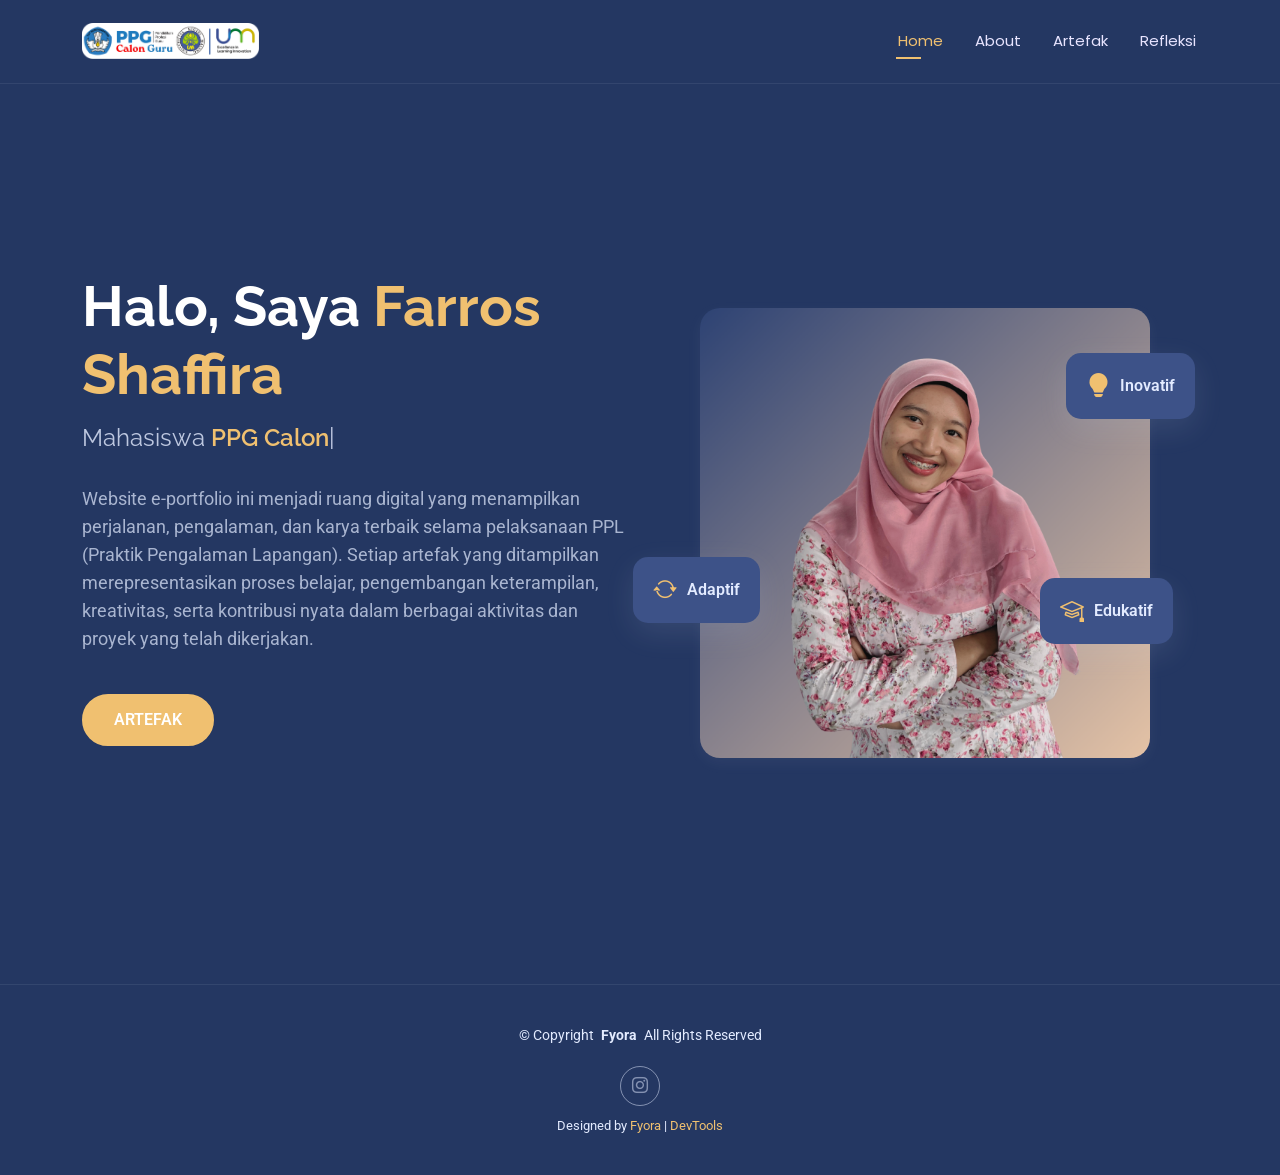
<file: index.html>
<!doctype html>
<html lang="en">
  <head>
    <meta charset="utf-8" />
    <meta content="width=device-width, initial-scale=1.0" name="viewport" />
    <title>E-PORTOFOLIO</title>
    <meta name="description" content="" />
    <meta name="keywords" content="" />

    <!-- Favicons -->
    <link href="assets/img/logo um.png" rel="icon" />
    <link href="assets/img/logo um.png" rel="apple-touch-icon" />

    <!-- Fonts -->
    <link href="https://fonts.googleapis.com" rel="preconnect" />
    <link href="https://fonts.gstatic.com" rel="preconnect" crossorigin />
    <link
      href="https://fonts.googleapis.com/css2?family=Roboto:ital,wght@0,100;0,300;0,400;0,500;0,700;0,900;1,100;1,300;1,400;1,500;1,700;1,900&family=Poppins:ital,wght@0,100;0,200;0,300;0,400;0,500;0,600;0,700;0,800;0,900;1,100;1,200;1,300;1,400;1,500;1,600;1,700;1,800;1,900&family=Raleway:ital,wght@0,100;0,200;0,300;0,400;0,500;0,600;0,700;0,800;0,900;1,100;1,200;1,300;1,400;1,500;1,600;1,700;1,800;1,900&display=swap"
      rel="stylesheet"
    />

    <!-- Vendor CSS Files -->
    <link
      href="assets/vendor/bootstrap/css/bootstrap.min.css"
      rel="stylesheet"
    />
    <link
      href="assets/vendor/bootstrap-icons/bootstrap-icons.css"
      rel="stylesheet"
    />
    <link href="assets/vendor/aos/aos.css" rel="stylesheet" />
    <link href="assets/vendor/swiper/swiper-bundle.min.css" rel="stylesheet" />
    <link
      href="assets/vendor/glightbox/css/glightbox.min.css"
      rel="stylesheet"
    />

    <!-- Main CSS File -->
    <link href="assets/css/main.css" rel="stylesheet" />

    <!-- =======================================================
  * Template Name: FolioOne
  * Template URL: https://bootstrapmade.com/folioone-bootstrap-portfolio-website-template/
  * Updated: Aug 23 2025 with Bootstrap v5.3.7
  * Author: BootstrapMade.com
  * License: https://bootstrapmade.com/license/
  ======================================================== -->
  </head>

  <body class="index-page">
    <header
      id="header"
      class="header d-flex align-items-center light-background sticky-top"
    >
      <div
        class="container position-relative d-flex align-items-center justify-content-between"
      >
        <a
          href="index.html"
          class="logo d-flex align-items-center me-auto me-xl-0"
        >
          <img src="assets/img/profile/logo navbar3.png" alt="" />
        </a>

        <nav id="navmenu" class="navmenu">
          <ul>
            <li><a href="index.html" class="active">Home</a></li>
            <li><a href="about.html">About</a></li>
            <li><a href="portfolio.html">Artefak</a></li>
            <li><a href="refleksi.html">Refleksi</a></li>
          </ul>
          <i class="mobile-nav-toggle d-xl-none bi bi-list"></i>
        </nav>
      </div>
    </header>

    <main class="main">
      <!-- Hero Section -->
      <section id="hero" class="hero section">
        <div class="container" data-aos="fade-up" data-aos-delay="100">
          <div class="row gy-4 align-items-center">
            <div class="col-lg-6 order-2 order-lg-1">
              <div class="hero-content">
                <h1 data-aos="fade-up" data-aos-delay="200">
                  Halo, Saya <span class="highlight">Farros Shaffira</span>
                </h1>
                <h2 data-aos="fade-up" data-aos-delay="300">
                  Mahasiswa
                  <span
                    class="typed"
                    data-typed-items="PPG Calon Guru Bidang Informatika"
                  ></span>
                </h2>
                <p data-aos="fade-up" data-aos-delay="400">
                  Website e-portfolio ini menjadi ruang digital yang menampilkan
                  perjalanan, pengalaman, dan karya terbaik selama pelaksanaan
                  PPL (Praktik Pengalaman Lapangan). Setiap artefak yang
                  ditampilkan merepresentasikan proses belajar, pengembangan
                  keterampilan, kreativitas, serta kontribusi nyata dalam
                  berbagai aktivitas dan proyek yang telah dikerjakan.
                </p>
                <div
                  class="hero-actions"
                  data-aos="fade-up"
                  data-aos-delay="500"
                >
                  <a href="portfolio.html" class="btn btn-primary">ARTEFAK</a>
                </div>
              </div>
            </div>
            <div class="col-lg-6 order-1 order-lg-2">
              <div class="hero-image" data-aos="zoom-in" data-aos-delay="300">
                <div class="image-wrapper">
                  <img
                    src="assets/img/profile/PPFix.png"
                    alt="Sarah Mitchell"
                    class="img-fluid"
                  />
                  <div class="floating-elements">
                    <div
                      class="floating-card design"
                      data-aos="fade-left"
                      data-aos-delay="700"
                    >
                      <i class="bi bi-lightbulb-fill"></i>
                      <span>Inovatif</span>
                    </div>
                    <div
                      class="floating-card code"
                      data-aos="fade-right"
                      data-aos-delay="800"
                    >
                      <i class="bi bi-arrow-repeat"></i>
                      <span>Adaptif</span>
                    </div>
                    <div
                      class="floating-card creativity"
                      data-aos="fade-up"
                      data-aos-delay="900"
                    >
                      <i class="bi bi-mortarboard"></i>
                      <span>Edukatif</span>
                    </div>
                  </div>
                </div>
              </div>
            </div>
          </div>
        </div>
      </section>
      <!-- /Hero Section -->
    </main>

    <footer id="footer" class="footer">
      <div class="container">
        <div class="copyright text-center">
          <p>
            © <span>Copyright</span>
            <strong class="px-1 sitename">Fyora</strong>
            <span>All Rights Reserved<br /></span>
          </p>
        </div>
        <div class="social-links d-flex justify-content-center">
          <a href="https://www.instagram.com/farrosfira/" target="_blank"
            ><i class="bi bi-instagram"></i
          ></a>
        </div>
        <div class="credits">
          <!-- All the links in the footer should remain intact. -->
          <!-- You can delete the links only if you've purchased the pro version. -->
          <!-- Licensing information: https://bootstrapmade.com/license/ -->
          <!-- Purchase the pro version with working PHP/AJAX contact form: [buy-url] -->
          Designed by <a href="https://bootstrapmade.com/">Fyora</a> |
          <a href="https://bootstrapmade.com/tools/">DevTools</a>
        </div>
      </div>
    </footer>

    <!-- Scroll Top -->
    <a
      href="#"
      id="scroll-top"
      class="scroll-top d-flex align-items-center justify-content-center"
      ><i class="bi bi-arrow-up-short"></i
    ></a>

    <!-- Preloader -->
    <div id="preloader"></div>

    <!-- Vendor JS Files -->
    <script src="assets/vendor/bootstrap/js/bootstrap.bundle.min.js"></script>
    <script src="assets/vendor/php-email-form/validate.js"></script>
    <script src="assets/vendor/aos/aos.js"></script>
    <script src="assets/vendor/typed.js/typed.umd.js"></script>
    <script src="assets/vendor/waypoints/noframework.waypoints.js"></script>
    <script src="assets/vendor/purecounter/purecounter_vanilla.js"></script>
    <script src="assets/vendor/swiper/swiper-bundle.min.js"></script>
    <script src="assets/vendor/imagesloaded/imagesloaded.pkgd.min.js"></script>
    <script src="assets/vendor/isotope-layout/isotope.pkgd.min.js"></script>
    <script src="assets/vendor/glightbox/js/glightbox.min.js"></script>

    <!-- Main JS File -->
    <script src="assets/js/main.js"></script>
  </body>
</html>
</file>
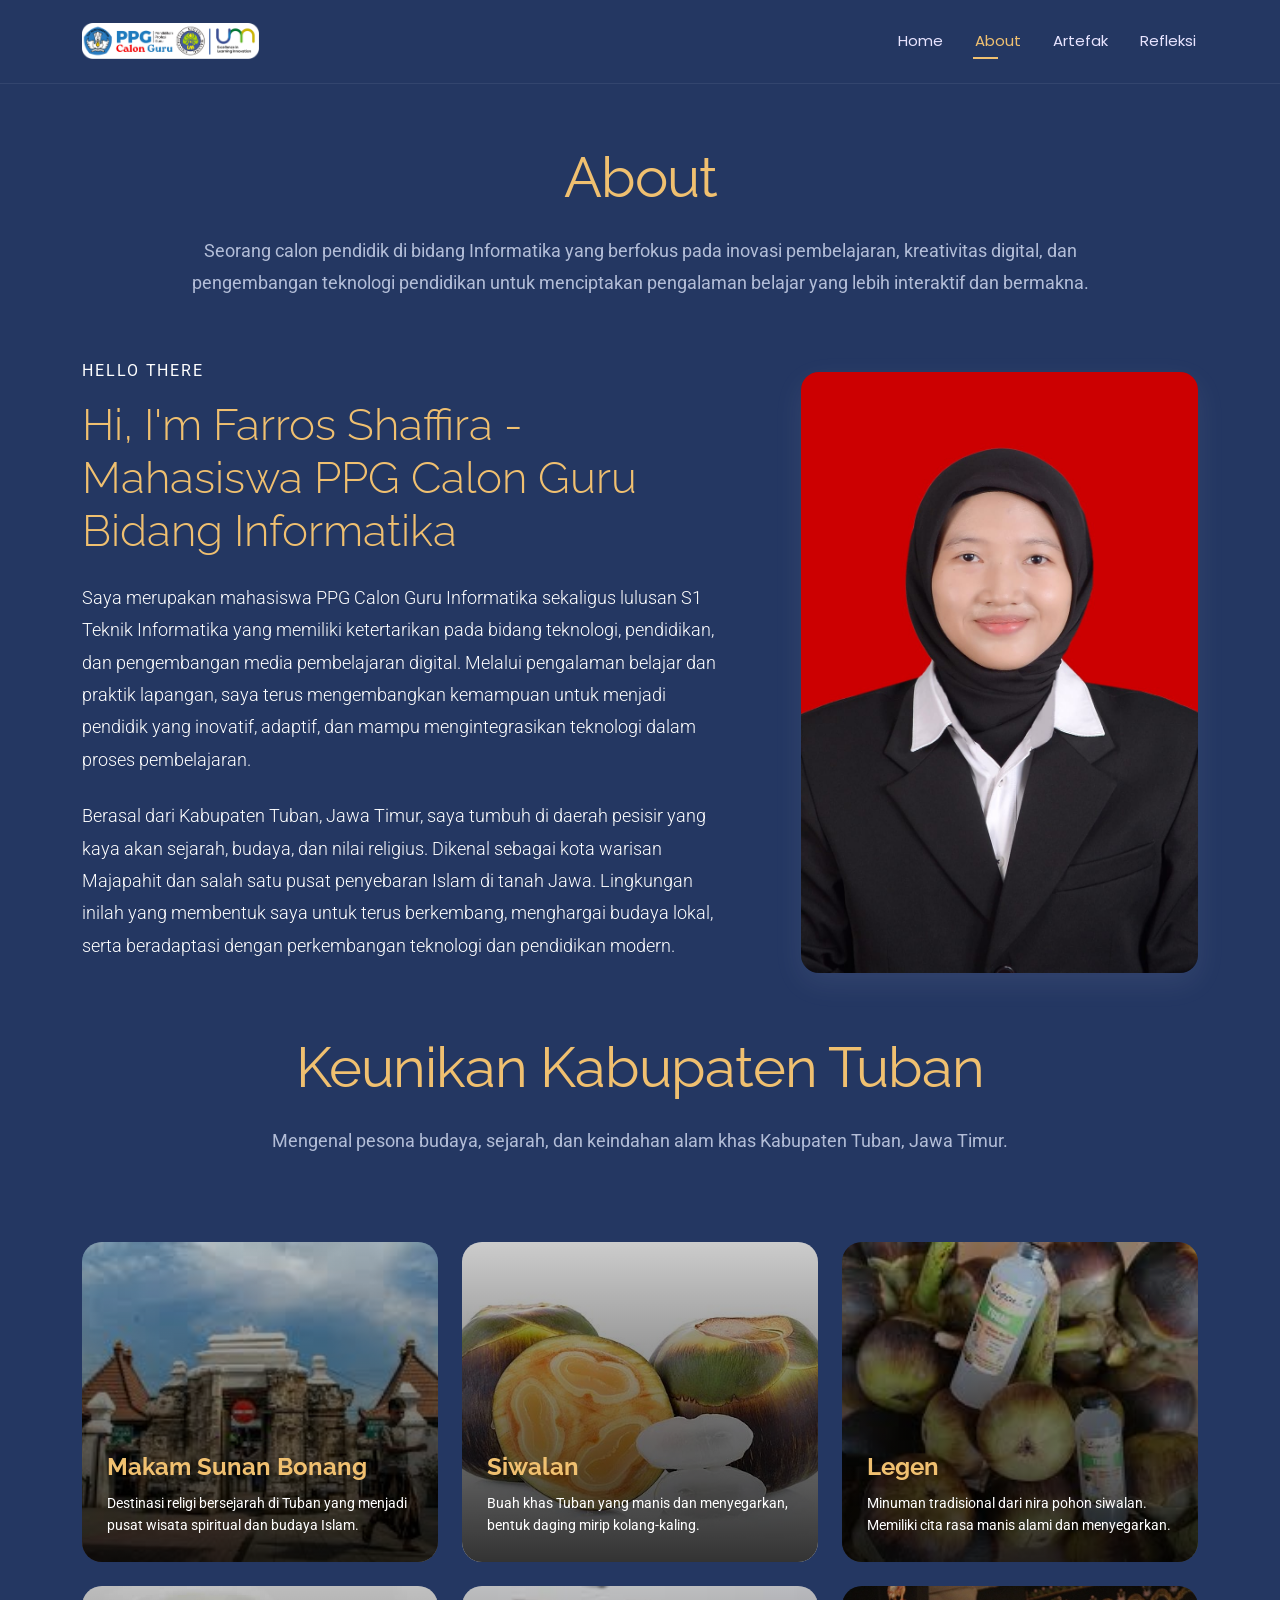
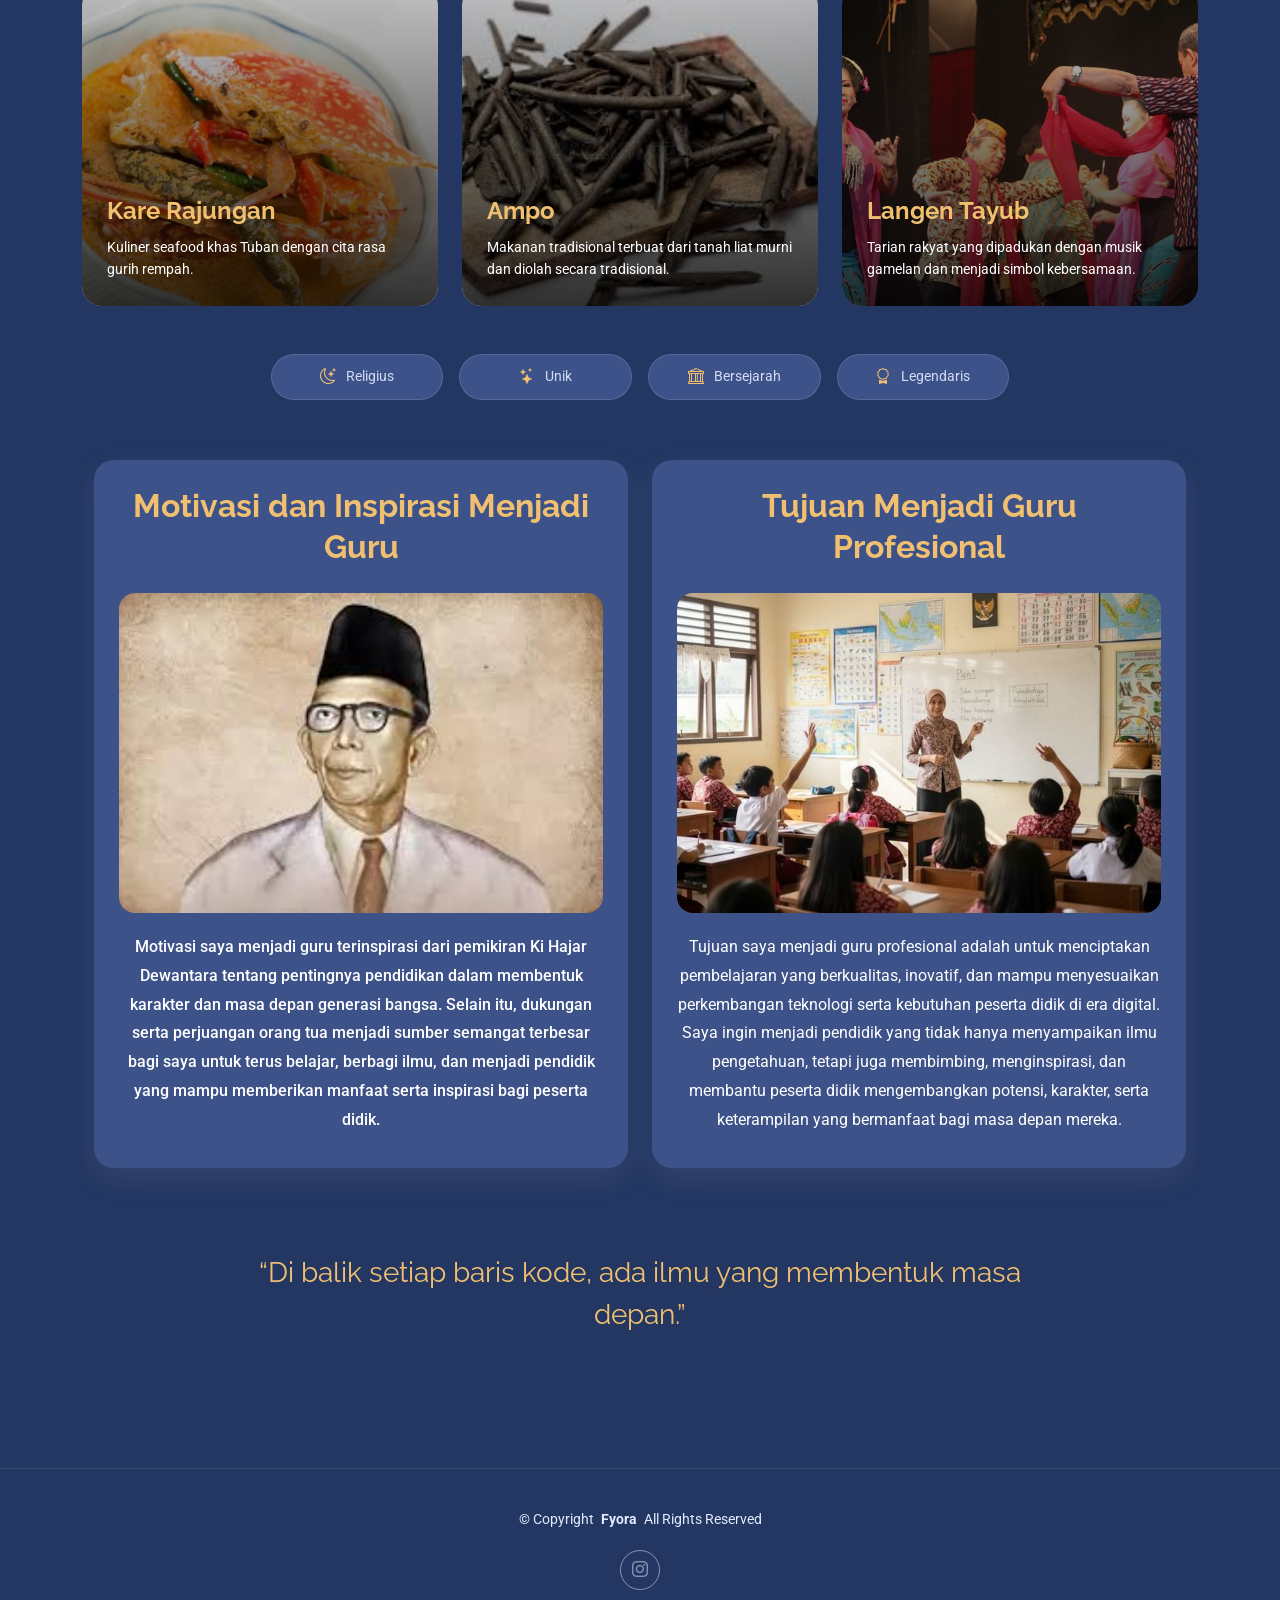
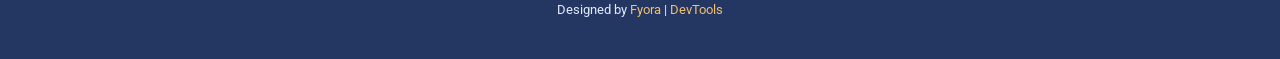
<file: about.html>
<!doctype html>
<html lang="en">
  <head>
    <meta charset="utf-8" />
    <meta content="width=device-width, initial-scale=1.0" name="viewport" />
    <title>About - Farros Shaffira</title>
    <meta name="description" content="" />
    <meta name="keywords" content="" />

    <!-- Favicons -->
    <link href="assets/img/logo um.png" rel="icon" />
    <link href="assets/img/logo um.png" rel="apple-touch-icon" />

    <!-- Fonts -->
    <link href="https://fonts.googleapis.com" rel="preconnect" />
    <link href="https://fonts.gstatic.com" rel="preconnect" crossorigin />
    <link
      href="https://fonts.googleapis.com/css2?family=Roboto:ital,wght@0,100;0,300;0,400;0,500;0,700;0,900;1,100;1,300;1,400;1,500;1,700;1,900&family=Poppins:ital,wght@0,100;0,200;0,300;0,400;0,500;0,600;0,700;0,800;0,900;1,100;1,200;1,300;1,400;1,500;1,600;1,700;1,800;1,900&family=Raleway:ital,wght@0,100;0,200;0,300;0,400;0,500;0,600;0,700;0,800;0,900;1,100;1,200;1,300;1,400;1,500;1,600;1,700;1,800;1,900&display=swap"
      rel="stylesheet"
    />

    <!-- Vendor CSS Files -->
    <link
      href="assets/vendor/bootstrap/css/bootstrap.min.css"
      rel="stylesheet"
    />
    <link
      href="assets/vendor/bootstrap-icons/bootstrap-icons.css"
      rel="stylesheet"
    />
    <link href="assets/vendor/aos/aos.css" rel="stylesheet" />
    <link href="assets/vendor/swiper/swiper-bundle.min.css" rel="stylesheet" />
    <link
      href="assets/vendor/glightbox/css/glightbox.min.css"
      rel="stylesheet"
    />

    <!-- Main CSS File -->
    <link href="assets/css/main.css" rel="stylesheet" />

    <!-- =======================================================
  * Template Name: FolioOne
  * Template URL: https://bootstrapmade.com/folioone-bootstrap-portfolio-website-template/
  * Updated: Aug 23 2025 with Bootstrap v5.3.7
  * Author: BootstrapMade.com
  * License: https://bootstrapmade.com/license/
  ======================================================== -->
  </head>

  <body class="about-page">
    <header
      id="header"
      class="header d-flex align-items-center light-background sticky-top"
    >
      <div
        class="container position-relative d-flex align-items-center justify-content-between"
      >
        <a href="index.html" class="logo d-flex align-items-center me-auto me-xl-0">
      <img src="assets/img/profile/logo navbar3.png" alt="">
    </a>

        <nav id="navmenu" class="navmenu">
          <ul>
            <li><a href="index.html">Home</a></li>
            <li><a href="about.html" class="active">About</a></li>
            <li><a href="portfolio.html">Artefak</a></li>
            <li><a href="refleksi.html">Refleksi</a></li>
          </ul>
          <i class="mobile-nav-toggle d-xl-none bi bi-list"></i>
        </nav>
        </div>
      </div>
    </header>

    <main class="main">
      <!-- About Section -->
      <section id="about" class="about section">
        <!-- Section Title -->
        <div class="container section-title" data-aos="fade-up">
          <h2>About</h2>
          <p>
            Seorang calon pendidik di bidang Informatika yang berfokus pada
            inovasi pembelajaran, kreativitas digital, dan pengembangan
            teknologi pendidikan untuk menciptakan pengalaman belajar yang lebih
            interaktif dan bermakna.
          </p>
        </div>
        <!-- End Section Title -->

        <div class="container" data-aos="fade-up" data-aos-delay="100">
          <!-- Intro + Photo -->
          <div class="row align-items-center justify-content-between gy-5 mb-5">
            <div class="col-lg-7" data-aos="fade-right" data-aos-delay="150">
              <div class="intro-content">
                <span class="eyebrow">Hello there</span>
                <h2 class="headline">
                  Hi, I'm Farros Shaffira - Mahasiswa PPG Calon Guru Bidang
                  Informatika
                </h2>
                <p class="lead">
                  Saya merupakan mahasiswa PPG Calon Guru Informatika sekaligus
                  lulusan S1 Teknik Informatika yang memiliki ketertarikan pada
                  bidang teknologi, pendidikan, dan pengembangan media
                  pembelajaran digital. Melalui pengalaman belajar dan praktik
                  lapangan, saya terus mengembangkan kemampuan untuk menjadi
                  pendidik yang inovatif, adaptif, dan mampu mengintegrasikan
                  teknologi dalam proses pembelajaran.
                </p>
                <p class="lead">
                  Berasal dari Kabupaten Tuban, Jawa Timur, saya tumbuh di
                  daerah pesisir yang kaya akan sejarah, budaya, dan nilai
                  religius. Dikenal sebagai kota warisan Majapahit dan salah
                  satu pusat penyebaran Islam di tanah Jawa. Lingkungan inilah
                  yang membentuk saya untuk terus berkembang, menghargai budaya
                  lokal, serta beradaptasi dengan perkembangan teknologi dan
                  pendidikan modern.
                </p>
              </div>
            </div>

            <div class="col-lg-5" data-aos="zoom-in" data-aos-delay="250">
              <figure class="profile-figure text-center text-lg-end">
                <img
                  src="assets/img/profile/pas foto.jpeg"
                  alt="Portrait of Alex"
                  class="img-fluid profile-photo"
                />
              </figure>
            </div>
          </div>
          <!-- End Intro + Photo -->

          <!-- Region Grid -->
          <div class="mb-5">
            <!-- Judul Section -->
            <div class="section-title mb-4" data-aos="fade-up">
              <h2>Keunikan Kabupaten Tuban</h2>
              <p>
                Mengenal pesona budaya, sejarah, dan keindahan alam khas
                Kabupaten Tuban, Jawa Timur.
              </p>
            </div>
            <div class="row g-4">
              <!-- Card 1 -->
              <div class="col-md-4" data-aos="fade-up" data-aos-delay="120">
                <div
                  class="region-card"
                  style="
                    background-image: url(&quot;assets/img/khastuban/sunan\ bonang.jpg&quot;);
                  "
                >
                  <div class="overlay"></div>

                  <div class="content">
                    <h3>Makam Sunan Bonang</h3>
                    <p>
                      Destinasi religi bersejarah di Tuban yang menjadi pusat
                      wisata spiritual dan budaya Islam.
                    </p>
                  </div>
                </div>
              </div>

              <!-- Card 2 -->
              <div class="col-md-4" data-aos="fade-up" data-aos-delay="180">
                <div
                  class="region-card"
                  style="
                    background-image: url(&quot;assets/img/khastuban/siwalan.jpg&quot;);
                  "
                >
                  <div class="overlay"></div>

                  <div class="content">
                    <h3>Siwalan</h3>
                    <p>
                      Buah khas Tuban yang manis dan menyegarkan, bentuk daging
                      mirip kolang-kaling.
                    </p>
                  </div>
                </div>
              </div>

              <!-- Card 3 -->
              <div class="col-md-4" data-aos="fade-up" data-aos-delay="240">
                <div
                  class="region-card"
                  style="
                    background-image: url(&quot;assets/img/khastuban/legen.jpg&quot;);
                  "
                >
                  <div class="overlay"></div>

                  <div class="content">
                    <h3>Legen</h3>
                    <p>
                      Minuman tradisional dari nira pohon siwalan. Memiliki cita
                      rasa manis alami dan menyegarkan.
                    </p>
                  </div>
                </div>
              </div>

              <!-- Card 4 -->
              <div class="col-md-4" data-aos="fade-up" data-aos-delay="240">
                <div
                  class="region-card"
                  style="
                    background-image: url(&quot;assets/img/khastuban/kare\ rajungan.jpg&quot;);
                  "
                >
                  <div class="overlay"></div>

                  <div class="content">
                    <h3>Kare Rajungan</h3>
                    <p>
                      Kuliner seafood khas Tuban dengan cita rasa gurih rempah.
                    </p>
                  </div>
                </div>
              </div>

              <!-- Card 5 -->
              <div class="col-md-4" data-aos="fade-up" data-aos-delay="240">
                <div
                  class="region-card"
                  style="
                    background-image: url(&quot;assets/img/khastuban/ampo.jpg&quot;);
                  "
                >
                  <div class="overlay"></div>

                  <div class="content">
                    <h3>Ampo</h3>
                    <p>
                      Makanan tradisional terbuat dari tanah liat murni dan
                      diolah secara tradisional.
                    </p>
                  </div>
                </div>
              </div>

              <!-- Card 6 -->
              <div class="col-md-4" data-aos="fade-up" data-aos-delay="240">
                <div
                  class="region-card"
                  style="
                    background-image: url(&quot;assets/img/khastuban/sindir.jpg&quot;);
                  "
                >
                  <div class="overlay"></div>

                  <div class="content">
                    <h3>Langen Tayub</h3>
                    <p>
                      Tarian rakyat yang dipadukan dengan musik gamelan dan
                      menjadi simbol kebersamaan.
                    </p>
                  </div>
                </div>
              </div>
            </div>
          </div>
          <!-- End Region Grid -->

          <!-- Fun Facts -->
          <div class="row g-3 justify-content-center">
            <div
              class="col-6 col-md-3 col-lg-2"
              data-aos="zoom-in"
              data-aos-delay="120"
            >
              <div class="fact-pill">
                <i class="bi bi-moon-stars"></i>
                <span>Religius</span>
              </div>
            </div>
            <div
              class="col-6 col-md-3 col-lg-2"
              data-aos="zoom-in"
              data-aos-delay="160"
            >
              <div class="fact-pill">
                <i class="bi bi-stars"></i>
                <span>Unik</span>
              </div>
            </div>
            <div
              class="col-6 col-md-3 col-lg-2"
              data-aos="zoom-in"
              data-aos-delay="200"
            >
              <div class="fact-pill">
                <i class="bi bi-bank"></i>
                <span>Bersejarah</span>
              </div>
            </div>
            <div
              class="col-6 col-md-3 col-lg-2"
              data-aos="zoom-in"
              data-aos-delay="240"
            >
              <div class="fact-pill">
                <i class="bi bi-award"></i>
                <span>Legendaris</span>
              </div>
            </div>
          </div>
          <!-- End Fun Facts -->

          <!-- Motivation & Tujuan -->
          <section class="motivation-section">
            <div class="container">
              <div class="row g-4">
                <!-- Card 1 -->
                <div class="col-md-6">
                  <div class="info-card h2">
                    <h2>Motivasi dan Inspirasi Menjadi Guru</h2>

                    <div class="card-image">
                      <img src="assets/img/motivasitujuan/ki hajar dewantara.jpg" alt="Motivasi Guru" />
                    </div>

                    <p>
                      Motivasi saya menjadi guru terinspirasi dari pemikiran Ki
                      Hajar Dewantara tentang pentingnya pendidikan dalam
                      membentuk karakter dan masa depan generasi bangsa. Selain
                      itu, dukungan serta perjuangan orang tua menjadi sumber
                      semangat terbesar bagi saya untuk terus belajar, berbagi
                      ilmu, dan menjadi pendidik yang mampu memberikan manfaat
                      serta inspirasi bagi peserta didik.
                    </p>
                  </div>
                </div>

                <!-- Card 2 -->
                <div class="col-md-6">
                  <div class="info-card">
                    <h2>Tujuan Menjadi Guru Profesional</h2>

                    <div class="card-image">
                      <img src="assets/img/motivasitujuan/guru profesional.jpg" alt="Tujuan Guru" />
                    </div>

                    <p>
                      Tujuan saya menjadi guru profesional adalah untuk
                      menciptakan pembelajaran yang berkualitas, inovatif, dan
                      mampu menyesuaikan perkembangan teknologi serta kebutuhan
                      peserta didik di era digital. Saya ingin menjadi pendidik
                      yang tidak hanya menyampaikan ilmu pengetahuan, tetapi
                      juga membimbing, menginspirasi, dan membantu peserta didik
                      mengembangkan potensi, karakter, serta keterampilan yang
                      bermanfaat bagi masa depan mereka.
                    </p>
                  </div>
                </div>
              </div>
            </div>
          </section>
          <!-- End Motivation & Tujuan -->

          <!-- Quote -->
          <blockquote
            class="personal-quote text-center mb-5"
            data-aos="fade-down"
            data-aos-delay="200"
          >
            <p><strong>
              “Di balik setiap baris kode, ada ilmu yang membentuk masa depan.”
            </strong></p>
          </blockquote>
          <!-- End Quote -->
        </div>
      </section>
      <!-- /About Section -->
    </main>

    <footer id="footer" class="footer">
      <div class="container">
        <div class="copyright text-center">
          <p>
            © <span>Copyright</span>
            <strong class="px-1 sitename">Fyora</strong>
            <span>All Rights Reserved<br /></span>
          </p>
        </div>
        <div class="social-links d-flex justify-content-center">
          <a href="https://www.instagram.com/farrosfira/" target="_blank"
            ><i class="bi bi-instagram"></i
          ></a>
        </div>
        <div class="credits">
          <!-- All the links in the footer should remain intact. -->
          <!-- You can delete the links only if you've purchased the pro version. -->
          <!-- Licensing information: https://bootstrapmade.com/license/ -->
          <!-- Purchase the pro version with working PHP/AJAX contact form: [buy-url] -->
          Designed by <a href="https://bootstrapmade.com/">Fyora</a> |
          <a href="https://bootstrapmade.com/tools/">DevTools</a>
        </div>
      </div>
    </footer>

    <!-- Scroll Top -->
    <a
      href="#"
      id="scroll-top"
      class="scroll-top d-flex align-items-center justify-content-center"
      ><i class="bi bi-arrow-up-short"></i
    ></a>

    <!-- Preloader -->
    <div id="preloader"></div>

    <!-- Vendor JS Files -->
    <script src="assets/vendor/bootstrap/js/bootstrap.bundle.min.js"></script>
    <script src="assets/vendor/php-email-form/validate.js"></script>
    <script src="assets/vendor/aos/aos.js"></script>
    <script src="assets/vendor/typed.js/typed.umd.js"></script>
    <script src="assets/vendor/waypoints/noframework.waypoints.js"></script>
    <script src="assets/vendor/purecounter/purecounter_vanilla.js"></script>
    <script src="assets/vendor/swiper/swiper-bundle.min.js"></script>
    <script src="assets/vendor/imagesloaded/imagesloaded.pkgd.min.js"></script>
    <script src="assets/vendor/isotope-layout/isotope.pkgd.min.js"></script>
    <script src="assets/vendor/glightbox/js/glightbox.min.js"></script>

    <!-- Main JS File -->
    <script src="assets/js/main.js"></script>
  </body>
</html>
</file>
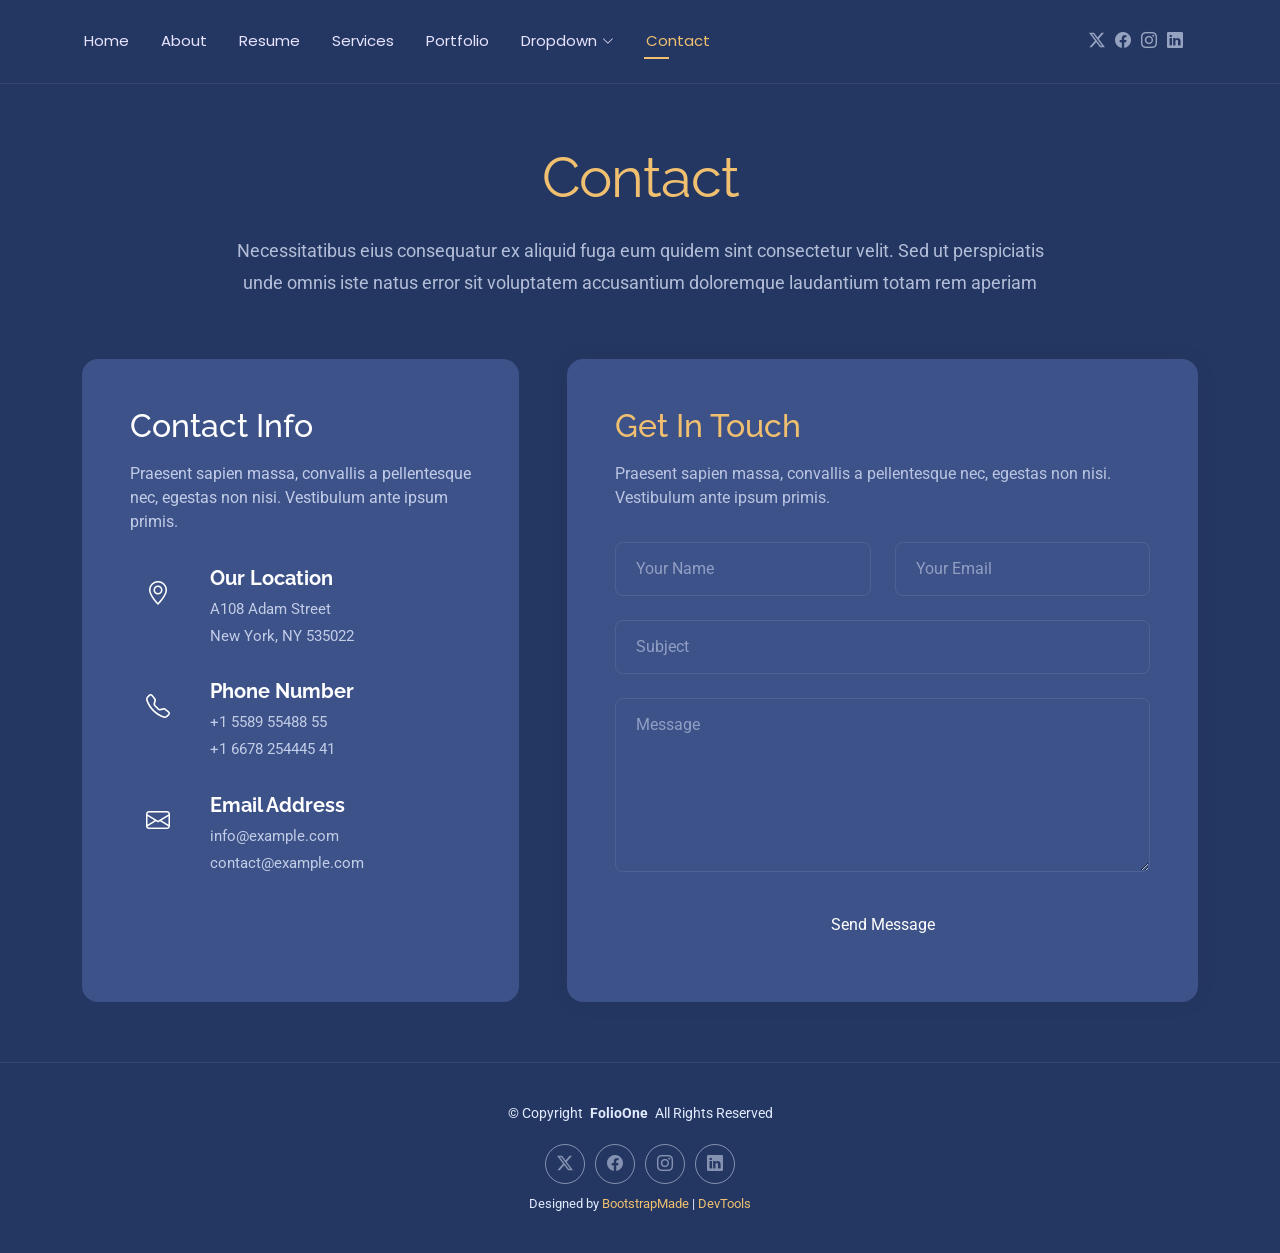
<file: contact.html>
<!DOCTYPE html>
<html lang="en">

<head>
  <meta charset="utf-8">
  <meta content="width=device-width, initial-scale=1.0" name="viewport">
  <title>Contact - FolioOne Bootstrap Template</title>
  <meta name="description" content="">
  <meta name="keywords" content="">

  <!-- Favicons -->
  <link href="assets/img/favicon.png" rel="icon">
  <link href="assets/img/apple-touch-icon.png" rel="apple-touch-icon">

  <!-- Fonts -->
  <link href="https://fonts.googleapis.com" rel="preconnect">
  <link href="https://fonts.gstatic.com" rel="preconnect" crossorigin>
  <link href="https://fonts.googleapis.com/css2?family=Roboto:ital,wght@0,100;0,300;0,400;0,500;0,700;0,900;1,100;1,300;1,400;1,500;1,700;1,900&family=Poppins:ital,wght@0,100;0,200;0,300;0,400;0,500;0,600;0,700;0,800;0,900;1,100;1,200;1,300;1,400;1,500;1,600;1,700;1,800;1,900&family=Raleway:ital,wght@0,100;0,200;0,300;0,400;0,500;0,600;0,700;0,800;0,900;1,100;1,200;1,300;1,400;1,500;1,600;1,700;1,800;1,900&display=swap" rel="stylesheet">

  <!-- Vendor CSS Files -->
  <link href="assets/vendor/bootstrap/css/bootstrap.min.css" rel="stylesheet">
  <link href="assets/vendor/bootstrap-icons/bootstrap-icons.css" rel="stylesheet">
  <link href="assets/vendor/aos/aos.css" rel="stylesheet">
  <link href="assets/vendor/swiper/swiper-bundle.min.css" rel="stylesheet">
  <link href="assets/vendor/glightbox/css/glightbox.min.css" rel="stylesheet">

  <!-- Main CSS File -->
  <link href="assets/css/main.css" rel="stylesheet">

  <!-- =======================================================
  * Template Name: FolioOne
  * Template URL: https://bootstrapmade.com/folioone-bootstrap-portfolio-website-template/
  * Updated: Aug 23 2025 with Bootstrap v5.3.7
  * Author: BootstrapMade.com
  * License: https://bootstrapmade.com/license/
  ======================================================== -->
</head>

<body class="contact-page">

  <header id="header" class="header d-flex align-items-center light-background sticky-top">
    <div class="container position-relative d-flex align-items-center justify-content-between">

      <!-- <a href="index.html" class="logo d-flex align-items-center me-auto me-xl-0">
      <img src="assets/img/logo.webp" alt="">
      <h1 class="sitename">FolioOne</h1> 
    </a> -->

      <nav id="navmenu" class="navmenu">
        <ul>
          <li><a href="index.html">Home</a></li>
          <li><a href="about.html">About</a></li>
          <li><a href="resume.html">Resume</a></li>
          <li><a href="services.html">Services</a></li>
          <li><a href="portfolio.html">Portfolio</a></li>
          <li class="dropdown"><a href="#"><span>Dropdown</span> <i class="bi bi-chevron-down toggle-dropdown"></i></a>
            <ul>
              <li><a href="#">Dropdown 1</a></li>
              <li class="dropdown"><a href="#"><span>Deep Dropdown</span> <i class="bi bi-chevron-down toggle-dropdown"></i></a>
                <ul>
                  <li><a href="#">Deep Dropdown 1</a></li>
                  <li><a href="#">Deep Dropdown 2</a></li>
                  <li><a href="#">Deep Dropdown 3</a></li>
                  <li><a href="#">Deep Dropdown 4</a></li>
                  <li><a href="#">Deep Dropdown 5</a></li>
                </ul>
              </li>
              <li><a href="#">Dropdown 2</a></li>
              <li><a href="#">Dropdown 3</a></li>
              <li><a href="#">Dropdown 4</a></li>
            </ul>
          </li>
          <li><a href="contact.html" class="active">Contact</a></li>
        </ul>
        <i class="mobile-nav-toggle d-xl-none bi bi-list"></i>
      </nav>

      <div class="header-social-links">
        <a href="#" class="twitter"><i class="bi bi-twitter-x"></i></a>
        <a href="#" class="facebook"><i class="bi bi-facebook"></i></a>
        <a href="#" class="instagram"><i class="bi bi-instagram"></i></a>
        <a href="#" class="linkedin"><i class="bi bi-linkedin"></i></a>
      </div>

    </div>
  </header>

  <main class="main">

    <!-- Contact Section -->
    <section id="contact" class="contact section">

      <!-- Section Title -->
      <div class="container section-title" data-aos="fade-up">
        <h2>Contact</h2>
        <p>Necessitatibus eius consequatur ex aliquid fuga eum quidem sint consectetur velit. Sed ut perspiciatis unde omnis iste natus error sit voluptatem accusantium doloremque laudantium totam rem aperiam</p>
      </div><!-- End Section Title -->

      <div class="container" data-aos="fade-up" data-aos-delay="100">

        <div class="row g-4 g-lg-5">
          <div class="col-lg-5">
            <div class="info-box" data-aos="fade-up" data-aos-delay="200">
              <h3>Contact Info</h3>
              <p>Praesent sapien massa, convallis a pellentesque nec, egestas non nisi. Vestibulum ante ipsum primis.</p>

              <div class="info-item" data-aos="fade-up" data-aos-delay="300">
                <div class="icon-box">
                  <i class="bi bi-geo-alt"></i>
                </div>
                <div class="content">
                  <h4>Our Location</h4>
                  <p>A108 Adam Street</p>
                  <p>New York, NY 535022</p>
                </div>
              </div>

              <div class="info-item" data-aos="fade-up" data-aos-delay="400">
                <div class="icon-box">
                  <i class="bi bi-telephone"></i>
                </div>
                <div class="content">
                  <h4>Phone Number</h4>
                  <p>+1 5589 55488 55</p>
                  <p>+1 6678 254445 41</p>
                </div>
              </div>

              <div class="info-item" data-aos="fade-up" data-aos-delay="500">
                <div class="icon-box">
                  <i class="bi bi-envelope"></i>
                </div>
                <div class="content">
                  <h4>Email Address</h4>
                  <p>info@example.com</p>
                  <p>contact@example.com</p>
                </div>
              </div>
            </div>
          </div>

          <div class="col-lg-7">
            <div class="contact-form" data-aos="fade-up" data-aos-delay="300">
              <h3>Get In Touch</h3>
              <p>Praesent sapien massa, convallis a pellentesque nec, egestas non nisi. Vestibulum ante ipsum primis.</p>

              <form action="forms/contact.php" method="post" class="php-email-form" data-aos="fade-up" data-aos-delay="200">
                <div class="row gy-4">

                  <div class="col-md-6">
                    <input type="text" name="name" class="form-control" placeholder="Your Name" required="">
                  </div>

                  <div class="col-md-6 ">
                    <input type="email" class="form-control" name="email" placeholder="Your Email" required="">
                  </div>

                  <div class="col-12">
                    <input type="text" class="form-control" name="subject" placeholder="Subject" required="">
                  </div>

                  <div class="col-12">
                    <textarea class="form-control" name="message" rows="6" placeholder="Message" required=""></textarea>
                  </div>

                  <div class="col-12 text-center">
                    <div class="loading">Loading</div>
                    <div class="error-message"></div>
                    <div class="sent-message">Your message has been sent. Thank you!</div>

                    <button type="submit" class="btn">Send Message</button>
                  </div>

                </div>
              </form>

            </div>
          </div>

        </div>

      </div>

    </section><!-- /Contact Section -->

  </main>

  <footer id="footer" class="footer">

    <div class="container">
      <div class="copyright text-center ">
        <p>© <span>Copyright</span> <strong class="px-1 sitename">FolioOne</strong> <span>All Rights Reserved<br></span></p>
      </div>
      <div class="social-links d-flex justify-content-center">
        <a href=""><i class="bi bi-twitter-x"></i></a>
        <a href=""><i class="bi bi-facebook"></i></a>
        <a href=""><i class="bi bi-instagram"></i></a>
        <a href=""><i class="bi bi-linkedin"></i></a>
      </div>
      <div class="credits">
        <!-- All the links in the footer should remain intact. -->
        <!-- You can delete the links only if you've purchased the pro version. -->
        <!-- Licensing information: https://bootstrapmade.com/license/ -->
        <!-- Purchase the pro version with working PHP/AJAX contact form: [buy-url] -->
        Designed by <a href="https://bootstrapmade.com/">BootstrapMade</a> | <a href="https://bootstrapmade.com/tools/">DevTools</a>
      </div>
    </div>

  </footer>

  <!-- Scroll Top -->
  <a href="#" id="scroll-top" class="scroll-top d-flex align-items-center justify-content-center"><i class="bi bi-arrow-up-short"></i></a>

  <!-- Preloader -->
  <div id="preloader"></div>

  <!-- Vendor JS Files -->
  <script src="assets/vendor/bootstrap/js/bootstrap.bundle.min.js"></script>
  <script src="assets/vendor/php-email-form/validate.js"></script>
  <script src="assets/vendor/aos/aos.js"></script>
  <script src="assets/vendor/typed.js/typed.umd.js"></script>
  <script src="assets/vendor/waypoints/noframework.waypoints.js"></script>
  <script src="assets/vendor/purecounter/purecounter_vanilla.js"></script>
  <script src="assets/vendor/swiper/swiper-bundle.min.js"></script>
  <script src="assets/vendor/imagesloaded/imagesloaded.pkgd.min.js"></script>
  <script src="assets/vendor/isotope-layout/isotope.pkgd.min.js"></script>
  <script src="assets/vendor/glightbox/js/glightbox.min.js"></script>

  <!-- Main JS File -->
  <script src="assets/js/main.js"></script>

</body>

</html>
</file>
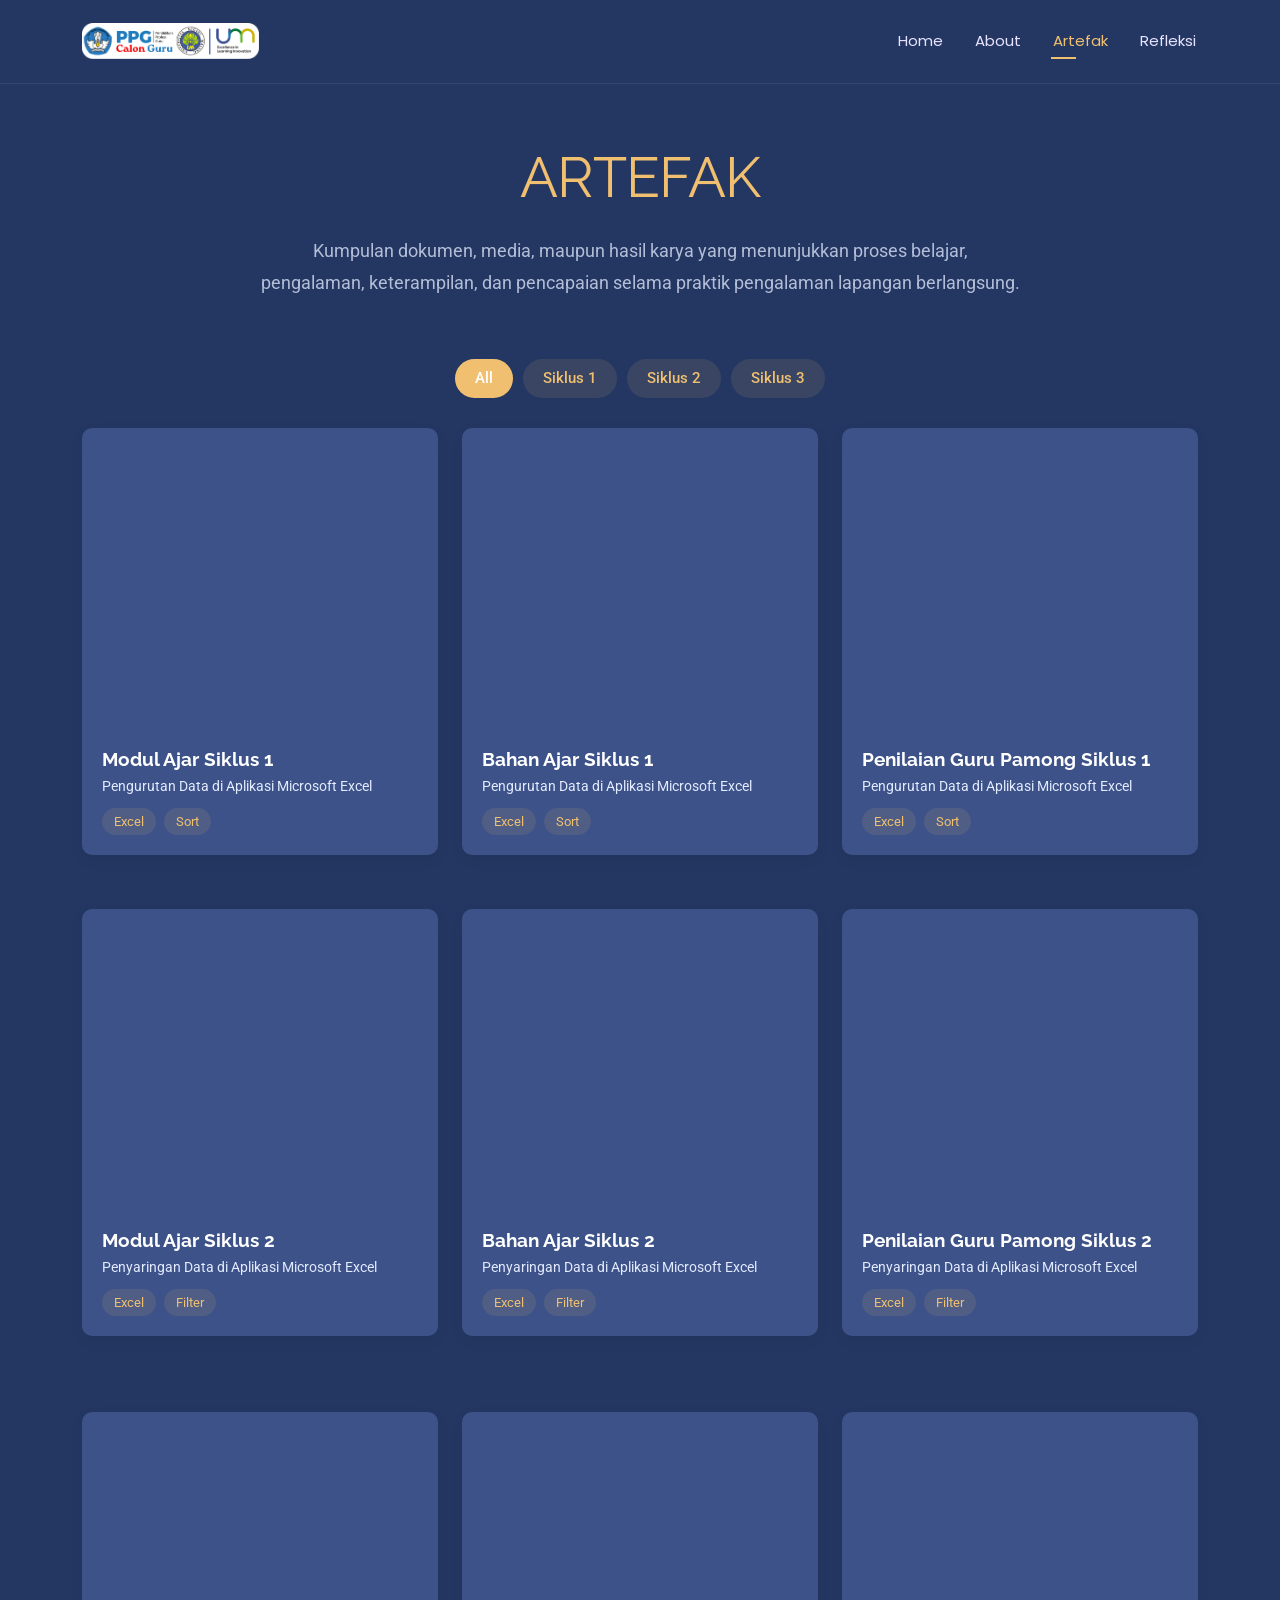
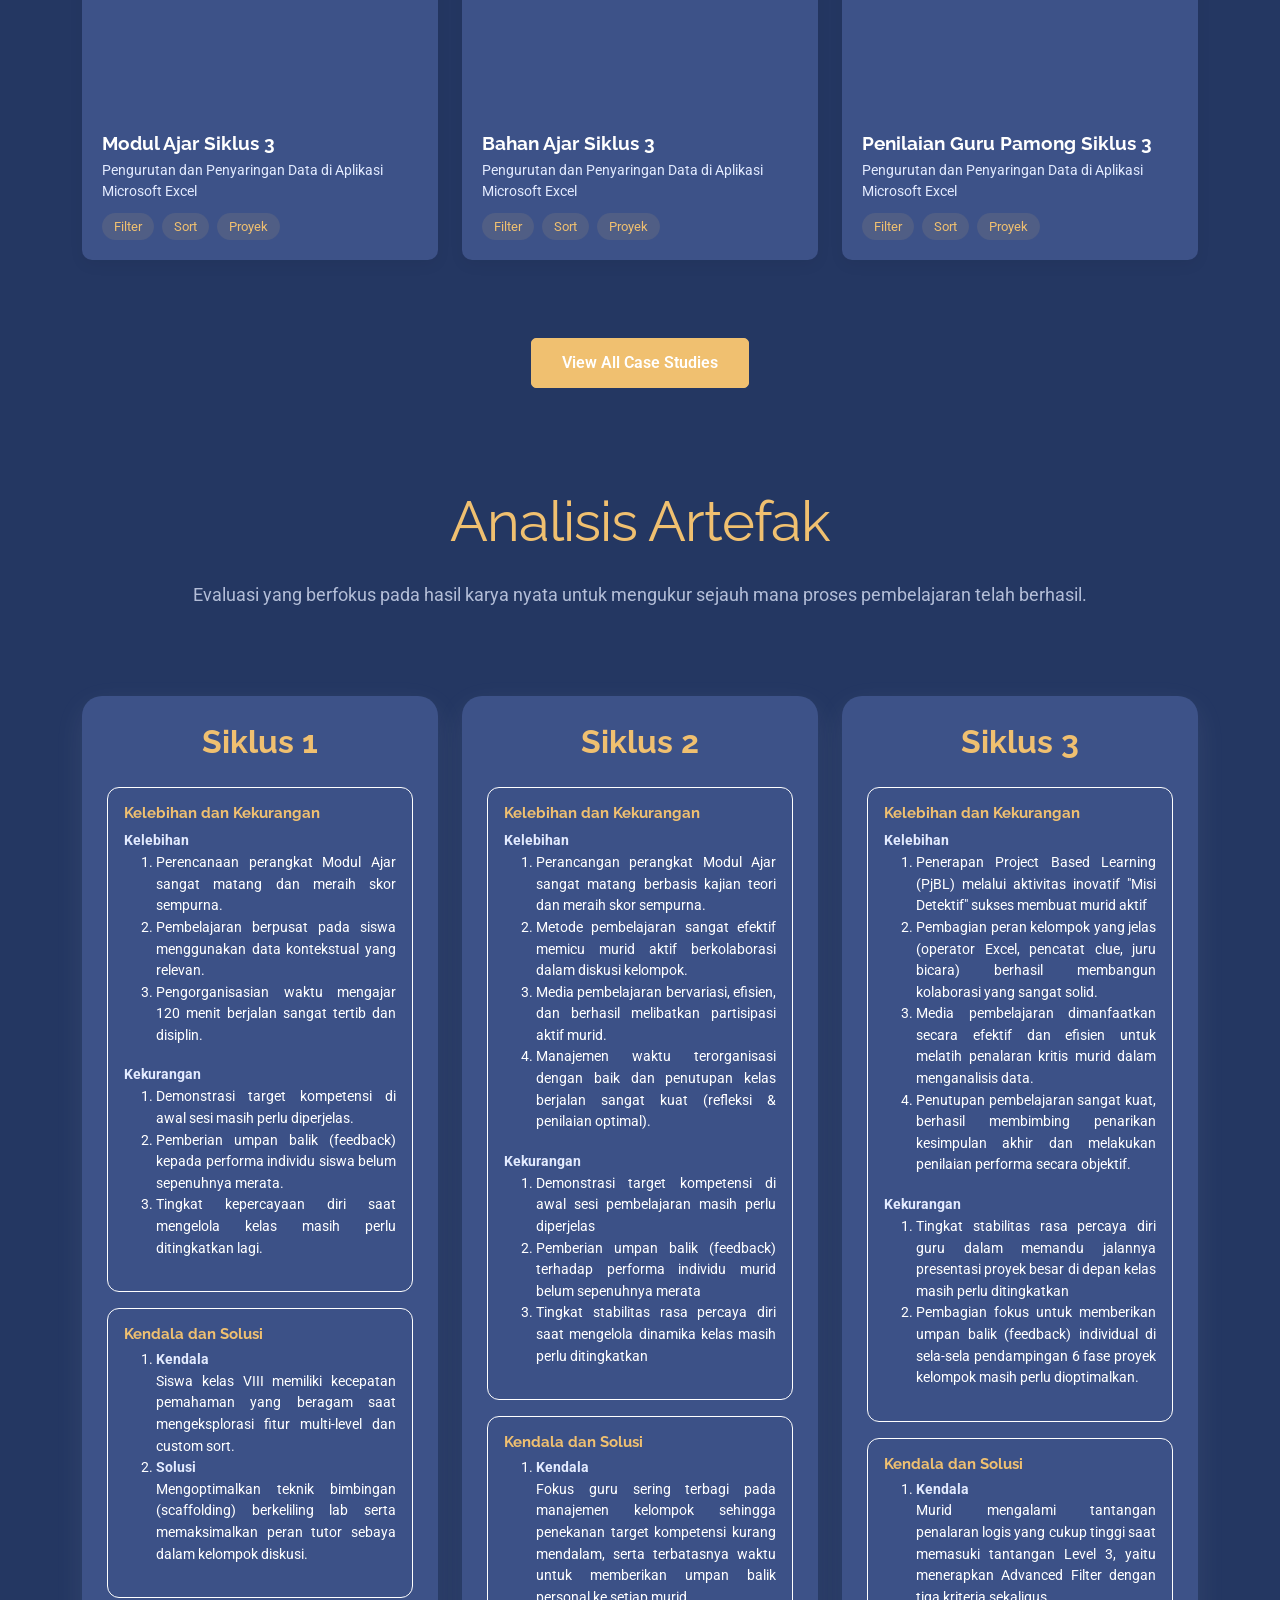
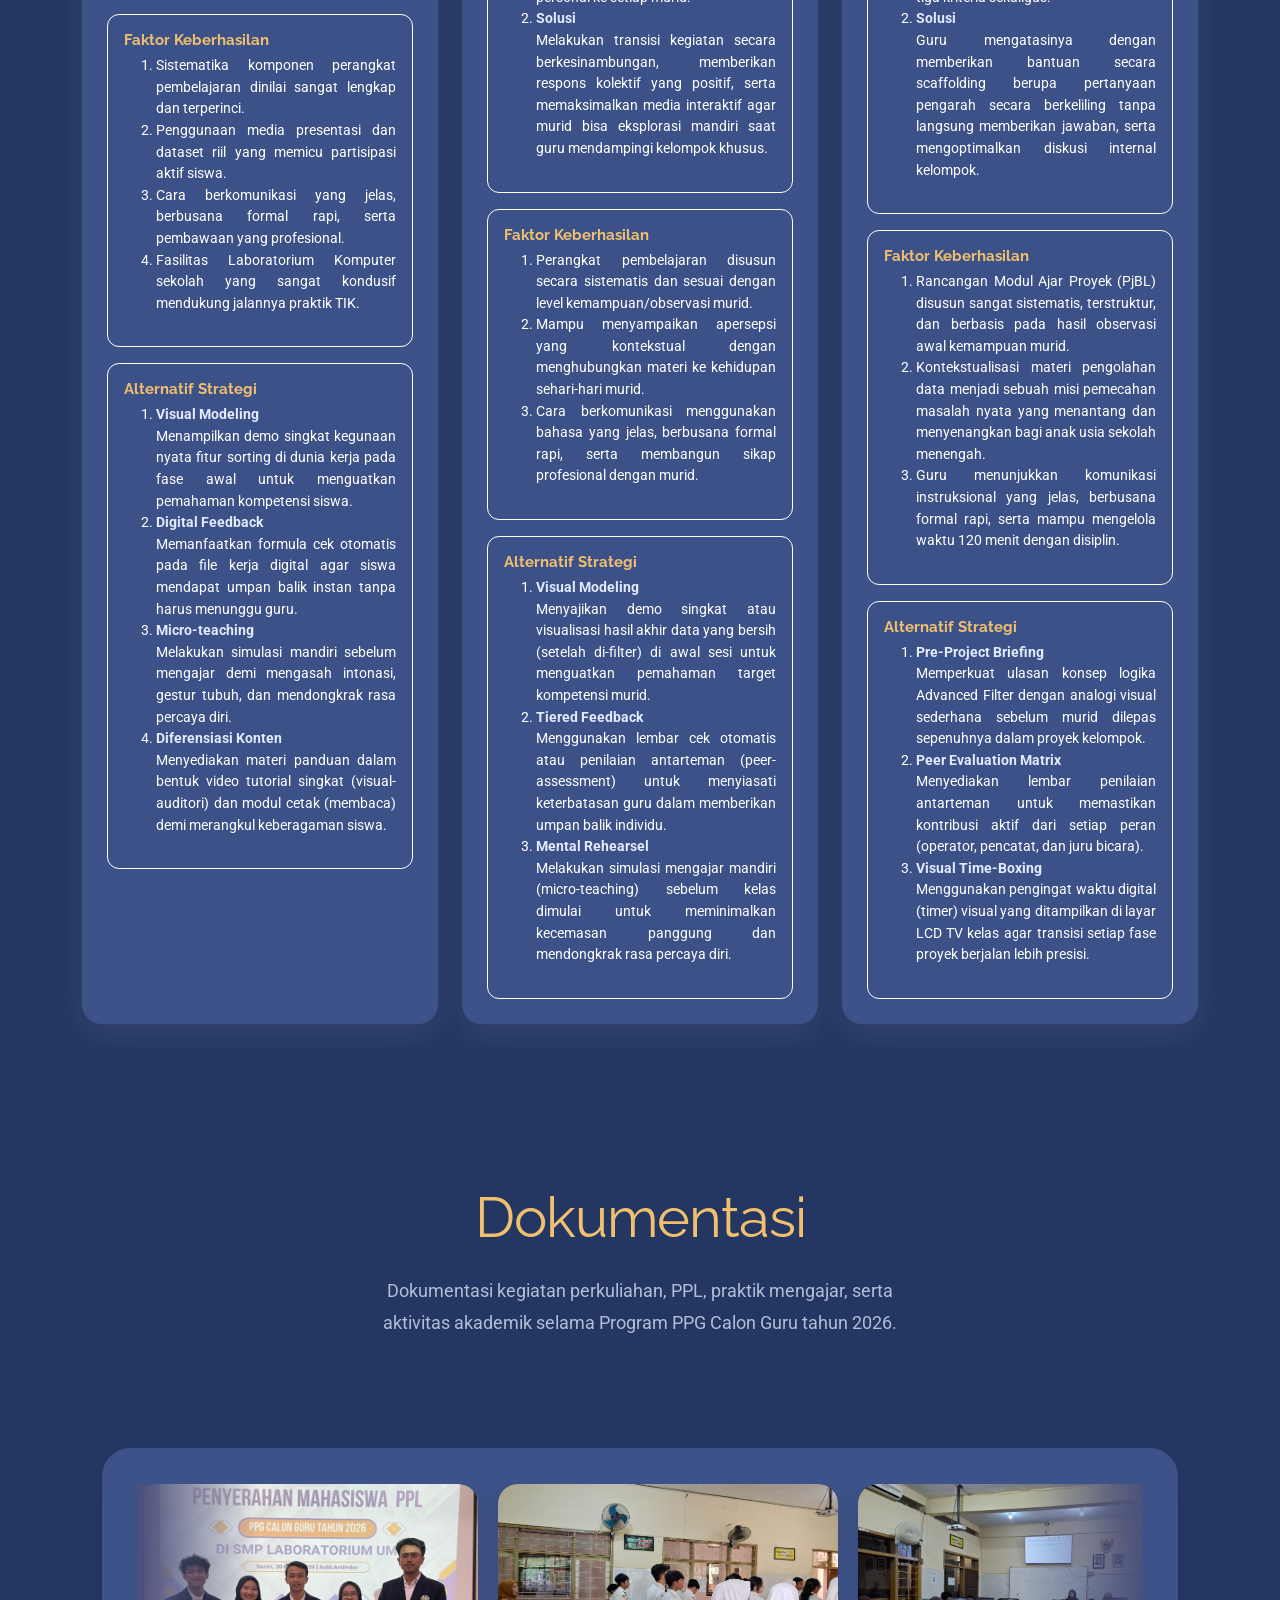
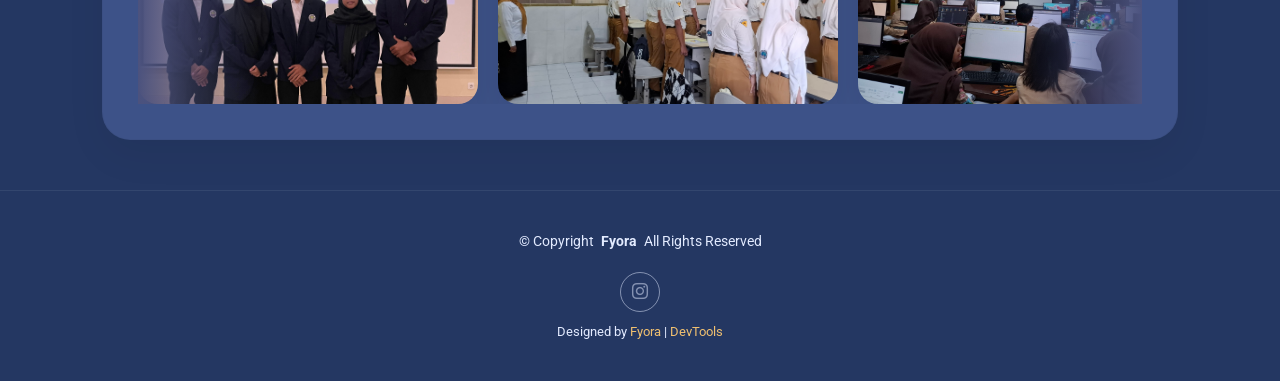
<file: portfolio.html>
<!doctype html>
<html lang="en">
  <head>
    <meta charset="utf-8" />
    <meta content="width=device-width, initial-scale=1.0" name="viewport" />
    <title>Portofolio - Farros Shaffira</title>
    <meta name="description" content="" />
    <meta name="keywords" content="" />

    <!-- Favicons -->
    <link href="assets/img/logo um.png" rel="icon" />
    <link href="assets/img/logo um.png" rel="apple-touch-icon" />

    <!-- Fonts -->
    <link href="https://fonts.googleapis.com" rel="preconnect" />
    <link href="https://fonts.gstatic.com" rel="preconnect" crossorigin />
    <link
      href="https://fonts.googleapis.com/css2?family=Roboto:ital,wght@0,100;0,300;0,400;0,500;0,700;0,900;1,100;1,300;1,400;1,500;1,700;1,900&family=Poppins:ital,wght@0,100;0,200;0,300;0,400;0,500;0,600;0,700;0,800;0,900;1,100;1,200;1,300;1,400;1,500;1,600;1,700;1,800;1,900&family=Raleway:ital,wght@0,100;0,200;0,300;0,400;0,500;0,600;0,700;0,800;0,900;1,100;1,200;1,300;1,400;1,500;1,600;1,700;1,800;1,900&display=swap"
      rel="stylesheet"
    />

    <!-- Vendor CSS Files -->
    <link
      href="assets/vendor/bootstrap/css/bootstrap.min.css"
      rel="stylesheet"
    />
    <link
      href="assets/vendor/bootstrap-icons/bootstrap-icons.css"
      rel="stylesheet"
    />
    <link href="assets/vendor/aos/aos.css" rel="stylesheet" />
    <link href="assets/vendor/swiper/swiper-bundle.min.css" rel="stylesheet" />
    <link
      href="assets/vendor/glightbox/css/glightbox.min.css"
      rel="stylesheet"
    />

    <!-- Main CSS File -->
    <link href="assets/css/main.css" rel="stylesheet" />

    <!-- =======================================================
  * Template Name: FolioOne
  * Template URL: https://bootstrapmade.com/folioone-bootstrap-portfolio-website-template/
  * Updated: Aug 23 2025 with Bootstrap v5.3.7
  * Author: BootstrapMade.com
  * License: https://bootstrapmade.com/license/
  ======================================================== -->
  </head>

  <body class="portfolio-page">
    <header
      id="header"
      class="header d-flex align-items-center light-background sticky-top"
    >
      <div
        class="container position-relative d-flex align-items-center justify-content-between"
      >
        <a
          href="index.html"
          class="logo d-flex align-items-center me-auto me-xl-0"
        >
          <img src="assets/img/profile/logo navbar3.png" alt="" />
        </a>

        <nav id="navmenu" class="navmenu">
          <ul>
            <li><a href="index.html">Home</a></li>
            <li><a href="about.html">About</a></li>
            <li><a href="portfolio.html" class="active">Artefak</a></li>
            <li><a href="refleksi.html">Refleksi</a></li>
          </ul>
          <i class="mobile-nav-toggle d-xl-none bi bi-list"></i>
        </nav>
      </div>
    </header>

    <main class="main">
      <!-- Portfolio Section -->
      <section id="portfolio" class="portfolio section">
        <!-- Section Title -->
        <div class="container section-title" data-aos="fade-up">
          <h2>ARTEFAK</h2>
          <p>
            Kumpulan dokumen, media, maupun hasil karya yang menunjukkan proses
            belajar, pengalaman, keterampilan, dan pencapaian selama praktik
            pengalaman lapangan berlangsung.
          </p>
        </div>
        <!-- End Section Title -->

        <div class="container" data-aos="fade-up" data-aos-delay="100">
          <div
            class="isotope-layout"
            data-default-filter="*"
            data-layout="masonry"
            data-sort="original-order"
          >
            <ul
              class="portfolio-filters isotope-filters"
              data-aos="fade-up"
              data-aos-delay="200"
            >
              <li data-filter="*" class="filter-active">All</li>
              <li data-filter=".filter-siklus1">Siklus 1</li>
              <li data-filter=".filter-siklus2">Siklus 2</li>
              <li data-filter=".filter-siklus3">Siklus 3</li>
            </ul>
            <!-- End Portfolio Filters -->

            <div
              class="row gy-4 isotope-container"
              data-aos="fade-up"
              data-aos-delay="300"
            >
              <!-- Siklus 1 -->
              <div
                class="col-lg-4 col-md-6 portfolio-item isotope-item filter-siklus1"
              >
                <div class="portfolio-card">
                  <div
                    class="portfolio-img"
                    style="height: 300px; overflow: hidden"
                  >
                    <iframe
                      src="assets/pdf/Modul Ajar Pengurutan  (Siklus 1).pdf"
                      style="width: 100%; height: 100%; border: none"
                    ></iframe>
                    <div class="portfolio-overlay">
                      <a
                        href="assets/pdf/Modul Ajar Pengurutan  (Siklus 1).pdf"
                        target="_blank"
                        class="portfolio-lightbox"
                        ><i class="bi bi-file-earmark-pdf"></i
                      ></a>
                    </div>
                  </div>
                  <div class="portfolio-info">
                    <h4>Modul Ajar Siklus 1</h4>
                    <p>Pengurutan Data di Aplikasi Microsoft Excel</p>
                    <div class="portfolio-tags">
                      <span>Excel</span><span>Sort</span>
                    </div>
                  </div>
                </div>
              </div>

              <div
                class="col-lg-4 col-md-6 portfolio-item isotope-item filter-siklus1"
              >
                <div class="portfolio-card">
                  <div
                    class="portfolio-img"
                    style="height: 300px; overflow: hidden"
                  >
                    <iframe
                      src="assets/pdf/Bahan Ajar Siklus 1.pdf"
                      style="width: 100%; height: 100%; border: none"
                    ></iframe>
                    <div class="portfolio-overlay">
                      <a
                        href="assets/pdf/Bahan Ajar Siklus 1.pdf"
                        target="_blank"
                        class="portfolio-lightbox"
                        ><i class="bi bi-file-earmark-pdf"></i
                      ></a>
                    </div>
                  </div>
                  <div class="portfolio-info">
                    <h4>Bahan Ajar Siklus 1</h4>
                    <p>Pengurutan Data di Aplikasi Microsoft Excel</p>
                    <div class="portfolio-tags">
                      <span>Excel</span><span>Sort</span>
                    </div>
                  </div>
                </div>
              </div>

              <div
                class="col-lg-4 col-md-6 portfolio-item isotope-item filter-siklus1"
              >
                <div class="portfolio-card">
                  <div
                    class="portfolio-img"
                    style="height: 300px; overflow: hidden"
                  >
                    <iframe
                      src="assets/pdf/Siklus 1.pdf"
                      style="width: 100%; height: 100%; border: none"
                    ></iframe>
                    <div class="portfolio-overlay">
                      <a
                        href="assets/pdf/Siklus 1.pdf"
                        target="_blank"
                        class="portfolio-lightbox"
                        ><i class="bi bi-file-earmark-pdf"></i
                      ></a>
                    </div>
                  </div>
                  <div class="portfolio-info">
                    <h4>Penilaian Guru Pamong Siklus 1</h4>
                    <p>Pengurutan Data di Aplikasi Microsoft Excel</p>
                    <div class="portfolio-tags">
                      <span>Excel</span><span>Sort</span>
                    </div>
                  </div>
                </div>
              </div>

              <!-- siklus 2 -->
              <div
                class="col-lg-4 col-md-6 portfolio-item isotope-item filter-siklus2"
              >
                <div class="portfolio-card">
                  <div
                    class="portfolio-img"
                    style="height: 300px; overflow: hidden"
                  >
                    <iframe
                      src="assets/pdf/Modul Ajar Penyaringan  (Siklus 2).pdf"
                      style="width: 100%; height: 100%; border: none"
                    >
                    </iframe>
                    <div class="portfolio-overlay">
                      <a
                        href="assets/pdf/Modul Ajar Penyaringan  (Siklus 2).pdf"
                        target="_blank"
                        class="portfolio-lightbox"
                        ><i class="bi bi-file-earmark-pdf"></i
                      ></a>
                    </div>
                  </div>
                  <div class="portfolio-info">
                    <h4>Modul Ajar Siklus 2</h4>
                    <p>Penyaringan Data di Aplikasi Microsoft Excel</p>
                    <div class="portfolio-tags">
                      <span>Excel</span>
                      <span>Filter</span>
                    </div>
                  </div>
                </div>
              </div>

              <div
                class="col-lg-4 col-md-6 portfolio-item isotope-item filter-siklus2"
              >
                <div class="portfolio-card">
                  <div
                    class="portfolio-img"
                    style="height: 300px; overflow: hidden"
                  >
                    <iframe
                      src="assets/pdf/Bahan Ajar Siklus 2.pdf"
                      style="width: 100%; height: 100%; border: none"
                    >
                    </iframe>
                    <div class="portfolio-overlay">
                      <a
                        href="assets/pdf/Bahan Ajar Siklus 2.pdf"
                        target="_blank"
                        class="portfolio-lightbox"
                        ><i class="bi bi-file-earmark-pdf"></i
                      ></a>
                    </div>
                  </div>
                  <div class="portfolio-info">
                    <h4>Bahan Ajar Siklus 2</h4>
                    <p>Penyaringan Data di Aplikasi Microsoft Excel</p>
                    <div class="portfolio-tags">
                      <span>Excel</span>
                      <span>Filter</span>
                    </div>
                  </div>
                </div>
              </div>

              <div
                class="col-lg-4 col-md-6 portfolio-item isotope-item filter-siklus2"
              >
                <div class="portfolio-card">
                  <div
                    class="portfolio-img"
                    style="height: 300px; overflow: hidden"
                  >
                    <iframe
                      src="assets/pdf/Siklus 2.pdf"
                      style="width: 100%; height: 100%; border: none"
                    >
                    </iframe>
                    <div class="portfolio-overlay">
                      <a
                        href="assets/pdf/Siklus 2.pdf"
                        target="_blank"
                        class="portfolio-lightbox"
                        ><i class="bi bi-file-earmark-pdf"></i
                      ></a>
                    </div>
                  </div>
                  <div class="portfolio-info">
                    <h4>Penilaian Guru Pamong Siklus 2</h4>
                    <p>Penyaringan Data di Aplikasi Microsoft Excel</p>
                    <div class="portfolio-tags">
                      <span>Excel</span>
                      <span>Filter</span>
                    </div>
                  </div>
                </div>
              </div>

              <!-- siklus 3 -->
              <div
                class="col-lg-4 col-md-6 portfolio-item isotope-item filter-siklus3"
              >
                <div class="portfolio-card">
                  <div
                    class="portfolio-img"
                    style="height: 300px; overflow: hidden"
                  >
                    <iframe
                      src="assets/pdf/Modul Ajar Proyek  (Siklus 3).pdf"
                      style="width: 100%; height: 100%; border: none"
                    >
                    </iframe>
                    <div class="portfolio-overlay">
                      <a
                        href="assets/pdf/Modul Ajar Proyek  (Siklus 3).pdf"
                        target="_blank"
                        class="portfolio-lightbox"
                        ><i class="bi bi-file-earmark-pdf"></i
                      ></a>
                    </div>
                  </div>
                  <div class="portfolio-info">
                    <h4>Modul Ajar Siklus 3</h4>
                    <p>
                      Pengurutan dan Penyaringan Data di Aplikasi Microsoft
                      Excel
                    </p>
                    <div class="portfolio-tags">
                      <span>Filter</span>
                      <span>Sort</span>
                      <span>Proyek</span>
                    </div>
                  </div>
                </div>
              </div>

              <div
                class="col-lg-4 col-md-6 portfolio-item isotope-item filter-siklus3"
              >
                <div class="portfolio-card">
                  <div
                    class="portfolio-img"
                    style="height: 300px; overflow: hidden"
                  >
                    <iframe
                      src="assets/pdf/Bahan Ajar Siklus 3.pdf"
                      style="width: 100%; height: 100%; border: none"
                    >
                    </iframe>
                    <div class="portfolio-overlay">
                      <a
                        href="assets/pdf/Bahan Ajar Siklus 3.pdf"
                        target="_blank"
                        class="portfolio-lightbox"
                        ><i class="bi bi-file-earmark-pdf"></i
                      ></a>
                    </div>
                  </div>
                  <div class="portfolio-info">
                    <h4>Bahan Ajar Siklus 3</h4>
                    <p>
                      Pengurutan dan Penyaringan Data di Aplikasi Microsoft
                      Excel
                    </p>
                    <div class="portfolio-tags">
                      <span>Filter</span>
                      <span>Sort</span>
                      <span>Proyek</span>
                    </div>
                  </div>
                </div>
              </div>

              <div
                class="col-lg-4 col-md-6 portfolio-item isotope-item filter-siklus3"
              >
                <div class="portfolio-card">
                  <div
                    class="portfolio-img"
                    style="height: 300px; overflow: hidden"
                  >
                    <iframe
                      src="assets/pdf/Siklus 3.pdf"
                      style="width: 100%; height: 100%; border: none"
                    >
                    </iframe>
                    <div class="portfolio-overlay">
                      <a
                        href="assets/pdf/Siklus 3.pdf"
                        target="_blank"
                        class="portfolio-lightbox"
                        ><i class="bi bi-file-earmark-pdf"></i
                      ></a>
                    </div>
                  </div>
                  <div class="portfolio-info">
                    <h4>Penilaian Guru Pamong Siklus 3</h4>
                    <p>
                      Pengurutan dan Penyaringan Data di Aplikasi Microsoft
                      Excel
                    </p>
                    <div class="portfolio-tags">
                      <span>Filter</span>
                      <span>Sort</span>
                      <span>Proyek</span>
                    </div>
                  </div>
                </div>
              </div>
            </div>

            <!-- End Portfolio Items Container -->
          </div>

          <div class="text-center mt-5" data-aos="fade-up" data-aos-delay="400">
            <a href="#portfolio" class="btn btn-primary"
              >View All Case Studies</a
            >
          </div>
        </div>
      </section>
      <!-- /Portfolio Section -->
      <!-- Analisis Section -->
      <section class="analisis-section">
        <div class="container">
          <div class="section-title mb-4" data-aos="fade-up">
            <h2>Analisis Artefak</h2>
            <p>
              Evaluasi yang berfokus pada hasil karya nyata untuk mengukur
              sejauh mana proses pembelajaran telah berhasil.
            </p>
          </div>

          <div class="row g-4 justify-content-center">
            <div class="col-lg-4 col-md-6">
              <div class="info-card">
                <h2>Siklus 1</h2>

                <div class="sub-siklus-container">
                  <div class="sub-siklus-box">
                    <h3>Kelebihan dan Kekurangan</h3>
                    <strong>Kelebihan</strong>
                    <ol>
                      <li>
                        Perencanaan perangkat Modul Ajar sangat matang dan
                        meraih skor sempurna.
                      </li>

                      <li>
                        Pembelajaran berpusat pada siswa menggunakan data
                        kontekstual yang relevan.
                      </li>

                      <li>
                        Pengorganisasian waktu mengajar 120 menit berjalan
                        sangat tertib dan disiplin.
                      </li>
                    </ol>
                    <strong>Kekurangan</strong>
                    <ol>
                      <li>
                        Demonstrasi target kompetensi di awal sesi masih perlu
                        diperjelas.
                      </li>

                      <li>
                        Pemberian umpan balik (feedback) kepada performa
                        individu siswa belum sepenuhnya merata.
                      </li>

                      <li>
                        Tingkat kepercayaan diri saat mengelola kelas masih
                        perlu ditingkatkan lagi.
                      </li>
                    </ol>
                  </div>
                  <div class="sub-siklus-box">
                    <h3>Kendala dan Solusi</h3>
                    <ol>
                      <li>
                        <strong>Kendala</strong><br />
                        Siswa kelas VIII memiliki kecepatan pemahaman yang
                        beragam saat mengeksplorasi fitur multi-level dan custom
                        sort.
                      </li>
                      <li>
                        <strong>Solusi</strong><br />
                        Mengoptimalkan teknik bimbingan (scaffolding)
                        berkeliling lab serta memaksimalkan peran tutor sebaya
                        dalam kelompok diskusi.
                      </li>
                    </ol>
                  </div>
                  <div class="sub-siklus-box">
                    <h3>Faktor Keberhasilan</h3>
                    <ol>
                      <li>
                        Sistematika komponen perangkat pembelajaran dinilai
                        sangat lengkap dan terperinci.
                      </li>
                      <li>
                        Penggunaan media presentasi dan dataset riil yang memicu
                        partisipasi aktif siswa.
                      </li>
                      <li>
                        Cara berkomunikasi yang jelas, berbusana formal rapi,
                        serta pembawaan yang profesional.
                      </li>
                      <li>
                        Fasilitas Laboratorium Komputer sekolah yang sangat
                        kondusif mendukung jalannya praktik TIK.
                      </li>
                    </ol>
                  </div>
                  <div class="sub-siklus-box">
                    <h3>Alternatif Strategi</h3>
                    <ol>
                      <li>
                        <strong>Visual Modeling</strong><br />
                        Menampilkan demo singkat kegunaan nyata fitur sorting di
                        dunia kerja pada fase awal untuk menguatkan pemahaman
                        kompetensi siswa.
                      </li>
                      <li>
                        <strong>Digital Feedback</strong><br />
                        Memanfaatkan formula cek otomatis pada file kerja
                        digital agar siswa mendapat umpan balik instan tanpa
                        harus menunggu guru.
                      </li>
                      <li>
                        <strong>Micro-teaching</strong><br />
                        Melakukan simulasi mandiri sebelum mengajar demi
                        mengasah intonasi, gestur tubuh, dan mendongkrak rasa
                        percaya diri.
                      </li>
                      <li>
                        <strong>Diferensiasi Konten</strong><br />
                        Menyediakan materi panduan dalam bentuk video tutorial
                        singkat (visual-auditori) dan modul cetak (membaca) demi
                        merangkul keberagaman siswa.
                      </li>
                    </ol>
                  </div>
                </div>
              </div>
            </div>

            <!-- SIKLUS 2 -->
            <div class="col-lg-4 col-md-6">
              <div class="info-card">
                <h2>Siklus 2</h2>

                <div class="sub-siklus-container">
                  <div class="sub-siklus-box">
                    <h3>Kelebihan dan Kekurangan</h3>
                    <strong>Kelebihan</strong>
                    <ol>
                      <li>
                        Perancangan perangkat Modul Ajar sangat matang berbasis
                        kajian teori dan meraih skor sempurna.
                      </li>

                      <li>
                        Metode pembelajaran sangat efektif memicu murid aktif
                        berkolaborasi dalam diskusi kelompok.
                      </li>

                      <li>
                        Media pembelajaran bervariasi, efisien, dan berhasil
                        melibatkan partisipasi aktif murid.
                      </li>
                      <li>
                        Manajemen waktu terorganisasi dengan baik dan penutupan
                        kelas berjalan sangat kuat (refleksi & penilaian
                        optimal).
                      </li>
                    </ol>
                    <strong>Kekurangan</strong>
                    <ol>
                      <li>
                        Demonstrasi target kompetensi di awal sesi pembelajaran
                        masih perlu diperjelas
                      </li>

                      <li>
                        Pemberian umpan balik (feedback) terhadap performa
                        individu murid belum sepenuhnya merata
                      </li>

                      <li>
                        Tingkat stabilitas rasa percaya diri saat mengelola
                        dinamika kelas masih perlu ditingkatkan
                      </li>
                    </ol>
                  </div>
                  <div class="sub-siklus-box">
                    <h3>Kendala dan Solusi</h3>
                    <ol>
                      <li>
                        <strong>Kendala</strong><br />
                        Fokus guru sering terbagi pada manajemen kelompok
                        sehingga penekanan target kompetensi kurang mendalam,
                        serta terbatasnya waktu untuk memberikan umpan balik
                        personal ke setiap murid.
                      </li>
                      <li>
                        <strong>Solusi</strong><br />
                        Melakukan transisi kegiatan secara berkesinambungan,
                        memberikan respons kolektif yang positif, serta
                        memaksimalkan media interaktif agar murid bisa
                        eksplorasi mandiri saat guru mendampingi kelompok
                        khusus.
                      </li>
                    </ol>
                  </div>
                  <div class="sub-siklus-box">
                    <h3>Faktor Keberhasilan</h3>
                    <ol>
                      <li>
                        Perangkat pembelajaran disusun secara sistematis dan
                        sesuai dengan level kemampuan/observasi murid.
                      </li>
                      <li>
                        Mampu menyampaikan apersepsi yang kontekstual dengan
                        menghubungkan materi ke kehidupan sehari-hari murid.
                      </li>
                      <li>
                        Cara berkomunikasi menggunakan bahasa yang jelas,
                        berbusana formal rapi, serta membangun sikap profesional
                        dengan murid.
                      </li>
                    </ol>
                  </div>
                  <div class="sub-siklus-box">
                    <h3>Alternatif Strategi</h3>
                    <ol>
                      <li>
                        <strong>Visual Modeling</strong><br />
                        Menyajikan demo singkat atau visualisasi hasil akhir
                        data yang bersih (setelah di-filter) di awal sesi untuk
                        menguatkan pemahaman target kompetensi murid.
                      </li>
                      <li>
                        <strong>Tiered Feedback</strong><br />
                        Menggunakan lembar cek otomatis atau penilaian
                        antarteman (peer-assessment) untuk menyiasati
                        keterbatasan guru dalam memberikan umpan balik individu.
                      </li>
                      <li>
                        <strong>Mental Rehearsel</strong><br />
                        Melakukan simulasi mengajar mandiri (micro-teaching)
                        sebelum kelas dimulai untuk meminimalkan kecemasan
                        panggung dan mendongkrak rasa percaya diri.
                      </li>
                    </ol>
                  </div>
                </div>
              </div>
            </div>

            <!-- SIKLUS 3 -->
            <div class="col-lg-4 col-md-6">
              <div class="info-card">
                <h2>Siklus 3</h2>

                <div class="sub-siklus-container">
                  <div class="sub-siklus-box">
                    <h3>Kelebihan dan Kekurangan</h3>
                    <strong>Kelebihan</strong>
                    <ol>
                      <li>
                        Penerapan Project Based Learning (PjBL) melalui
                        aktivitas inovatif "Misi Detektif" sukses membuat murid
                        aktif
                      </li>

                      <li>
                        Pembagian peran kelompok yang jelas (operator Excel,
                        pencatat clue, juru bicara) berhasil membangun
                        kolaborasi yang sangat solid.
                      </li>

                      <li>
                        Media pembelajaran dimanfaatkan secara efektif dan
                        efisien untuk melatih penalaran kritis murid dalam
                        menganalisis data.
                      </li>

                      <li>
                        Penutupan pembelajaran sangat kuat, berhasil membimbing
                        penarikan kesimpulan akhir dan melakukan penilaian
                        performa secara objektif.
                      </li>
                    </ol>
                    <strong>Kekurangan</strong>
                    <ol>
                      <li>
                        Tingkat stabilitas rasa percaya diri guru dalam memandu
                        jalannya presentasi proyek besar di depan kelas masih
                        perlu ditingkatkan
                      </li>

                      <li>
                        Pembagian fokus untuk memberikan umpan balik (feedback)
                        individual di sela-sela pendampingan 6 fase proyek
                        kelompok masih perlu dioptimalkan.
                      </li>
                    </ol>
                  </div>
                  <div class="sub-siklus-box">
                    <h3>Kendala dan Solusi</h3>
                    <ol>
                      <li>
                        <strong>Kendala</strong><br />
                        Murid mengalami tantangan penalaran logis yang cukup
                        tinggi saat memasuki tantangan Level 3, yaitu menerapkan
                        Advanced Filter dengan tiga kriteria sekaligus.
                      </li>
                      <li>
                        <strong>Solusi</strong><br />
                        Guru mengatasinya dengan memberikan bantuan secara
                        scaffolding berupa pertanyaan pengarah secara
                        berkeliling tanpa langsung memberikan jawaban, serta
                        mengoptimalkan diskusi internal kelompok.
                      </li>
                    </ol>
                  </div>
                  <div class="sub-siklus-box">
                    <h3>Faktor Keberhasilan</h3>
                    <ol>
                      <li>
                        Rancangan Modul Ajar Proyek (PjBL) disusun sangat
                        sistematis, terstruktur, dan berbasis pada hasil
                        observasi awal kemampuan murid.
                      </li>
                      <li>
                        Kontekstualisasi materi pengolahan data menjadi sebuah
                        misi pemecahan masalah nyata yang menantang dan
                        menyenangkan bagi anak usia sekolah menengah.
                      </li>
                      <li>
                        Guru menunjukkan komunikasi instruksional yang jelas,
                        berbusana formal rapi, serta mampu mengelola waktu 120
                        menit dengan disiplin.
                      </li>
                    </ol>
                  </div>
                  <div class="sub-siklus-box">
                    <h3>Alternatif Strategi</h3>
                    <ol>
                      <li>
                        <strong>Pre-Project Briefing</strong><br />
                        Memperkuat ulasan konsep logika Advanced Filter dengan
                        analogi visual sederhana sebelum murid dilepas
                        sepenuhnya dalam proyek kelompok.
                      </li>
                      <li>
                        <strong>Peer Evaluation Matrix</strong><br />
                        Menyediakan lembar penilaian antarteman untuk memastikan
                        kontribusi aktif dari setiap peran (operator, pencatat,
                        dan juru bicara).
                      </li>
                      <li>
                        <strong>Visual Time-Boxing</strong><br />
                        Menggunakan pengingat waktu digital (timer) visual yang
                        ditampilkan di layar LCD TV kelas agar transisi setiap
                        fase proyek berjalan lebih presisi.
                      </li>
                    </ol>
                  </div>
                </div>
              </div>
            </div>
          </div>
        </div>
      </section>

      <!-- DOKUMENTASI SECTION -->
      <section class="gallery-wrapper">
        <div class="section-title mb-5" data-aos="fade-up">
          <h2>Dokumentasi</h2>
          <p>
            Dokumentasi kegiatan perkuliahan, PPL, praktik mengajar, serta
            aktivitas akademik selama Program PPG Calon Guru tahun 2026.
          </p>
        </div>
        <div class="gallery-container">
          <div class="gallery-section">
            <div class="gallery-track">
              <!-- FOTO 1 -->
              <div class="gallery-item">
                <img src="assets/img/dokumentasi/1.jpg" alt="" />
              </div>

              <!-- FOTO 2 -->
              <div class="gallery-item">
                <img src="assets/img/dokumentasi/2.jpg" alt="" />
              </div>

              <!-- FOTO 3 -->
              <div class="gallery-item">
                <img src="assets/img/dokumentasi/3.jpg" alt="" />
              </div>

              <!-- FOTO 4 -->
              <div class="gallery-item">
                <img src="assets/img/dokumentasi/4.jpg" alt="" />
              </div>

              <!-- FOTO 5 -->
              <div class="gallery-item">
                <img src="assets/img/dokumentasi/5.jpg" alt="" />
              </div>

              <!-- FOTO 6 -->
              <div class="gallery-item">
                <img src="assets/img/dokumentasi/6.jpg" alt="" />
              </div>

              <!-- FOTO 7 -->
              <div class="gallery-item">
                <img src="assets/img/dokumentasi/7.jpg" alt="" />
              </div>

              <!-- FOTO 8 -->
              <div class="gallery-item">
                <img src="assets/img/dokumentasi/8.jpg" alt="" />
              </div>

              <!-- FOTO 9 -->
              <div class="gallery-item">
                <img src="assets/img/dokumentasi/9.jpg" alt="" />
              </div>

              <!-- FOTO 10 -->
              <div class="gallery-item">
                <img src="assets/img/dokumentasi/10.jpg" alt="" />
              </div>

              <!-- DUPLIKAT -->
              <div class="gallery-item">
                <img src="assets/img/dokumentasi/11.jpg" alt="" />
              </div>

              <div class="gallery-item">
                <img src="assets/img/dokumentasi/12.jpg" alt="" />
              </div>

              <div class="gallery-item">
                <img src="assets/img/dokumentasi/13.jpg" alt="" />
              </div>

              <div class="gallery-item">
                <img src="assets/img/dokumentasi/14.jpg" alt="" />
              </div>

              <div class="gallery-item">
                <img src="assets/img/dokumentasi/15.jpg" alt="" />
              </div>

              <div class="gallery-item">
                <img src="assets/img/dokumentasi/16.jpg" alt="" />
              </div>

              <div class="gallery-item">
                <img src="assets/img/dokumentasi/17.jpg" alt="" />
              </div>

              <div class="gallery-item">
                <img src="assets/img/dokumentasi/18.jpg" alt="" />
              </div>

              <div class="gallery-item">
                <img src="assets/img/dokumentasi/20.jpg" alt="" />
              </div>
            </div>
          </div>
        </div>
      </section>
    </main>

    <footer id="footer" class="footer">
      <div class="container">
        <div class="copyright text-center">
          <p>
            © <span>Copyright</span>
            <strong class="px-1 sitename">Fyora</strong>
            <span>All Rights Reserved<br /></span>
          </p>
        </div>
        <div class="social-links d-flex justify-content-center">
          <a href="https://www.instagram.com/farrosfira/" target="_blank"
            ><i class="bi bi-instagram"></i
          ></a>
        </div>
        <div class="credits">
          <!-- All the links in the footer should remain intact. -->
          <!-- You can delete the links only if you've purchased the pro version. -->
          <!-- Licensing information: https://bootstrapmade.com/license/ -->
          <!-- Purchase the pro version with working PHP/AJAX contact form: [buy-url] -->
          Designed by <a href="https://bootstrapmade.com/">Fyora</a> |
          <a href="https://bootstrapmade.com/tools/">DevTools</a>
        </div>
      </div>
    </footer>

    <!-- Scroll Top -->
    <a
      href="#"
      id="scroll-top"
      class="scroll-top d-flex align-items-center justify-content-center"
      ><i class="bi bi-arrow-up-short"></i
    ></a>

    <!-- Preloader -->
    <div id="preloader"></div>

    <!-- Vendor JS Files -->
    <script src="assets/vendor/bootstrap/js/bootstrap.bundle.min.js"></script>
    <script src="assets/vendor/php-email-form/validate.js"></script>
    <script src="assets/vendor/aos/aos.js"></script>
    <script src="assets/vendor/typed.js/typed.umd.js"></script>
    <script src="assets/vendor/waypoints/noframework.waypoints.js"></script>
    <script src="assets/vendor/purecounter/purecounter_vanilla.js"></script>
    <script src="assets/vendor/swiper/swiper-bundle.min.js"></script>
    <script src="assets/vendor/imagesloaded/imagesloaded.pkgd.min.js"></script>
    <script src="assets/vendor/isotope-layout/isotope.pkgd.min.js"></script>
    <script src="assets/vendor/glightbox/js/glightbox.min.js"></script>

    <!-- Main JS File -->
    <script src="assets/js/main.js"></script>
  </body>
</html>
</file>
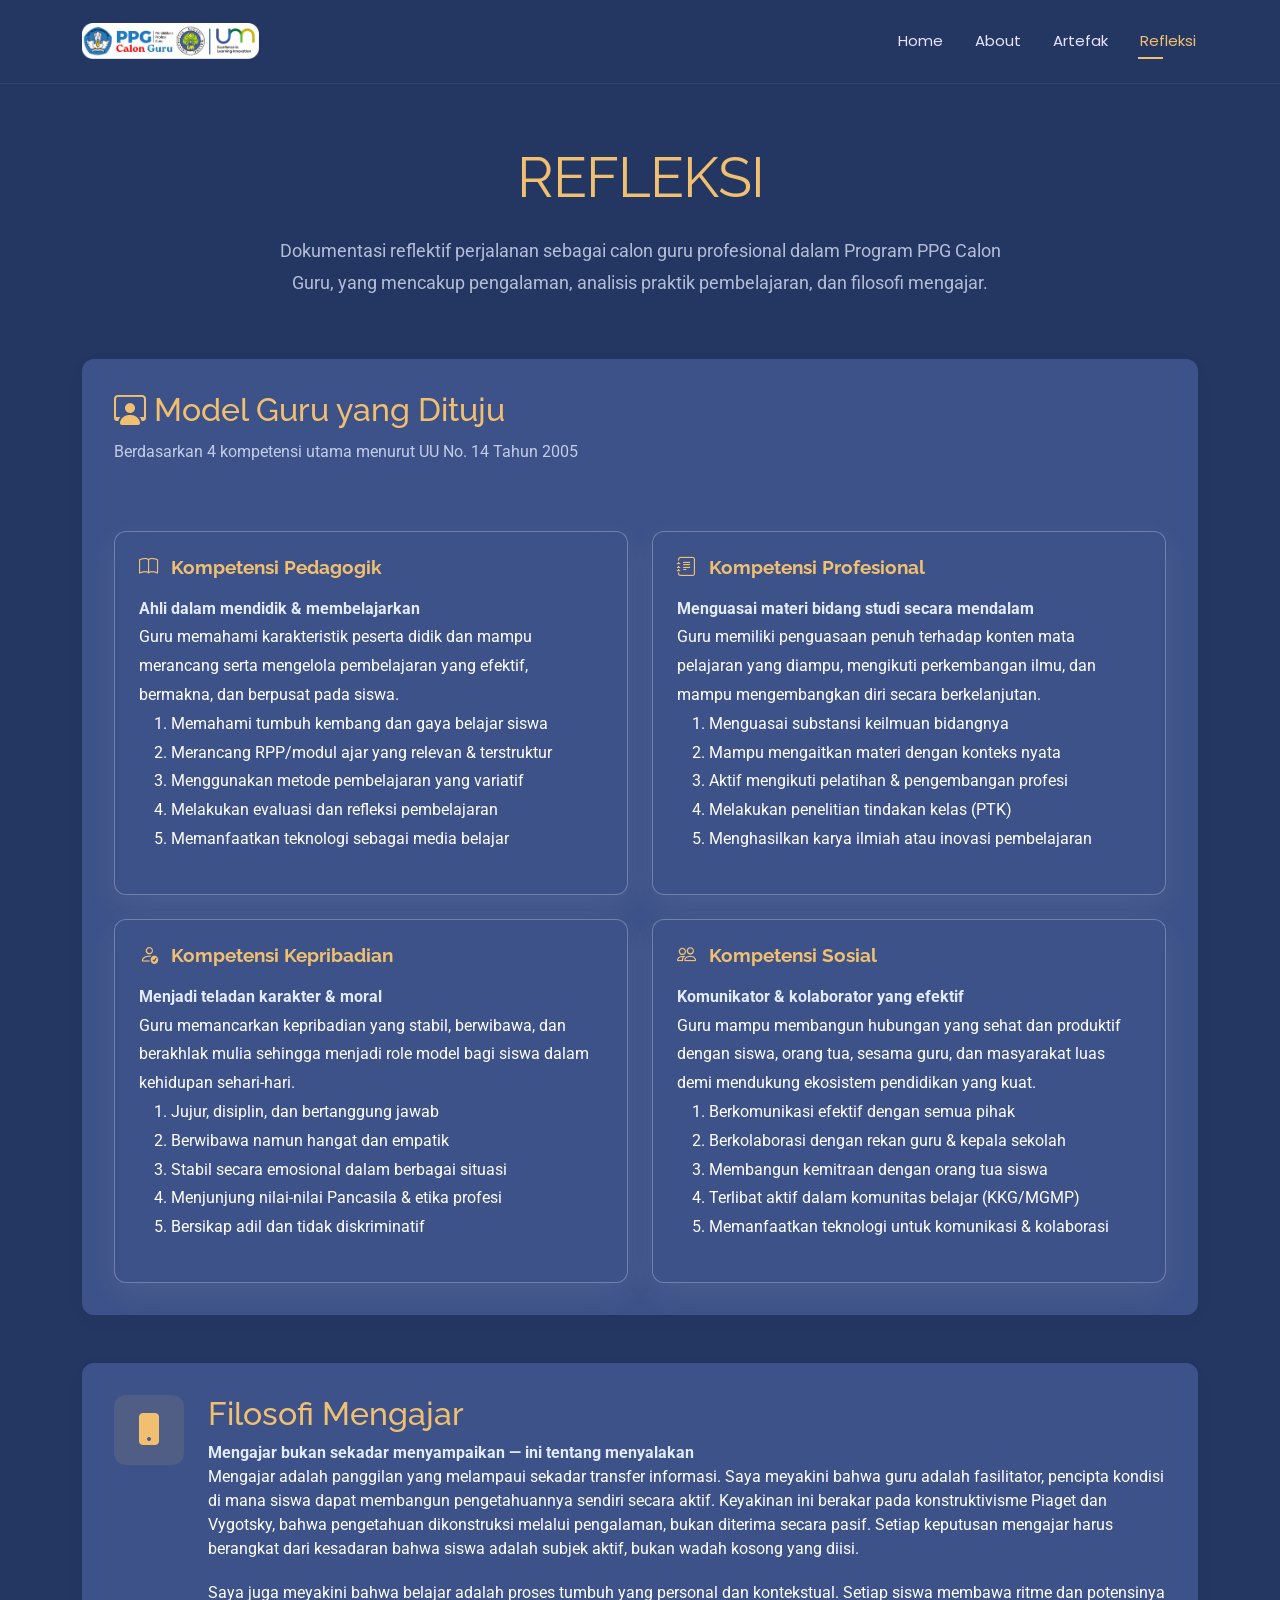
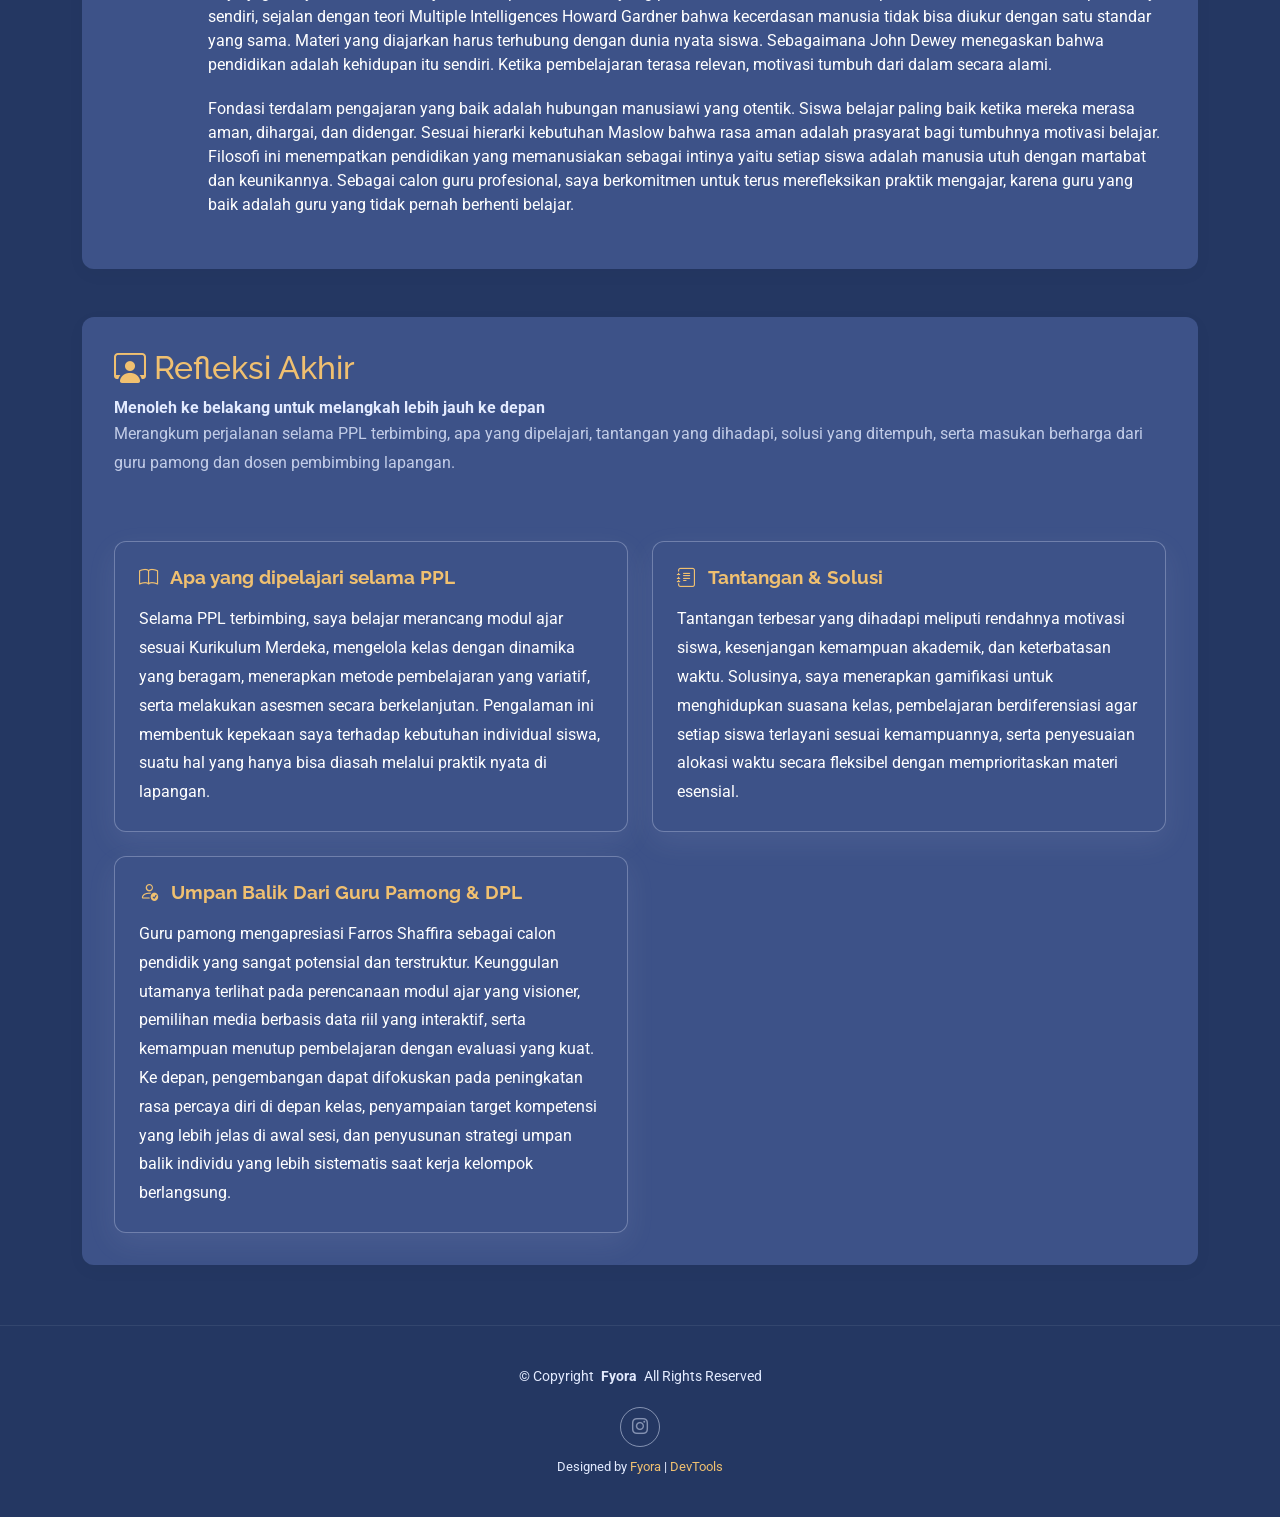
<file: refleksi.html>
<!doctype html>
<html lang="en">
  <head>
    <meta charset="utf-8" />
    <meta content="width=device-width, initial-scale=1.0" name="viewport" />
    <title>Refleksi - Farros Shaffira</title>
    <meta name="description" content="" />
    <meta name="keywords" content="" />

    <!-- Favicons -->
    <link href="assets/img/logo um.png" rel="icon" />
    <link href="assets/img/logo um.png" rel="apple-touch-icon" />

    <!-- Fonts -->
    <link href="https://fonts.googleapis.com" rel="preconnect" />
    <link href="https://fonts.gstatic.com" rel="preconnect" crossorigin />
    <link
      href="https://fonts.googleapis.com/css2?family=Roboto:ital,wght@0,100;0,300;0,400;0,500;0,700;0,900;1,100;1,300;1,400;1,500;1,700;1,900&family=Poppins:ital,wght@0,100;0,200;0,300;0,400;0,500;0,600;0,700;0,800;0,900;1,100;1,200;1,300;1,400;1,500;1,600;1,700;1,800;1,900&family=Raleway:ital,wght@0,100;0,200;0,300;0,400;0,500;0,600;0,700;0,800;0,900;1,100;1,200;1,300;1,400;1,500;1,600;1,700;1,800;1,900&display=swap"
      rel="stylesheet"
    />

    <!-- Vendor CSS Files -->
    <link
      href="assets/vendor/bootstrap/css/bootstrap.min.css"
      rel="stylesheet"
    />
    <link
      href="assets/vendor/bootstrap-icons/bootstrap-icons.css"
      rel="stylesheet"
    />
    <link href="assets/vendor/aos/aos.css" rel="stylesheet" />
    <link href="assets/vendor/swiper/swiper-bundle.min.css" rel="stylesheet" />
    <link
      href="assets/vendor/glightbox/css/glightbox.min.css"
      rel="stylesheet"
    />

    <!-- Main CSS File -->
    <link href="assets/css/main.css" rel="stylesheet" />

    <!-- =======================================================
  * Template Name: FolioOne
  * Template URL: https://bootstrapmade.com/folioone-bootstrap-portfolio-website-template/
  * Updated: Aug 23 2025 with Bootstrap v5.3.7
  * Author: BootstrapMade.com
  * License: https://bootstrapmade.com/license/
  ======================================================== -->
  </head>

  <body class="services-page">
    <header
      id="header"
      class="header d-flex align-items-center light-background sticky-top"
    >
      <div
        class="container position-relative d-flex align-items-center justify-content-between"
      >
        <a
          href="index.html"
          class="logo d-flex align-items-center me-auto me-xl-0"
        >
          <img src="assets/img/profile/logo navbar3.png" alt="" />
        </a>

        <nav id="navmenu" class="navmenu">
          <ul>
            <li><a href="index.html">Home</a></li>
            <li><a href="about.html">About</a></li>
            <li><a href="portfolio.html">Artefak</a></li>
            <li><a href="refleksi.html" class="active">Refleksi</a></li>
          </ul>
          <i class="mobile-nav-toggle d-xl-none bi bi-list"></i>
        </nav>
      </div>
    </header>

    <main class="main">
      <!-- Services Section -->
      <section id="services" class="services section">
        <!-- Section Title -->
        <div class="container section-title" data-aos="fade-up">
          <h2>REFLEKSI</h2>
          <p>
            Dokumentasi reflektif perjalanan sebagai calon guru profesional
            dalam Program PPG Calon Guru, yang mencakup pengalaman, analisis
            praktik pembelajaran, dan filosofi mengajar.
          </p>
        </div>
        <!-- End Section Title -->

        <div class="container" data-aos="fade-up" data-aos-delay="100">
          <div class="row justify-content-center g-5">
            <div class="col-12" data-aos="fade-up">
              <div class="service-item model-guru-box">
                <!-- HEADER -->
                <div class="service-content">
                  <h2>
                    <i class="bi bi-person-workspace"></i>
                    Model Guru yang Dituju
                  </h2>

                  <p>
                    Berdasarkan 4 kompetensi utama menurut UU No. 14 Tahun 2005
                  </p>
                </div>

                <!-- CARD GRID -->
                <div class="kompetensi-grid">
                  <!-- CARD 1 -->
                  <div class="kompetensi-card">
                    <!-- JUDUL UTAMA -->
                    <h4>
                      <i class="bi bi-book"></i>
                      Kompetensi Pedagogik
                    </h4>

                    <!-- SUB JUDUL -->
                    <strong>Ahli dalam mendidik & membelajarkan</strong>

                    <!-- DESKRIPSI -->
                    <p>
                      Guru memahami karakteristik peserta didik dan mampu
                      merancang serta mengelola pembelajaran yang efektif,
                      bermakna, dan berpusat pada siswa.
                    </p>

                    <!-- LIST -->
                    <ol>
                      <li>Memahami tumbuh kembang dan gaya belajar siswa</li>

                      <li>
                        Merancang RPP/modul ajar yang relevan & terstruktur
                      </li>

                      <li>Menggunakan metode pembelajaran yang variatif</li>

                      <li>Melakukan evaluasi dan refleksi pembelajaran</li>

                      <li>Memanfaatkan teknologi sebagai media belajar</li>
                    </ol>
                  </div>

                  <!-- CARD 2 -->
                  <div class="kompetensi-card">
                    <h4>
                      <i class="bi bi-journal-text"></i>
                      Kompetensi Profesional
                    </h4>

                    <!-- SUB JUDUL -->
                    <strong
                      >Menguasai materi bidang studi secara mendalam</strong
                    >

                    <!-- DESKRIPSI -->
                    <p>
                      Guru memiliki penguasaan penuh terhadap konten mata
                      pelajaran yang diampu, mengikuti perkembangan ilmu, dan
                      mampu mengembangkan diri secara berkelanjutan.
                    </p>

                    <!-- LIST -->
                    <ol>
                      <li>Menguasai substansi keilmuan bidangnya</li>

                      <li>Mampu mengaitkan materi dengan konteks nyata</li>

                      <li>Aktif mengikuti pelatihan & pengembangan profesi</li>

                      <li>Melakukan penelitian tindakan kelas (PTK)</li>

                      <li>
                        Menghasilkan karya ilmiah atau inovasi pembelajaran
                      </li>
                    </ol>
                  </div>

                  <!-- CARD 3 -->
                  <div class="kompetensi-card">
                    <h4>
                      <i class="bi bi-person-check"></i>
                      Kompetensi Kepribadian
                    </h4>

                    <!-- SUB JUDUL -->
                    <strong>Menjadi teladan karakter & moral</strong>

                    <!-- DESKRIPSI -->
                    <p>
                      Guru memancarkan kepribadian yang stabil, berwibawa, dan
                      berakhlak mulia sehingga menjadi role model bagi siswa
                      dalam kehidupan sehari-hari.
                    </p>

                    <!-- LIST -->
                    <ol>
                      <li>Jujur, disiplin, dan bertanggung jawab</li>

                      <li>Berwibawa namun hangat dan empatik</li>

                      <li>Stabil secara emosional dalam berbagai situasi</li>

                      <li>Menjunjung nilai-nilai Pancasila & etika profesi</li>

                      <li>Bersikap adil dan tidak diskriminatif</li>
                    </ol>
                  </div>

                  <!-- CARD 4 -->
                  <div class="kompetensi-card">
                    <h4>
                      <i class="bi bi-people"></i>
                      Kompetensi Sosial
                    </h4>

                    <!-- SUB JUDUL -->
                    <strong>Komunikator & kolaborator yang efektif</strong>

                    <!-- DESKRIPSI -->
                    <p>
                      Guru mampu membangun hubungan yang sehat dan produktif
                      dengan siswa, orang tua, sesama guru, dan masyarakat luas
                      demi mendukung ekosistem pendidikan yang kuat.
                    </p>

                    <!-- LIST -->
                    <ol>
                      <li>Berkomunikasi efektif dengan semua pihak</li>

                      <li>Berkolaborasi dengan rekan guru & kepala sekolah</li>

                      <li>Membangun kemitraan dengan orang tua siswa</li>

                      <li>Terlibat aktif dalam komunitas belajar (KKG/MGMP)</li>

                      <li>
                        Memanfaatkan teknologi untuk komunikasi & kolaborasi
                      </li>
                    </ol>
                  </div>
                </div>

                <!-- CHART -->
                <!-- <div class="chart-box">
                  <img src="assets/img/motivasitujuan/ki hajar dewantara.jpg" alt="Chart" />
                </div> -->
              </div>
            </div>
            <!-- End Service Item -->

            <div class="col-12" data-aos="fade-left" data-aos-delay="100">
              <div class="service-item">
                <div class="service-icon">
                  <i class="bi bi-phone-fill"></i>
                </div>
                <div class="service-content">
                  <h2>Filosofi Mengajar</h2>
                  <strong
                    >Mengajar bukan sekadar menyampaikan — ini tentang
                    menyalakan</strong
                  >
                  <!-- DESKRIPSI -->
                  <p>
                    Mengajar adalah panggilan yang melampaui sekadar transfer
                    informasi. Saya meyakini bahwa guru adalah fasilitator,
                    pencipta kondisi di mana siswa dapat membangun
                    pengetahuannya sendiri secara aktif. Keyakinan ini berakar
                    pada konstruktivisme Piaget dan Vygotsky, bahwa pengetahuan
                    dikonstruksi melalui pengalaman, bukan diterima secara
                    pasif. Setiap keputusan mengajar harus berangkat dari
                    kesadaran bahwa siswa adalah subjek aktif, bukan wadah
                    kosong yang diisi.
                  </p>

                  <p>
                    Saya juga meyakini bahwa belajar adalah proses tumbuh yang
                    personal dan kontekstual. Setiap siswa membawa ritme dan
                    potensinya sendiri, sejalan dengan teori Multiple
                    Intelligences Howard Gardner bahwa kecerdasan manusia tidak
                    bisa diukur dengan satu standar yang sama. Materi yang
                    diajarkan harus terhubung dengan dunia nyata siswa.
                    Sebagaimana John Dewey menegaskan bahwa pendidikan adalah
                    kehidupan itu sendiri. Ketika pembelajaran terasa relevan,
                    motivasi tumbuh dari dalam secara alami.
                  </p>

                  <p>
                    Fondasi terdalam pengajaran yang baik adalah hubungan
                    manusiawi yang otentik. Siswa belajar paling baik ketika
                    mereka merasa aman, dihargai, dan didengar. Sesuai hierarki
                    kebutuhan Maslow bahwa rasa aman adalah prasyarat bagi
                    tumbuhnya motivasi belajar. Filosofi ini menempatkan
                    pendidikan yang memanusiakan sebagai intinya yaitu setiap
                    siswa adalah manusia utuh dengan martabat dan keunikannya.
                    Sebagai calon guru profesional, saya berkomitmen untuk terus
                    merefleksikan praktik mengajar, karena guru yang baik adalah
                    guru yang tidak pernah berhenti belajar.
                  </p>
                </div>
              </div>
            </div>
            <!-- End Service Item -->

            <div class="col-12" data-aos="fade-right" data-aos-delay="200">
              <div class="service-item model-guru-box">
                <!-- HEADER -->
                <div class="service-content">
                  <h2>
                    <i class="bi bi-person-workspace"></i>
                    Refleksi Akhir
                  </h2>
                  <strong
                    >Menoleh ke belakang untuk melangkah lebih jauh ke
                    depan</strong
                  >
                  <p>
                    Merangkum perjalanan selama PPL terbimbing, apa yang
                    dipelajari, tantangan yang dihadapi, solusi yang ditempuh,
                    serta masukan berharga dari guru pamong dan dosen pembimbing
                    lapangan.
                  </p>
                </div>

                <!-- CARD GRID -->
                <div class="kompetensi-grid">
                  <!-- CARD 1 -->
                  <div class="kompetensi-card">
                    <h4>
                      <i class="bi bi-book"></i>
                      Apa yang dipelajari selama PPL
                    </h4>

                    <p>
                      Selama PPL terbimbing, saya belajar merancang modul ajar
                      sesuai Kurikulum Merdeka, mengelola kelas dengan dinamika
                      yang beragam, menerapkan metode pembelajaran yang
                      variatif, serta melakukan asesmen secara berkelanjutan.
                      Pengalaman ini membentuk kepekaan saya terhadap kebutuhan
                      individual siswa, suatu hal yang hanya bisa diasah melalui
                      praktik nyata di lapangan.
                    </p>
                  </div>

                  <!-- CARD 2 -->
                  <div class="kompetensi-card">
                    <h4>
                      <i class="bi bi-journal-text"></i>
                      Tantangan & Solusi
                    </h4>

                    <p>
                      Tantangan terbesar yang dihadapi meliputi rendahnya
                      motivasi siswa, kesenjangan kemampuan akademik, dan
                      keterbatasan waktu. Solusinya, saya menerapkan gamifikasi
                      untuk menghidupkan suasana kelas, pembelajaran
                      berdiferensiasi agar setiap siswa terlayani sesuai
                      kemampuannya, serta penyesuaian alokasi waktu secara
                      fleksibel dengan memprioritaskan materi esensial.
                    </p>
                  </div>

                  <!-- CARD 3 -->
                  <div class="kompetensi-card">
                    <h4>
                      <i class="bi bi-person-check"></i>
                      Umpan Balik Dari Guru Pamong & DPL
                    </h4>

                    <p>
                      Guru pamong mengapresiasi Farros Shaffira sebagai calon
                      pendidik yang sangat potensial dan terstruktur. Keunggulan
                      utamanya terlihat pada perencanaan modul ajar yang
                      visioner, pemilihan media berbasis data riil yang
                      interaktif, serta kemampuan menutup pembelajaran dengan
                      evaluasi yang kuat. Ke depan, pengembangan dapat
                      difokuskan pada peningkatan rasa percaya diri di depan
                      kelas, penyampaian target kompetensi yang lebih jelas di
                      awal sesi, dan penyusunan strategi umpan balik individu
                      yang lebih sistematis saat kerja kelompok berlangsung.
                    </p>
                  </div>
                </div>
              </div>
            </div>
            <!-- End Service Item -->
          </div>
        </div>
      </section>
      <!-- /Services Section -->
    </main>

    <footer id="footer" class="footer">
      <div class="container">
        <div class="copyright text-center">
          <p>
            © <span>Copyright</span>
            <strong class="px-1 sitename">Fyora</strong>
            <span>All Rights Reserved<br /></span>
          </p>
        </div>
        <div class="social-links d-flex justify-content-center">
          <a href="https://www.instagram.com/farrosfira/" target="_blank"
            ><i class="bi bi-instagram"></i
          ></a>
        </div>
        <div class="credits">
          <!-- All the links in the footer should remain intact. -->
          <!-- You can delete the links only if you've purchased the pro version. -->
          <!-- Licensing information: https://bootstrapmade.com/license/ -->
          <!-- Purchase the pro version with working PHP/AJAX contact form: [buy-url] -->
          Designed by <a href="https://bootstrapmade.com/">Fyora</a> |
          <a href="https://bootstrapmade.com/tools/">DevTools</a>
        </div>
      </div>
    </footer>

    <!-- Scroll Top -->
    <a
      href="#"
      id="scroll-top"
      class="scroll-top d-flex align-items-center justify-content-center"
      ><i class="bi bi-arrow-up-short"></i
    ></a>

    <!-- Preloader -->
    <div id="preloader"></div>

    <!-- Vendor JS Files -->
    <script src="assets/vendor/bootstrap/js/bootstrap.bundle.min.js"></script>
    <script src="assets/vendor/php-email-form/validate.js"></script>
    <script src="assets/vendor/aos/aos.js"></script>
    <script src="assets/vendor/typed.js/typed.umd.js"></script>
    <script src="assets/vendor/waypoints/noframework.waypoints.js"></script>
    <script src="assets/vendor/purecounter/purecounter_vanilla.js"></script>
    <script src="assets/vendor/swiper/swiper-bundle.min.js"></script>
    <script src="assets/vendor/imagesloaded/imagesloaded.pkgd.min.js"></script>
    <script src="assets/vendor/isotope-layout/isotope.pkgd.min.js"></script>
    <script src="assets/vendor/glightbox/js/glightbox.min.js"></script>

    <!-- Main JS File -->
    <script src="assets/js/main.js"></script>
  </body>
</html>
</file>
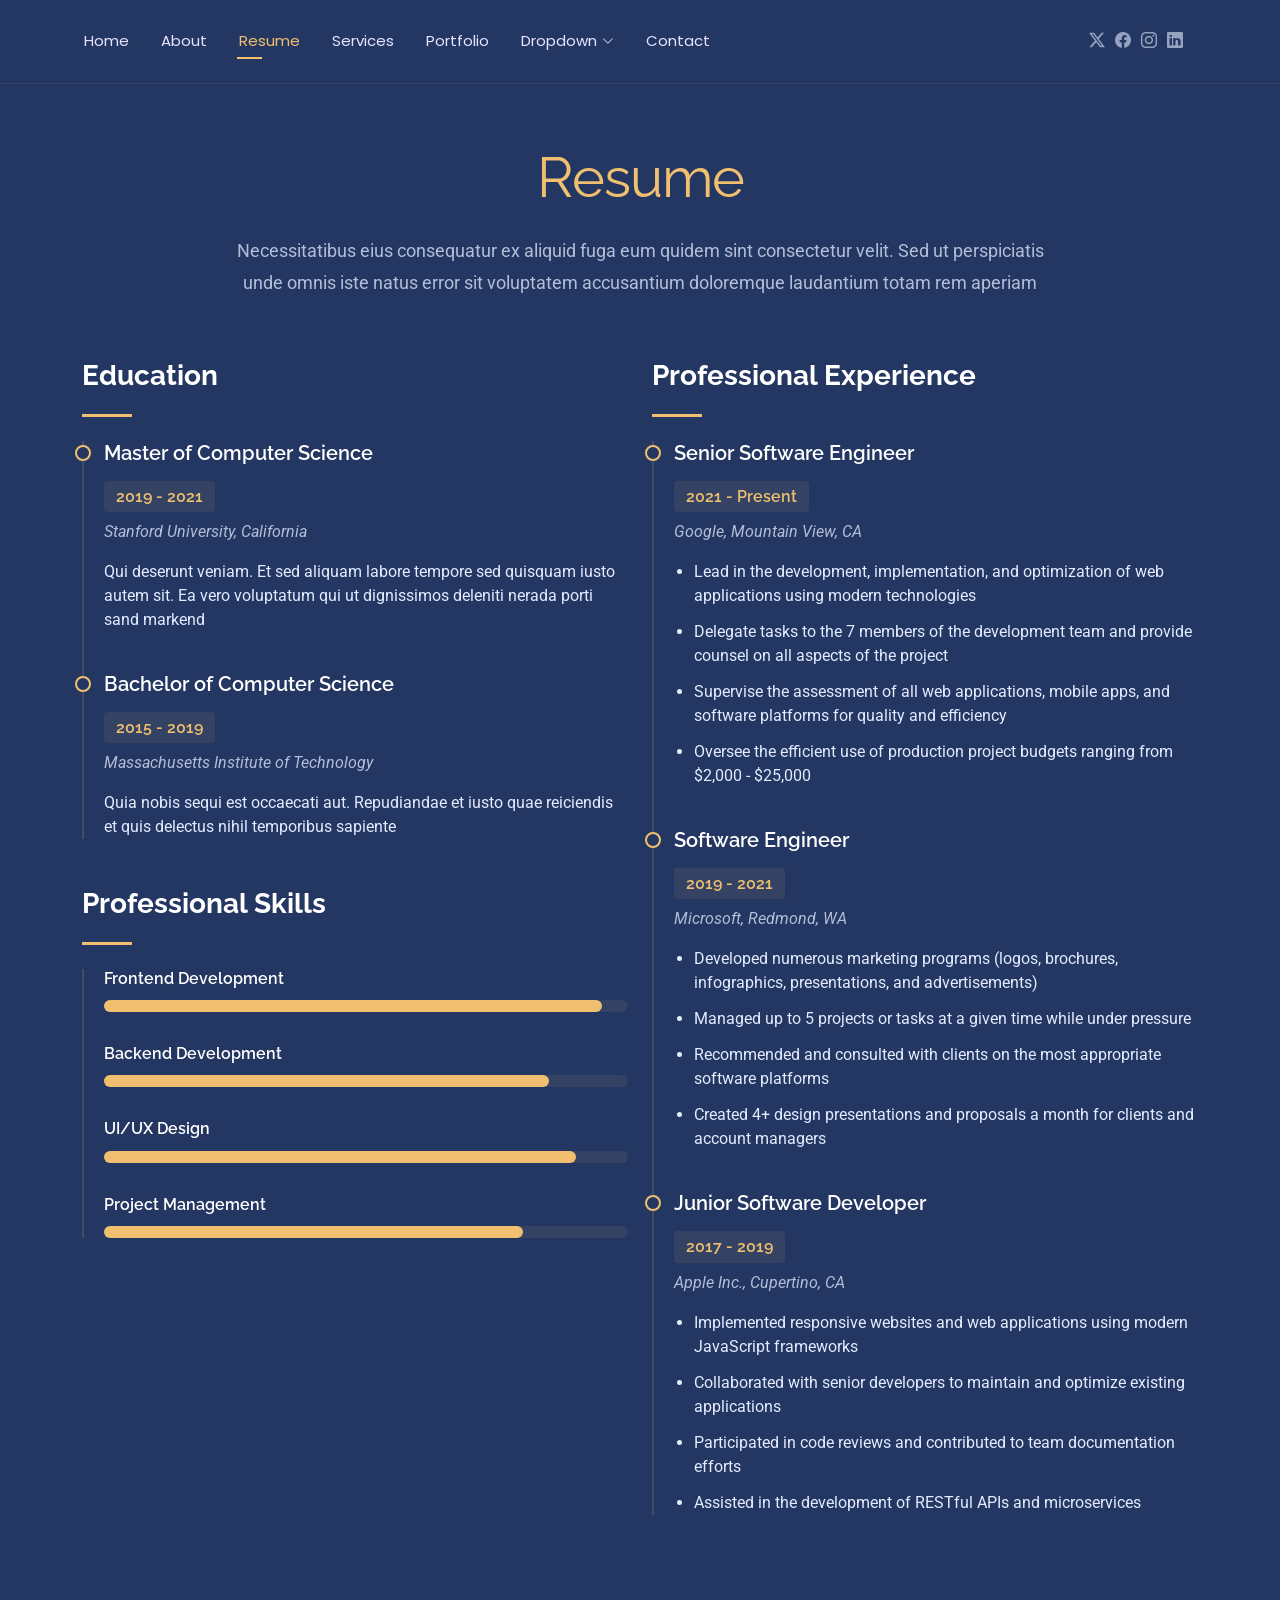
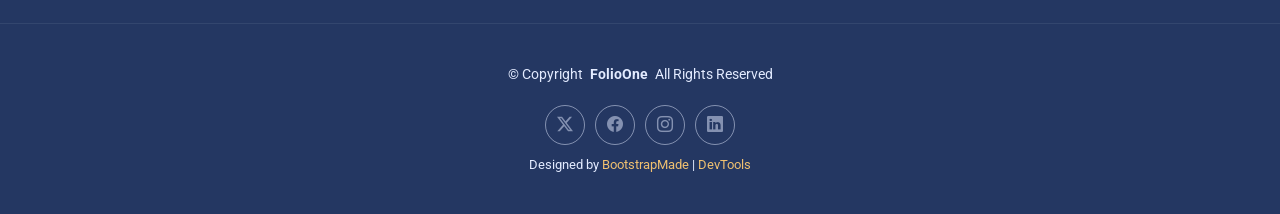
<file: resume.html>
<!DOCTYPE html>
<html lang="en">

<head>
  <meta charset="utf-8">
  <meta content="width=device-width, initial-scale=1.0" name="viewport">
  <title>Resume - FolioOne Bootstrap Template</title>
  <meta name="description" content="">
  <meta name="keywords" content="">

  <!-- Favicons -->
  <link href="assets/img/favicon.png" rel="icon">
  <link href="assets/img/apple-touch-icon.png" rel="apple-touch-icon">

  <!-- Fonts -->
  <link href="https://fonts.googleapis.com" rel="preconnect">
  <link href="https://fonts.gstatic.com" rel="preconnect" crossorigin>
  <link href="https://fonts.googleapis.com/css2?family=Roboto:ital,wght@0,100;0,300;0,400;0,500;0,700;0,900;1,100;1,300;1,400;1,500;1,700;1,900&family=Poppins:ital,wght@0,100;0,200;0,300;0,400;0,500;0,600;0,700;0,800;0,900;1,100;1,200;1,300;1,400;1,500;1,600;1,700;1,800;1,900&family=Raleway:ital,wght@0,100;0,200;0,300;0,400;0,500;0,600;0,700;0,800;0,900;1,100;1,200;1,300;1,400;1,500;1,600;1,700;1,800;1,900&display=swap" rel="stylesheet">

  <!-- Vendor CSS Files -->
  <link href="assets/vendor/bootstrap/css/bootstrap.min.css" rel="stylesheet">
  <link href="assets/vendor/bootstrap-icons/bootstrap-icons.css" rel="stylesheet">
  <link href="assets/vendor/aos/aos.css" rel="stylesheet">
  <link href="assets/vendor/swiper/swiper-bundle.min.css" rel="stylesheet">
  <link href="assets/vendor/glightbox/css/glightbox.min.css" rel="stylesheet">

  <!-- Main CSS File -->
  <link href="assets/css/main.css" rel="stylesheet">

  <!-- =======================================================
  * Template Name: FolioOne
  * Template URL: https://bootstrapmade.com/folioone-bootstrap-portfolio-website-template/
  * Updated: Aug 23 2025 with Bootstrap v5.3.7
  * Author: BootstrapMade.com
  * License: https://bootstrapmade.com/license/
  ======================================================== -->
</head>

<body class="resume-page">

  <header id="header" class="header d-flex align-items-center light-background sticky-top">
    <div class="container position-relative d-flex align-items-center justify-content-between">

      <!-- <a href="index.html" class="logo d-flex align-items-center me-auto me-xl-0">
      <img src="assets/img/logo.webp" alt="">
      <h1 class="sitename">FolioOne</h1> 
    </a> -->

      <nav id="navmenu" class="navmenu">
        <ul>
          <li><a href="index.html">Home</a></li>
          <li><a href="about.html">About</a></li>
          <li><a href="resume.html" class="active">Resume</a></li>
          <li><a href="services.html">Services</a></li>
          <li><a href="portfolio.html">Portfolio</a></li>
          <li class="dropdown"><a href="#"><span>Dropdown</span> <i class="bi bi-chevron-down toggle-dropdown"></i></a>
            <ul>
              <li><a href="#">Dropdown 1</a></li>
              <li class="dropdown"><a href="#"><span>Deep Dropdown</span> <i class="bi bi-chevron-down toggle-dropdown"></i></a>
                <ul>
                  <li><a href="#">Deep Dropdown 1</a></li>
                  <li><a href="#">Deep Dropdown 2</a></li>
                  <li><a href="#">Deep Dropdown 3</a></li>
                  <li><a href="#">Deep Dropdown 4</a></li>
                  <li><a href="#">Deep Dropdown 5</a></li>
                </ul>
              </li>
              <li><a href="#">Dropdown 2</a></li>
              <li><a href="#">Dropdown 3</a></li>
              <li><a href="#">Dropdown 4</a></li>
            </ul>
          </li>
          <li><a href="contact.html">Contact</a></li>
        </ul>
        <i class="mobile-nav-toggle d-xl-none bi bi-list"></i>
      </nav>

      <div class="header-social-links">
        <a href="#" class="twitter"><i class="bi bi-twitter-x"></i></a>
        <a href="#" class="facebook"><i class="bi bi-facebook"></i></a>
        <a href="#" class="instagram"><i class="bi bi-instagram"></i></a>
        <a href="#" class="linkedin"><i class="bi bi-linkedin"></i></a>
      </div>

    </div>
  </header>

  <main class="main">

    <!-- Resume Section -->
    <section id="resume" class="resume section">

      <!-- Section Title -->
      <div class="container section-title" data-aos="fade-up">
        <h2>Resume</h2>
        <p>Necessitatibus eius consequatur ex aliquid fuga eum quidem sint consectetur velit. Sed ut perspiciatis unde omnis iste natus error sit voluptatem accusantium doloremque laudantium totam rem aperiam</p>
      </div><!-- End Section Title -->

      <div class="container" data-aos="fade-up" data-aos-delay="100">

        <div class="row">
          <div class="col-lg-6">

            <!-- Education Section -->
            <div class="resume-item" data-aos="fade-up">
              <h3 class="resume-title">Education</h3>

              <div class="resume-content">
                <article class="education-item">
                  <h4>Master of Computer Science</h4>
                  <h5>2019 - 2021</h5>
                  <p class="institution"><em>Stanford University, California</em></p>
                  <p>Qui deserunt veniam. Et sed aliquam labore tempore sed quisquam iusto autem sit. Ea vero voluptatum qui ut dignissimos deleniti nerada porti sand markend</p>
                </article>

                <article class="education-item">
                  <h4>Bachelor of Computer Science</h4>
                  <h5>2015 - 2019</h5>
                  <p class="institution"><em>Massachusetts Institute of Technology</em></p>
                  <p>Quia nobis sequi est occaecati aut. Repudiandae et iusto quae reiciendis et quis delectus nihil temporibus sapiente</p>
                </article>
              </div>
            </div><!-- End Education Section -->

            <!-- Professional Skills Section -->
            <div class="resume-item skills-animation" data-aos="fade-up">
              <h3 class="resume-title">Professional Skills</h3>

              <div class="resume-content">
                <div class="skill-item">
                  <h4>Frontend Development</h4>
                  <div class="progress">
                    <div class="progress-bar" role="progressbar" aria-valuenow="95" aria-valuemin="0" aria-valuemax="100"></div>
                  </div>
                </div>

                <div class="skill-item">
                  <h4>Backend Development</h4>
                  <div class="progress">
                    <div class="progress-bar" role="progressbar" aria-valuenow="85" aria-valuemin="0" aria-valuemax="100"></div>
                  </div>
                </div>

                <div class="skill-item">
                  <h4>UI/UX Design</h4>
                  <div class="progress">
                    <div class="progress-bar" role="progressbar" aria-valuenow="90" aria-valuemin="0" aria-valuemax="100"></div>
                  </div>
                </div>

                <div class="skill-item">
                  <h4>Project Management</h4>
                  <div class="progress">
                    <div class="progress-bar" role="progressbar" aria-valuenow="80" aria-valuemin="0" aria-valuemax="100"></div>
                  </div>
                </div>
              </div>
            </div><!-- End Professional Skills Section -->
          </div>

          <div class="col-lg-6">
            <!-- Experience Section -->
            <div class="resume-item" data-aos="fade-up" data-aos-delay="100">
              <h3 class="resume-title">Professional Experience</h3>

              <div class="resume-content">
                <article class="experience-item">
                  <h4>Senior Software Engineer</h4>
                  <h5>2021 - Present</h5>
                  <p class="company"><em>Google, Mountain View, CA</em></p>
                  <ul>
                    <li>Lead in the development, implementation, and optimization of web applications using modern technologies</li>
                    <li>Delegate tasks to the 7 members of the development team and provide counsel on all aspects of the project</li>
                    <li>Supervise the assessment of all web applications, mobile apps, and software platforms for quality and efficiency</li>
                    <li>Oversee the efficient use of production project budgets ranging from $2,000 - $25,000</li>
                  </ul>
                </article>

                <article class="experience-item">
                  <h4>Software Engineer</h4>
                  <h5>2019 - 2021</h5>
                  <p class="company"><em>Microsoft, Redmond, WA</em></p>
                  <ul>
                    <li>Developed numerous marketing programs (logos, brochures, infographics, presentations, and advertisements)</li>
                    <li>Managed up to 5 projects or tasks at a given time while under pressure</li>
                    <li>Recommended and consulted with clients on the most appropriate software platforms</li>
                    <li>Created 4+ design presentations and proposals a month for clients and account managers</li>
                  </ul>
                </article>

                <article class="experience-item">
                  <h4>Junior Software Developer</h4>
                  <h5>2017 - 2019</h5>
                  <p class="company"><em>Apple Inc., Cupertino, CA</em></p>
                  <ul>
                    <li>Implemented responsive websites and web applications using modern JavaScript frameworks</li>
                    <li>Collaborated with senior developers to maintain and optimize existing applications</li>
                    <li>Participated in code reviews and contributed to team documentation efforts</li>
                    <li>Assisted in the development of RESTful APIs and microservices</li>
                  </ul>
                </article>
              </div>
            </div><!-- End Experience Section -->
          </div>
        </div>

      </div>

    </section><!-- /Resume Section -->

  </main>

  <footer id="footer" class="footer">

    <div class="container">
      <div class="copyright text-center ">
        <p>© <span>Copyright</span> <strong class="px-1 sitename">FolioOne</strong> <span>All Rights Reserved<br></span></p>
      </div>
      <div class="social-links d-flex justify-content-center">
        <a href=""><i class="bi bi-twitter-x"></i></a>
        <a href=""><i class="bi bi-facebook"></i></a>
        <a href=""><i class="bi bi-instagram"></i></a>
        <a href=""><i class="bi bi-linkedin"></i></a>
      </div>
      <div class="credits">
        <!-- All the links in the footer should remain intact. -->
        <!-- You can delete the links only if you've purchased the pro version. -->
        <!-- Licensing information: https://bootstrapmade.com/license/ -->
        <!-- Purchase the pro version with working PHP/AJAX contact form: [buy-url] -->
        Designed by <a href="https://bootstrapmade.com/">BootstrapMade</a> | <a href="https://bootstrapmade.com/tools/">DevTools</a>
      </div>
    </div>

  </footer>

  <!-- Scroll Top -->
  <a href="#" id="scroll-top" class="scroll-top d-flex align-items-center justify-content-center"><i class="bi bi-arrow-up-short"></i></a>

  <!-- Preloader -->
  <div id="preloader"></div>

  <!-- Vendor JS Files -->
  <script src="assets/vendor/bootstrap/js/bootstrap.bundle.min.js"></script>
  <script src="assets/vendor/php-email-form/validate.js"></script>
  <script src="assets/vendor/aos/aos.js"></script>
  <script src="assets/vendor/typed.js/typed.umd.js"></script>
  <script src="assets/vendor/waypoints/noframework.waypoints.js"></script>
  <script src="assets/vendor/purecounter/purecounter_vanilla.js"></script>
  <script src="assets/vendor/swiper/swiper-bundle.min.js"></script>
  <script src="assets/vendor/imagesloaded/imagesloaded.pkgd.min.js"></script>
  <script src="assets/vendor/isotope-layout/isotope.pkgd.min.js"></script>
  <script src="assets/vendor/glightbox/js/glightbox.min.js"></script>

  <!-- Main JS File -->
  <script src="assets/js/main.js"></script>

</body>

</html>
</file>
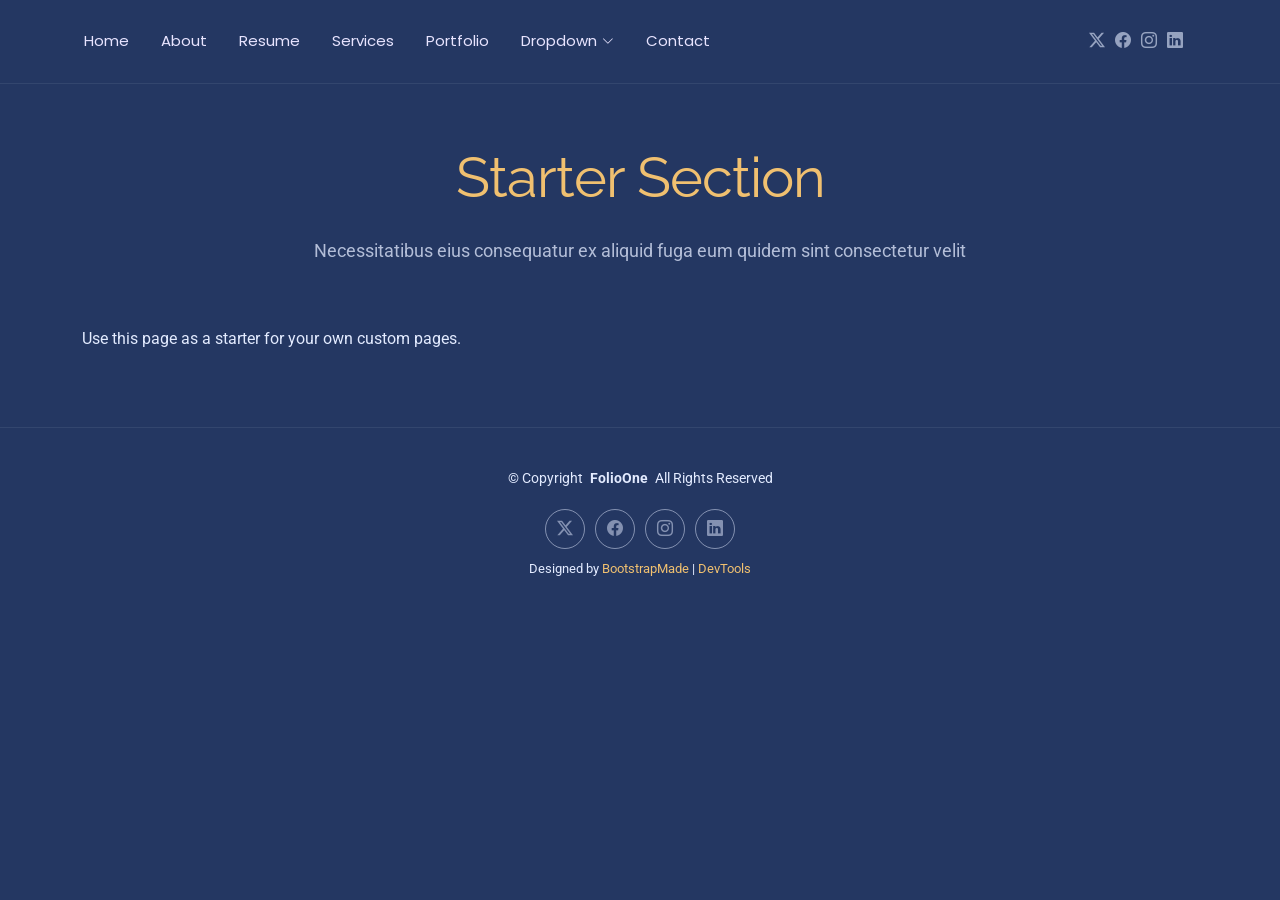
<file: starter-page.html>
<!DOCTYPE html>
<html lang="en">

<head>
  <meta charset="utf-8">
  <meta content="width=device-width, initial-scale=1.0" name="viewport">
  <title>Starter Page - FolioOne Bootstrap Template</title>
  <meta name="description" content="">
  <meta name="keywords" content="">

  <!-- Favicons -->
  <link href="assets/img/favicon.png" rel="icon">
  <link href="assets/img/apple-touch-icon.png" rel="apple-touch-icon">

  <!-- Fonts -->
  <link href="https://fonts.googleapis.com" rel="preconnect">
  <link href="https://fonts.gstatic.com" rel="preconnect" crossorigin>
  <link href="https://fonts.googleapis.com/css2?family=Roboto:ital,wght@0,100;0,300;0,400;0,500;0,700;0,900;1,100;1,300;1,400;1,500;1,700;1,900&family=Poppins:ital,wght@0,100;0,200;0,300;0,400;0,500;0,600;0,700;0,800;0,900;1,100;1,200;1,300;1,400;1,500;1,600;1,700;1,800;1,900&family=Raleway:ital,wght@0,100;0,200;0,300;0,400;0,500;0,600;0,700;0,800;0,900;1,100;1,200;1,300;1,400;1,500;1,600;1,700;1,800;1,900&display=swap" rel="stylesheet">

  <!-- Vendor CSS Files -->
  <link href="assets/vendor/bootstrap/css/bootstrap.min.css" rel="stylesheet">
  <link href="assets/vendor/bootstrap-icons/bootstrap-icons.css" rel="stylesheet">
  <link href="assets/vendor/aos/aos.css" rel="stylesheet">
  <link href="assets/vendor/swiper/swiper-bundle.min.css" rel="stylesheet">
  <link href="assets/vendor/glightbox/css/glightbox.min.css" rel="stylesheet">

  <!-- Main CSS File -->
  <link href="assets/css/main.css" rel="stylesheet">

  <!-- =======================================================
  * Template Name: FolioOne
  * Template URL: https://bootstrapmade.com/folioone-bootstrap-portfolio-website-template/
  * Updated: Aug 23 2025 with Bootstrap v5.3.7
  * Author: BootstrapMade.com
  * License: https://bootstrapmade.com/license/
  ======================================================== -->
</head>

<body class="starter-page-page">

  <header id="header" class="header d-flex align-items-center light-background sticky-top">
    <div class="container position-relative d-flex align-items-center justify-content-between">

      <!-- <a href="index.html" class="logo d-flex align-items-center me-auto me-xl-0">
      <img src="assets/img/logo.webp" alt="">
      <h1 class="sitename">FolioOne</h1> 
    </a> -->

      <nav id="navmenu" class="navmenu">
        <ul>
          <li><a href="index.html">Home</a></li>
          <li><a href="about.html">About</a></li>
          <li><a href="resume.html">Resume</a></li>
          <li><a href="services.html">Services</a></li>
          <li><a href="portfolio.html">Portfolio</a></li>
          <li class="dropdown"><a href="#"><span>Dropdown</span> <i class="bi bi-chevron-down toggle-dropdown"></i></a>
            <ul>
              <li><a href="#">Dropdown 1</a></li>
              <li class="dropdown"><a href="#"><span>Deep Dropdown</span> <i class="bi bi-chevron-down toggle-dropdown"></i></a>
                <ul>
                  <li><a href="#">Deep Dropdown 1</a></li>
                  <li><a href="#">Deep Dropdown 2</a></li>
                  <li><a href="#">Deep Dropdown 3</a></li>
                  <li><a href="#">Deep Dropdown 4</a></li>
                  <li><a href="#">Deep Dropdown 5</a></li>
                </ul>
              </li>
              <li><a href="#">Dropdown 2</a></li>
              <li><a href="#">Dropdown 3</a></li>
              <li><a href="#">Dropdown 4</a></li>
            </ul>
          </li>
          <li><a href="contact.html">Contact</a></li>
        </ul>
        <i class="mobile-nav-toggle d-xl-none bi bi-list"></i>
      </nav>

      <div class="header-social-links">
        <a href="#" class="twitter"><i class="bi bi-twitter-x"></i></a>
        <a href="#" class="facebook"><i class="bi bi-facebook"></i></a>
        <a href="#" class="instagram"><i class="bi bi-instagram"></i></a>
        <a href="#" class="linkedin"><i class="bi bi-linkedin"></i></a>
      </div>

    </div>
  </header>

  <main class="main">

    <!-- Starter Section Section -->
    <section id="starter-section" class="starter-section section">

      <!-- Section Title -->
      <div class="container section-title" data-aos="fade-up">
        <h2>Starter Section</h2>
        <p>Necessitatibus eius consequatur ex aliquid fuga eum quidem sint consectetur velit</p>
      </div><!-- End Section Title -->

      <div class="container" data-aos="fade-up">
        <p>Use this page as a starter for your own custom pages.</p>
      </div>

    </section><!-- /Starter Section Section -->

  </main>

  <footer id="footer" class="footer">

    <div class="container">
      <div class="copyright text-center ">
        <p>© <span>Copyright</span> <strong class="px-1 sitename">FolioOne</strong> <span>All Rights Reserved<br></span></p>
      </div>
      <div class="social-links d-flex justify-content-center">
        <a href=""><i class="bi bi-twitter-x"></i></a>
        <a href=""><i class="bi bi-facebook"></i></a>
        <a href=""><i class="bi bi-instagram"></i></a>
        <a href=""><i class="bi bi-linkedin"></i></a>
      </div>
      <div class="credits">
        <!-- All the links in the footer should remain intact. -->
        <!-- You can delete the links only if you've purchased the pro version. -->
        <!-- Licensing information: https://bootstrapmade.com/license/ -->
        <!-- Purchase the pro version with working PHP/AJAX contact form: [buy-url] -->
        Designed by <a href="https://bootstrapmade.com/">BootstrapMade</a> | <a href="https://bootstrapmade.com/tools/">DevTools</a>
      </div>
    </div>

  </footer>

  <!-- Scroll Top -->
  <a href="#" id="scroll-top" class="scroll-top d-flex align-items-center justify-content-center"><i class="bi bi-arrow-up-short"></i></a>

  <!-- Preloader -->
  <div id="preloader"></div>

  <!-- Vendor JS Files -->
  <script src="assets/vendor/bootstrap/js/bootstrap.bundle.min.js"></script>
  <script src="assets/vendor/php-email-form/validate.js"></script>
  <script src="assets/vendor/aos/aos.js"></script>
  <script src="assets/vendor/typed.js/typed.umd.js"></script>
  <script src="assets/vendor/waypoints/noframework.waypoints.js"></script>
  <script src="assets/vendor/purecounter/purecounter_vanilla.js"></script>
  <script src="assets/vendor/swiper/swiper-bundle.min.js"></script>
  <script src="assets/vendor/imagesloaded/imagesloaded.pkgd.min.js"></script>
  <script src="assets/vendor/isotope-layout/isotope.pkgd.min.js"></script>
  <script src="assets/vendor/glightbox/js/glightbox.min.js"></script>

  <!-- Main JS File -->
  <script src="assets/js/main.js"></script>

</body>

</html>
</file>
<file: assets/css/main.css>
/**
* Template Name: FolioOne
* Template URL: https://bootstrapmade.com/folioone-bootstrap-portfolio-website-template/
* Updated: Aug 23 2025 with Bootstrap v5.3.7
* Author: BootstrapMade.com
* License: https://bootstrapmade.com/license/
*/

/*--------------------------------------------------------------
# Font & Color Variables
# Help: https://bootstrapmade.com/color-system/
--------------------------------------------------------------*/
/* Fonts */
:root {
  --default-font:
    "Roboto", system-ui, -apple-system, "Segoe UI", Roboto, "Helvetica Neue",
    Arial, "Noto Sans", "Liberation Sans", sans-serif, "Apple Color Emoji",
    "Segoe UI Emoji", "Segoe UI Symbol", "Noto Color Emoji";
  --heading-font: "Raleway", sans-serif;
  --nav-font: "Poppins", sans-serif;
}

/* Global Colors - The following color variables are used throughout the website. Updating them here will change the color scheme of the entire website */
:root {
  --background-color: #243762; /* BG utama */
  --default-color: #e3ebff; /* Body text — lebih kontras */
  --heading-color: #ffffff; /* Judul */
  --accent-color: #f0c070; /* Emas — beda dari teks */
  --surface-color: #3d5288; /* Card & box */
  --contrast-color: #ffffff; /* Teks di atas accent */
}

/* Nav Colors */
:root {
  --nav-color: #e8e4ff; /* Link nav */
  --nav-hover-color: #f0c070; /* Hover emas */
  --nav-mobile-background-color: #3d5288;
  --nav-dropdown-background-color: #3d5288;
  --nav-dropdown-color: #c7d0f0;
  --nav-dropdown-hover-color: #ffffff;
}

/* Presets */
.light-background {
  --background-color: #2f4575; /* Sedikit lebih terang */
  --surface-color: #4e639a;
}

.dark-background {
  --background-color: #0f1b35;
  --default-color: #e8e4ff;
  --heading-color: #ffffff;
  --surface-color: #1a2d52;
  --contrast-color: #ffffff;
}

/* Smooth scroll */
:root {
  scroll-behavior: smooth;
}

/*--------------------------------------------------------------
# General Styling & Shared Classes
--------------------------------------------------------------*/
body {
  color: var(--default-color);
  background-color: var(--background-color);
  font-family: var(--default-font);
}

a {
  color: var(--accent-color);
  text-decoration: none;
  transition: 0.3s;
}

a:hover {
  color: color-mix(in srgb, var(--accent-color), transparent 25%);
  text-decoration: none;
}

h1 {
  color: var(--heading-color);
  font-family: var(--heading-font);
}

h2,
h3,
h4,
h5,
h6 {
  color: var(--accent-color);
  font-family: var(--heading-font);
}

/* PHP Email Form Messages
------------------------------*/
.php-email-form .error-message {
  display: none;
  background: #df1529;
  color: #ffffff;
  text-align: left;
  padding: 15px;
  margin-bottom: 24px;
  font-weight: 600;
}

.php-email-form .sent-message {
  display: none;
  color: #ffffff;
  background: #059652;
  text-align: center;
  padding: 15px;
  margin-bottom: 24px;
  font-weight: 600;
}

.php-email-form .loading {
  display: none;
  background: var(--surface-color);
  text-align: center;
  padding: 15px;
  margin-bottom: 24px;
}

.php-email-form .loading:before {
  content: "";
  display: inline-block;
  border-radius: 50%;
  width: 24px;
  height: 24px;
  margin: 0 10px -6px 0;
  border: 3px solid var(--accent-color);
  border-top-color: var(--surface-color);
  animation: php-email-form-loading 1s linear infinite;
}

@keyframes php-email-form-loading {
  0% {
    transform: rotate(0deg);
  }

  100% {
    transform: rotate(360deg);
  }
}

/*--------------------------------------------------------------
# Global Header
--------------------------------------------------------------*/
.header {
  --background-color: rgba(255, 255, 255, 0);
  color: var(--default-color);
  background-color: var(--background-color);
  padding: 15px 0;
  transition: all 0.5s;
  z-index: 997;
  border-bottom: 1px solid
    color-mix(in srgb, var(--default-color), transparent 92%);
}

.header .logo {
  line-height: 1;
}

.header .logo img {
  max-height: 36px;
  margin-right: 8px;
}

.header .logo h1 {
  font-size: 32px;
  margin: 0;
  font-weight: 400;
  color: var(--heading-color);
}

.header .header-social-links {
  padding-right: 15px;
}

.header .header-social-links a {
  color: color-mix(in srgb, var(--default-color), transparent 40%);
  padding-left: 6px;
  display: inline-block;
  transition: 0.3s;
  font-size: 16px;
}

.header .header-social-links a:hover {
  color: var(--default-color);
}

.header .header-social-links a i {
  line-height: 0px;
}

@media (max-width: 1200px) {
  .header .logo {
    order: 1;
  }

  .header .header-social-links {
    order: 2;
  }

  .header .navmenu {
    order: 3;
  }
}

/* Global Header on Scroll
------------------------------*/
.scrolled .header {
  --background-color: #243762;
}

/*--------------------------------------------------------------
# Navigation Menu
--------------------------------------------------------------*/
/* Desktop Navigation */
@media (min-width: 1200px) {
  .navmenu {
    padding: 0;
  }

  .navmenu ul {
    margin: 0;
    padding: 0;
    display: flex;
    list-style: none;
    align-items: center;
  }

  .navmenu li {
    position: relative;
  }

  .navmenu > ul > li {
    white-space: nowrap;
    padding: 15px 28px 15px 0;
  }

  .navmenu > ul > li:last-child {
    padding-right: 0;
  }

  .navmenu a,
  .navmenu a:focus {
    color: var(--nav-color);
    font-size: 15px;
    padding: 0 2px;
    font-family: var(--nav-font);
    font-weight: 400;
    display: flex;
    align-items: center;
    justify-content: space-between;
    white-space: nowrap;
    transition: 0.3s;
    position: relative;
  }

  .navmenu a i,
  .navmenu a:focus i {
    font-size: 12px;
    line-height: 0;
    margin-left: 5px;
    transition: 0.3s;
  }

  .navmenu > ul > li > a:before {
    content: "";
    position: absolute;
    height: 2px;
    bottom: -6px;
    left: 0;
    background-color: var(--nav-hover-color);
    visibility: hidden;
    width: 0px;
    transition: all 0.3s ease-in-out 0s;
  }

  .navmenu a:hover:before,
  .navmenu li:hover > a:before,
  .navmenu .active:before {
    visibility: visible;
    width: 25px;
  }

  .navmenu li:hover > a,
  .navmenu .active,
  .navmenu .active:focus {
    color: var(--nav-hover-color);
  }

  .navmenu .dropdown ul {
    margin: 0;
    padding: 10px 0;
    background: var(--nav-dropdown-background-color);
    display: block;
    position: absolute;
    visibility: hidden;
    left: -5px;
    top: 130%;
    opacity: 0;
    transition: 0.3s;
    border-radius: 4px;
    z-index: 99;
    box-shadow: 0px 0px 30px rgba(0, 0, 0, 0.1);
  }

  .navmenu .dropdown ul li {
    min-width: 200px;
  }

  .navmenu .dropdown ul a {
    padding: 10px 20px;
    font-size: 15px;
    text-transform: none;
    color: var(--nav-dropdown-color);
  }

  .navmenu .dropdown ul a i {
    font-size: 12px;
  }

  .navmenu .dropdown ul a:hover,
  .navmenu .dropdown ul .active:hover,
  .navmenu .dropdown ul li:hover > a {
    color: var(--nav-dropdown-hover-color);
  }

  .navmenu .dropdown:hover > ul {
    opacity: 1;
    top: 100%;
    visibility: visible;
  }

  .navmenu .dropdown .dropdown ul {
    top: 0;
    left: -90%;
    visibility: hidden;
  }

  .navmenu .dropdown .dropdown:hover > ul {
    opacity: 1;
    top: 0;
    left: -100%;
    visibility: visible;
  }
}

/* Mobile Navigation */
@media (max-width: 1199px) {
  .mobile-nav-toggle {
    color: var(--nav-color);
    font-size: 28px;
    line-height: 0;
    margin-right: 10px;
    cursor: pointer;
    transition: color 0.3s;
  }

  .navmenu {
    padding: 0;
    z-index: 9997;
  }

  .navmenu ul {
    display: none;
    list-style: none;
    position: absolute;
    inset: 60px 20px 20px 20px;
    padding: 10px 0;
    margin: 0;
    border-radius: 6px;
    background-color: var(--nav-mobile-background-color);
    border: 1px solid color-mix(in srgb, var(--default-color), transparent 90%);
    box-shadow: none;
    overflow-y: auto;
    transition: 0.3s;
    z-index: 9998;
  }

  .navmenu a,
  .navmenu a:focus {
    color: var(--nav-dropdown-color);
    padding: 10px 20px;
    font-family: var(--nav-font);
    font-size: 17px;
    font-weight: 500;
    display: flex;
    align-items: center;
    justify-content: space-between;
    white-space: nowrap;
    transition: 0.3s;
  }

  .navmenu a i,
  .navmenu a:focus i {
    font-size: 12px;
    line-height: 0;
    margin-left: 5px;
    width: 30px;
    height: 30px;
    display: flex;
    align-items: center;
    justify-content: center;
    border-radius: 50%;
    transition: 0.3s;
    background-color: color-mix(in srgb, var(--accent-color), transparent 90%);
  }

  .navmenu a i:hover,
  .navmenu a:focus i:hover {
    background-color: var(--accent-color);
    color: var(--contrast-color);
  }

  .navmenu a:hover,
  .navmenu .active,
  .navmenu .active:focus {
    color: var(--nav-dropdown-hover-color);
  }

  .navmenu .active i,
  .navmenu .active:focus i {
    background-color: var(--accent-color);
    color: var(--contrast-color);
    transform: rotate(180deg);
  }

  .navmenu .dropdown ul {
    position: static;
    display: none;
    z-index: 99;
    padding: 10px 0;
    margin: 10px 20px;
    background-color: var(--nav-dropdown-background-color);
    transition: all 0.5s ease-in-out;
  }

  .navmenu .dropdown ul ul {
    background-color: rgba(33, 37, 41, 0.1);
  }

  .navmenu .dropdown > .dropdown-active {
    display: block;
    background-color: rgba(33, 37, 41, 0.03);
  }

  .mobile-nav-active {
    overflow: hidden;
  }

  .mobile-nav-active .mobile-nav-toggle {
    color: #fff;
    position: absolute;
    font-size: 32px;
    top: 15px;
    right: 15px;
    margin-right: 0;
    z-index: 9999;
  }

  .mobile-nav-active .navmenu {
    position: fixed;
    overflow: hidden;
    inset: 0;
    background: rgba(33, 37, 41, 0.8);
    transition: 0.3s;
  }

  .mobile-nav-active .navmenu > ul {
    display: block;
  }
}

/*--------------------------------------------------------------
# Global Footer
--------------------------------------------------------------*/
.footer {
  color: var(--default-color);
  background-color: var(--background-color);
  font-size: 14px;
  padding: 40px 0;
  position: relative;
  border-top: 1px solid
    color-mix(in srgb, var(--default-color), transparent 92%);
}

.footer .copyright p {
  margin-bottom: 0;
}

.footer .social-links {
  margin-top: 20px;
}

.footer .social-links a {
  display: flex;
  align-items: center;
  justify-content: center;
  width: 40px;
  height: 40px;
  border-radius: 50%;
  border: 1px solid color-mix(in srgb, var(--default-color), transparent 50%);
  font-size: 16px;
  color: color-mix(in srgb, var(--default-color), transparent 50%);
  margin: 0 5px;
  transition: 0.3s;
}

.footer .social-links a:hover {
  color: var(--accent-color);
  border-color: var(--accent-color);
}

.footer .credits {
  margin-top: 10px;
  font-size: 13px;
  text-align: center;
}

/*--------------------------------------------------------------
# Preloader
--------------------------------------------------------------*/
#preloader {
  position: fixed;
  inset: 0;
  z-index: 9999;
  overflow: hidden;
  background-color: var(--background-color);
  transition: all 0.6s ease-out;
  width: 100%;
  height: 100vh;
}

#preloader:before,
#preloader:after {
  content: "";
  position: absolute;
  border: 4px solid var(--accent-color);
  border-radius: 50%;
  animation: animate-preloader 2s cubic-bezier(0, 0.2, 0.8, 1) infinite;
}

#preloader:after {
  animation-delay: -0.5s;
}

@keyframes animate-preloader {
  0% {
    width: 10px;
    height: 10px;
    top: calc(50% - 5px);
    left: calc(50% - 5px);
    opacity: 1;
  }

  100% {
    width: 72px;
    height: 72px;
    top: calc(50% - 36px);
    left: calc(50% - 36px);
    opacity: 0;
  }
}

/*--------------------------------------------------------------
# Scroll Top Button
--------------------------------------------------------------*/
.scroll-top {
  position: fixed;
  visibility: hidden;
  opacity: 0;
  right: 15px;
  bottom: -15px;
  z-index: 99999;
  background-color: var(--accent-color);
  width: 44px;
  height: 44px;
  border-radius: 50px;
  transition: all 0.4s;
}

.scroll-top i {
  font-size: 24px;
  color: var(--contrast-color);
  line-height: 0;
}

.scroll-top:hover {
  background-color: color-mix(in srgb, var(--accent-color), transparent 20%);
  color: var(--contrast-color);
}

.scroll-top.active {
  visibility: visible;
  opacity: 1;
  bottom: 15px;
}

/*--------------------------------------------------------------
# Disable aos animation delay on mobile devices
--------------------------------------------------------------*/
@media screen and (max-width: 768px) {
  [data-aos-delay] {
    transition-delay: 0 !important;
  }
}

/*--------------------------------------------------------------
# Global Page Titles & Breadcrumbs
--------------------------------------------------------------*/
.page-title {
  color: var(--default-color);
  background-color: var(--background-color);
  position: relative;
}

.page-title .heading {
  padding: 80px 0;
  border-top: 1px solid
    color-mix(in srgb, var(--default-color), transparent 90%);
}

.page-title .heading h1 {
  font-size: 38px;
  font-weight: 700;
}

.page-title nav {
  background-color: color-mix(in srgb, var(--default-color), transparent 96%);
  padding: 20px 0;
}

.page-title nav ol {
  display: flex;
  flex-wrap: wrap;
  list-style: none;
  padding: 0;
  margin: 0;
  font-size: 16px;
  font-weight: 400;
}

.page-title nav ol li + li {
  padding-left: 10px;
}

.page-title nav ol li + li::before {
  content: "/";
  display: inline-block;
  padding-right: 10px;
  color: color-mix(in srgb, var(--default-color), transparent 70%);
}

/*--------------------------------------------------------------
# Global Sections
--------------------------------------------------------------*/
section,
.section {
  color: var(--default-color);
  background-color: var(--background-color);
  padding: 60px 0;
  scroll-margin-top: 100px;
  overflow: clip;
}

@media (max-width: 1199px) {
  section,
  .section {
    scroll-margin-top: 66px;
  }
}

/*--------------------------------------------------------------
# Global Section Titles
--------------------------------------------------------------*/
.section-title {
  text-align: center;
  padding-bottom: 60px;
  position: relative;
}

.section-title h2 {
  font-size: 3.5rem;
  font-weight: 400;
  line-height: 1.2;
  color: var(--accent-color);
  margin-bottom: 1.5rem;
  letter-spacing: -1px;
}

@media (max-width: 768px) {
  .section-title h2 {
    font-size: 2.5rem;
  }
}

.section-title p {
  font-size: 1.125rem;
  line-height: 1.8;
  color: color-mix(in srgb, var(--default-color), transparent 25%);
  max-width: 900px;
  margin: 0 auto;
  text-wrap: balance;
}

/*--------------------------------------------------------------
# Hero Section
--------------------------------------------------------------*/
.hero {
  padding: 80px 0;
  min-height: 100vh;
  display: flex;
  align-items: center;
}

.hero .hero-content h1 {
  font-size: 3.5rem;
  font-weight: 700;
  margin-bottom: 1rem;
  line-height: 1.2;
}

.hero .hero-content h1 .highlight {
  color: var(--accent-color);
  position: relative;
}

.hero .hero-content h1 .highlight::after {
  content: "";
  position: absolute;
  bottom: 0;
  left: 0;
  width: 100%;
  height: 3px;
  background: linear-gradient(
    90deg,
    var(--accent-color),
    color-mix(in srgb, var(--accent-color), transparent 50%)
  );
  border-radius: 2px;
}

@media (max-width: 768px) {
  .hero .hero-content h1 {
    font-size: 2.5rem;
  }
}

.hero .hero-content h2 {
  font-size: 1.5rem;
  font-weight: 400;
  margin-bottom: 2rem;
  color: color-mix(in srgb, var(--default-color), transparent 20%);
}

.hero .hero-content h2 .typed {
  color: var(--accent-color);
  font-weight: 600;
}

@media (max-width: 768px) {
  .hero .hero-content h2 {
    font-size: 1.25rem;
  }
}

.hero .hero-content p {
  font-size: 1.1rem;
  line-height: 1.6;
  margin-bottom: 2.5rem;
  color: color-mix(in srgb, var(--default-color), transparent 30%);
}

.hero .hero-actions {
  display: flex;
  gap: 1rem;
  margin-bottom: 3rem;
}

.hero .hero-actions .btn {
  padding: 12px 30px;
  border-radius: 50px;
  font-weight: 600;
  text-decoration: none;
  transition: all 0.3s ease;
  border: 2px solid;
}

.hero .hero-actions .btn.btn-primary {
  background: var(--accent-color);
  color: var(--contrast-color);
  border-color: var(--accent-color);
}

.hero .hero-actions .btn.btn-primary:hover {
  background: color-mix(in srgb, var(--accent-color), black 15%);
  border-color: color-mix(in srgb, var(--accent-color), black 15%);
  transform: translateY(-2px);
}

.hero .hero-actions .btn.btn-outline {
  background: transparent;
  color: var(--accent-color);
  border-color: var(--accent-color);
}

.hero .hero-actions .btn.btn-outline:hover {
  transform: translateY(-2px);
}

@media (max-width: 576px) {
  .hero .hero-actions {
    flex-direction: column;
  }

  .hero .hero-actions .btn {
    text-align: center;
  }
}

.hero .social-links {
  display: flex;
  gap: 1rem;
}

.hero .social-links a {
  width: 45px;
  height: 45px;
  background: var(--surface-color);
  border-radius: 50%;
  display: flex;
  align-items: center;
  justify-content: center;
  color: var(--default-color);
  font-size: 1.2rem;
  transition: all 0.3s ease;
}

.hero .social-links a:hover {
  background: var(--accent-color);
  color: var(--contrast-color);
  transform: translateY(-3px);
  box-shadow: 0 8px 25px
    color-mix(in srgb, var(--accent-color), transparent 70%);
}

.hero .hero-image {
  position: relative;
}

.hero .hero-image .image-wrapper {
  position: relative;
  max-width: 450px;
  margin: 0 auto;
}

.hero .hero-image .image-wrapper img {
  border-radius: 20px;
  box-shadow: 0 5px 15px
    color-mix(in srgb, var(--default-color), transparent 95%);
  transition: transform 0.3s ease;
}

.hero .hero-image .image-wrapper img:hover {
  transform: scale(1.02);
}

.hero .hero-image .floating-elements {
  position: absolute;
  top: 0;
  left: 0;
  right: 0;
  bottom: 0;
  pointer-events: none;
}

.hero .hero-image .floating-elements .floating-card {
  position: absolute;
  background: var(--surface-color);
  padding: 15px 20px;
  border-radius: 15px;
  box-shadow: 0 10px 30px
    color-mix(in srgb, var(--default-color), transparent 90%);
  display: flex;
  align-items: center;
  gap: 10px;
  font-weight: 600;
  animation: float 3s ease-in-out infinite;
}

.hero .hero-image .floating-elements .floating-card i {
  font-size: 1.5rem;
  color: var(--accent-color);
}

.hero .hero-image .floating-elements .floating-card.design {
  top: 10%;
  right: -10%;
  animation-delay: 0s;
}

.hero .hero-image .floating-elements .floating-card.code {
  bottom: 30%;
  left: -15%;
  animation-delay: 1s;
}

.hero .hero-image .floating-elements .floating-card.creativity {
  top: 60%;
  right: -5%;
  animation-delay: 2s;
}

@media (max-width: 992px) {
  .hero .hero-image .floating-elements .floating-card {
    display: none;
  }
}

@keyframes float {
  0%,
  100% {
    transform: translateY(0px);
  }

  50% {
    transform: translateY(-10px);
  }
}

@media (max-width: 992px) {
  .hero .hero-content {
    text-align: center;
    margin-bottom: 3rem;
  }
}

/*--------------------------------------------------------------
# About Section
--------------------------------------------------------------*/
.about .intro-content .eyebrow {
  display: inline-block;
  letter-spacing: 0.12em;
  text-transform: uppercase;
  font-size: 16px;
  color: color-mix(in srgb, var(--heading-color), transparent 0%);
  margin-bottom: 16px;
}

.about .intro-content .headline {
  font-family: var(--heading-font);
  font-weight: 300;
  line-height: 1.2;
  font-size: clamp(28px, 4vw, 44px);
  margin: 0 0 24px 0;
}

.about .intro-content .lead {
  font-size: 18px;
  line-height: 1.8;
  color: color-mix(in srgb, var(--heading-color), transparent 0%);
  margin-bottom: 24px;
}

.about .intro-content p {
  line-height: 1.8;
  margin-bottom: 24px;
  color: color-mix(in srgb, var(--default-color), transparent 5%);
}

.about .intro-content .cta-group {
  display: flex;
  gap: 24px;
  align-items: center;
  margin-top: 24px;
}

.about .intro-content .cta-group .btn-ghost {
  display: inline-flex;
  align-items: center;
  gap: 8px;
  padding: 12px 18px;
  border-radius: 6px;
  color: var(--accent-color);
  background: color-mix(in srgb, var(--accent-color), transparent 92%);
  border: 1px solid color-mix(in srgb, var(--accent-color), transparent 70%);
  transition: 0.3s ease-in-out;
}

.about .intro-content .cta-group .btn-ghost:hover,
.about .intro-content .cta-group .btn-ghost:focus {
  color: var(--contrast-color);
  background: var(--accent-color);
  border-color: var(--accent-color);
  outline: none;
  box-shadow: 0 0 0 3px color-mix(in srgb, var(--accent-color), transparent 70%);
}

.about .intro-content .cta-group .link-underline {
  display: inline-flex;
  align-items: center;
  gap: 8px;
  position: relative;
  color: var(--accent-color);
  padding-bottom: 4px;
  transition: 0.3s ease-in-out;
}

.about .intro-content .cta-group .link-underline::after {
  content: "";
  position: absolute;
  left: 0;
  right: 0;
  bottom: 0;
  height: 1px;
  background: color-mix(in srgb, var(--accent-color), transparent 40%);
  transform: scaleX(0.4);
  transform-origin: left;
  transition: 0.3s ease-in-out;
}

.about .intro-content .cta-group .link-underline:hover,
.about .intro-content .cta-group .link-underline:focus {
  color: color-mix(in srgb, var(--accent-color), transparent 10%);
  outline: none;
}

.about .intro-content .cta-group .link-underline:hover::after,
.about .intro-content .cta-group .link-underline:focus::after {
  transform: scaleX(1);
}

.about .profile-figure {
  margin: 0;
}

.about .profile-figure .profile-photo {
  width: 88%;
  max-width: 440px;
  border-radius: 18px;
  box-shadow: 0 10px 30px
    color-mix(in srgb, var(--default-color), transparent 92%);
  transform: translateY(0);
  transition: transform 0.3s ease-in-out;
}

.about .profile-figure .profile-caption {
  margin-top: 24px;
  display: flex;
  align-items: center;
  justify-content: center;
}

.about .profile-figure .profile-caption .meta {
  font-size: 14px;
  color: color-mix(in srgb, var(--default-color), transparent 20%);
}

.about .profile-figure .profile-caption .meta .funfact {
  font-size: 13px;
  margin-top: 4px;
  color: color-mix(in srgb, var(--default-color), transparent 35%);
}

.about .profile-figure:hover .profile-photo {
  transform: translateY(-4px);
}

.about .skill-item {
  padding: 24px;
  border-radius: 6px;
  transition: 0.3s ease-in-out;
  background: color-mix(in srgb, var(--surface-color), var(--accent-color) 2%);
  border: 1px solid color-mix(in srgb, var(--default-color), transparent 88%);
  height: 100%;
}

.about .skill-item i {
  font-size: 24px;
  color: var(--accent-color);
  margin-bottom: 16px;
  display: inline-block;
}

.about .skill-item h3 {
  font-size: 16px;
  margin-bottom: 6px;
  font-weight: 500;
}

.about .skill-item p {
  margin: 0;
  font-size: 14px;
  color: color-mix(in srgb, var(--default-color), transparent 25%);
}

.about .skill-item:hover {
  transform: translateY(-3px);
  border-color: color-mix(in srgb, var(--accent-color), transparent 60%);
  box-shadow: 0 10px 30px
    color-mix(in srgb, var(--default-color), transparent 92%);
}

/* REGION CARD */

.about .region-card {
  position: relative;
  height: 320px;
  border-radius: 20px;
  overflow: hidden;
  background-size: cover;
  background-position: center;
  display: flex;
  align-items: end;
  transition: 0.4s ease;
}

.about .region-card:hover {
  transform: translateY(-8px);
}

.about .region-card .overlay {
  position: absolute;
  inset: 0;
  background: linear-gradient(to top, rgba(0, 0, 0, 0.8), rgba(0, 0, 0, 0.2));
}

.about .region-card .content {
  position: relative;
  z-index: 2;
  color: white;
  padding: 25px;
}

.about .region-card h3 {
  font-size: 24px;
  font-weight: 700;
  margin-bottom: 10px;
}

.about .region-card p {
  font-size: 14px;
  line-height: 1.6;
  margin: 0;
}

.about .timeline-item {
  position: relative;
  padding-left: 26px;
}

.about .timeline-item time {
  display: inline-block;
  font-size: 12px;
  letter-spacing: 0.08em;
  text-transform: uppercase;
  color: color-mix(in srgb, var(--default-color), transparent 45%);
  margin-bottom: 6px;
}

.about .timeline-item h4 {
  font-size: 18px;
  font-weight: 400;
  margin: 0 0 6px;
}

.about .timeline-item p {
  font-size: 14px;
  color: color-mix(in srgb, var(--default-color), transparent 25%);
  margin: 0;
}

.about .timeline-item .dot {
  position: absolute;
  left: 0;
  top: 4px;
  width: 10px;
  height: 10px;
  border-radius: 50%;
  background: var(--accent-color);
  box-shadow: 0 0 0 6px color-mix(in srgb, var(--accent-color), transparent 80%);
}

.about .personal-quote {
  padding: 24px 0;
}

.about .personal-quote p {
  font-family: var(--heading-font);
  font-weight: 300;
  font-size: clamp(20px, 3vw, 28px);
  line-height: 1.5;
  color: color-mix(in srgb, var(--accent-color), transparent 0%);
  margin: 0 auto;
  max-width: 800px;
}

.about .fact-pill {
  display: flex;
  align-items: center;
  justify-content: center;
  gap: 10px;
  padding: 10px 14px;
  border-radius: 999px;
  border: 1px solid color-mix(in srgb, var(--default-color), transparent 85%);
  background: var(--surface-color);
  color: color-mix(in srgb, var(--default-color), transparent 10%);
  transition: 0.3s ease-in-out;
}

.about .fact-pill i {
  color: var(--accent-color);
}

.about .fact-pill span {
  font-size: 14px;
}

.about .fact-pill:hover {
  transform: translateY(-2px);
  border-color: color-mix(in srgb, var(--accent-color), transparent 60%);
  box-shadow: 0 10px 30px
    color-mix(in srgb, var(--default-color), transparent 92%);
}

.about .fact-pill:focus-within {
  box-shadow: 0 0 0 3px color-mix(in srgb, var(--accent-color), transparent 70%);
}

@media (max-width: 992px) {
  .about .profile-figure {
    text-align: center !important;
  }

  .about .profile-figure .profile-photo {
    width: 72%;
  }

  .about .intro-content .cta-group {
    flex-wrap: wrap;
  }
}

@media (max-width: 576px) {
  .about .profile-figure .profile-photo {
    width: 100%;
  }
}

/* Motivation */
.about .motivation-section {
  padding: 60px 0;
}

.about .info-card {
  background: var(--surface-color);
  border-radius: 20px;
  padding: 25px;
  text-align: center;
  height: 100%;
  box-shadow: 0 10px 30px
    color-mix(in srgb, var(--default-color), transparent 92%);
  transition: 0.3s ease;
}

.about .info-card:hover {
  transform: translateY(-8px);
}

.about .info-card h2 {
  font-size: 32px;
  font-weight: 700;
  margin-bottom: 25px;
  color: var(--accent-color);
  line-height: 1.3;
}

.about .card-image {
  width: 100%;
  height: 320px;
  overflow: hidden;
  border-radius: 16px;
  margin-bottom: 20px;
}

.about .card-image img {
  width: 100%;
  height: 100%;
  object-fit: cover;
}

.about .info-card p {
  font-size: 16px;
  line-height: 1.8;
  color: color-mix(in srgb, var(--heading-color), transparent 0%);
  margin: 0;
}

/* End Motivation */

/*--------------------------------------------------------------
# Skills Section
--------------------------------------------------------------*/
.skills .skill-box {
  background-color: var(--surface-color);
  padding: 2rem;
  border-radius: 8px;
  box-shadow: 0 0 20px rgba(0, 0, 0, 0.05);
}

.skills .skill-box h3 {
  font-size: 1.2rem;
  margin-bottom: 1rem;
  font-weight: 600;
}

.skills .skill-box p {
  font-size: 0.9rem;
  margin-bottom: 0.8rem;
  opacity: 0.6;
}

.skills .skill-box .progress {
  background-color: color-mix(in srgb, var(--accent-color), transparent 85%);
  border-radius: 50px;
  height: 8px;
  margin-top: 5px;
  overflow: hidden;
}

.skills .skill-box .progress .progress-bar {
  background-color: var(--accent-color);
  height: 100%;
  position: relative;
  border-radius: 50px;
  transition: 0.9s;
  width: 1px;
}

/*--------------------------------------------------------------
# Stats Section
--------------------------------------------------------------*/
.stats .avatars {
  position: relative;
}

.stats .avatars img {
  width: 60px;
  height: 60px;
  border: 3px solid var(--accent-color);
  margin-right: -15px;
  transition: transform 0.3s ease;
}

.stats .avatars img:hover {
  transform: translateY(-5px);
  z-index: 2;
}

.stats .counters h2 {
  color: var(--heading-color);
  font-size: 48px;
  font-weight: 700;
  margin-bottom: 10px;
}

.stats .counters h2 span {
  display: inline-block;
}

.stats .counters p {
  color: var(--default-color);
  font-size: 18px;
  margin: 0;
  opacity: 0.9;
}

@media (max-width: 991px) {
  .stats .row {
    text-align: center;
  }

  .stats .avatars {
    justify-content: center;
    margin-bottom: 40px;
  }

  .stats .counters h2 {
    font-size: 36px;
  }

  .stats .counters p {
    font-size: 16px;
  }

  .stats .counters .col-md-4 {
    margin-bottom: 30px;
  }

  .stats .counters .col-md-4:last-child {
    margin-bottom: 0;
  }
}

@media (max-width: 576px) {
  .stats {
    padding: 60px 0;
  }

  .stats .avatars {
    flex-wrap: wrap;
    justify-content: center;
  }

  .stats .avatars img {
    margin: 0 -8px;
  }
}

/*--------------------------------------------------------------
# Testimonials Section
--------------------------------------------------------------*/
.testimonials .testimonials-carousel,
.testimonials .testimonials-slider {
  overflow: hidden;
}

.testimonials .testimonial-item .testimonial-content {
  border-left: 3px solid var(--accent-color);
  padding-left: 30px;
}

.testimonials .testimonial-item .testimonial-img {
  border-radius: 50%;
  border: 4px solid var(--background-color);
  margin: 0 auto;
}

.testimonials .testimonial-item h3 {
  font-size: 20px;
  font-weight: bold;
  margin: 10px 0 5px 0;
}

.testimonials .testimonial-item h4 {
  font-size: 14px;
  color: color-mix(in srgb, var(--default-color), transparent 40%);
  margin: 0 0 10px 0;
}

.testimonials .testimonial-item .stars i {
  color: #ffc107;
  margin: 0 1px;
}

.testimonials .testimonial-item .quote-icon-left,
.testimonials .testimonial-item .quote-icon-right {
  color: color-mix(in srgb, var(--accent-color), transparent 50%);
  font-size: 26px;
  line-height: 0;
}

.testimonials .testimonial-item .quote-icon-left {
  display: inline-block;
  left: -5px;
  position: relative;
}

.testimonials .testimonial-item .quote-icon-right {
  display: inline-block;
  right: -5px;
  position: relative;
  top: 10px;
  transform: scale(-1, -1);
}

.testimonials .testimonial-item p {
  font-style: italic;
}

.testimonials .swiper-wrapper {
  height: auto;
}

.testimonials .swiper-pagination {
  margin-top: 30px;
  position: relative;
}

.testimonials .swiper-pagination .swiper-pagination-bullet {
  width: 12px;
  height: 12px;
  background-color: color-mix(in srgb, var(--default-color), transparent 85%);
  opacity: 1;
}

.testimonials .swiper-pagination .swiper-pagination-bullet-active {
  background-color: var(--accent-color);
}

/*--------------------------------------------------------------
# Resume Section
--------------------------------------------------------------*/
.resume .resume-item {
  margin-bottom: 3rem;
}

.resume .resume-item .resume-title {
  font-size: 1.75rem;
  font-weight: 700;
  margin-bottom: 1.5rem;
  padding-bottom: 1.5rem;
  position: relative;
  color: var(--heading-color);
}

.resume .resume-item .resume-title::after {
  content: "";
  position: absolute;
  display: block;
  width: 50px;
  height: 3px;
  background: var(--accent-color);
  bottom: 0;
  left: 0;
}

.resume .resume-item .resume-content {
  padding-left: 1.25rem;
  border-left: 2px solid
    color-mix(in srgb, var(--accent-color), transparent 85%);
}

.resume .resume-item article {
  position: relative;
  margin-bottom: 2.5rem;
}

.resume .resume-item article::before {
  content: "";
  position: absolute;
  width: 16px;
  height: 16px;
  border-radius: 50%;
  left: -1.8rem;
  top: 0.25rem;
  background: var(--background-color);
  border: 2px solid var(--accent-color);
}

.resume .resume-item article h4 {
  font-size: 1.25rem;
  font-weight: 600;
  margin-bottom: 0.5rem;
  color: var(--heading-color);
}

.resume .resume-item article h5 {
  font-size: 1rem;
  background: color-mix(in srgb, var(--accent-color), transparent 92%);
  padding: 0.375rem 0.75rem;
  display: inline-block;
  font-weight: 600;
  margin: 0.5rem 0;
  color: var(--accent-color);
  border-radius: 4px;
}

.resume .resume-item article .institution,
.resume .resume-item article .company {
  font-size: 1rem;
  margin-bottom: 1rem;
  color: color-mix(in srgb, var(--default-color), transparent 25%);
}

.resume .resume-item article p {
  margin-bottom: 1rem;
}

.resume .resume-item article ul {
  padding-left: 1.25rem;
  margin-bottom: 0;
}

.resume .resume-item article ul li {
  padding-bottom: 0.75rem;
  position: relative;
}

.resume .resume-item article ul li:last-child {
  padding-bottom: 0;
}

.resume .skill-item {
  margin-bottom: 2rem;
}

.resume .skill-item h4 {
  font-size: 1rem;
  font-weight: 600;
  margin-bottom: 0.75rem;
  color: var(--heading-color);
}

.resume .skill-item .progress {
  height: 0.75rem;
  background-color: color-mix(in srgb, var(--accent-color), transparent 92%);
  border-radius: 1rem;
  overflow: visible;
}

.resume .skill-item .progress .progress-bar {
  background-color: var(--accent-color);
  position: relative;
  border-radius: 1rem;
  width: 0;
  transition: width 1s ease;
}

.resume .skill-item .progress .progress-bar::after {
  content: attr(aria-valuenow) "%";
  position: absolute;
  right: 0;
  top: -1.75rem;
  font-size: 0.875rem;
  font-weight: 600;
  color: var(--accent-color);
}

@media (max-width: 991.98px) {
  .resume .resume-item {
    margin-bottom: 2rem;
  }
}

@media (max-width: 767.98px) {
  .resume .resume-content {
    padding-left: 1rem !important;
  }

  .resume article::before {
    left: -2rem !important;
  }
}

/*--------------------------------------------------------------
# Services Section
--------------------------------------------------------------*/
.services .service-item {
  display: flex;
  background-color: var(--surface-color);
  border-radius: 12px;
  padding: 2rem;
  height: 100%;
  position: relative;
  overflow: hidden;
  box-shadow: 0 5px 20px rgba(0, 0, 0, 0.03);
  transition: all 0.4s ease;
}

.services .service-item::before {
  content: "";
  position: absolute;
  left: 0;
  top: 0;
  height: 100%;
  width: 4px;
  background-color: var(--accent-color);
  transform: scaleY(0);
  transform-origin: bottom;
  transition: transform 0.4s cubic-bezier(0.65, 0, 0.35, 1);
}

.services .service-item:hover {
  box-shadow: 0 10px 30px rgba(0, 0, 0, 0.08);
  transform: translateY(-5px);
}

.services .service-item:hover::before {
  transform: scaleY(1);
}

.services .service-item:hover .service-icon {
  background-color: var(--accent-color);
  color: var(--contrast-color);
  transform: rotateY(180deg);
}

.services .service-item:hover .service-icon i {
  transform: rotateY(180deg);
}

.services .service-item:hover .service-link i {
  transform: translateX(5px);
}

.services .service-icon {
  flex-shrink: 0;
  width: 70px;
  height: 70px;
  border-radius: 12px;
  background-color: color-mix(in srgb, var(--accent-color), transparent 90%);
  color: var(--accent-color);
  display: flex;
  align-items: center;
  justify-content: center;
  margin-right: 1.5rem;
  transition: all 0.5s ease;
}

.services .service-icon i {
  font-size: 2rem;
  transition: transform 0.5s ease;
}

.services .service-content {
  flex-grow: 1;
}

.services .service-content h3 {
  font-size: 1.4rem;
  margin-bottom: 1rem;
  font-weight: 700;
  color: var(--heading-color);
}

.services .service-content p {
  margin-bottom: 1.25rem;
  color: color-mix(in srgb, var(--heading-color), transparent 0%);
}

.services .service-content strong {
  margin-bottom: 1.25rem;
  color: color-mix(in srgb, var(--default-color), transparent 0%);
}

.services .service-link {
  display: inline-flex;
  align-items: center;
  color: var(--accent-color);
  font-weight: 600;
  text-decoration: none;
  transition: color 0.3s ease;
}

.services .service-link span {
  margin-right: 0.5rem;
}

.services .service-link i {
  transition: transform 0.3s ease;
}

.services .service-link:hover {
  color: color-mix(in srgb, var(--accent-color), transparent 25%);
}

@media (max-width: 767.98px) {
  .services .service-item {
    padding: 1.5rem;
    margin-bottom: 1rem;
  }

  .services .service-icon {
    width: 60px;
    height: 60px;
    margin-right: 1rem;
  }

  .services .service-icon i {
    font-size: 1.5rem;
  }

  .services .service-content h3 {
    font-size: 1.2rem;
    margin-bottom: 0.75rem;
  }

  .services .service-content p {
    margin-bottom: 1rem;
    font-size: 0.95rem;
  }
}

@media (max-width: 575.98px) {
  .services .service-item {
    flex-direction: column;
    text-align: center;
  }

  .services .service-item::before {
    width: 100%;
    height: 4px;
    transform: scaleX(0);
    transform-origin: left;
  }

  .services .service-item:hover::before {
    transform: scaleX(1);
  }

  .services .service-icon {
    margin-right: 0;
    margin-bottom: 1.25rem;
  }

  .services .service-link {
    justify-content: center;
  }
}

/* REFLEKSI - MODEL GURU YANG DITUJU SECTION */
/* CONTAINER */
/* =====================================
MODEL GURU BOX
===================================== */

.model-guru-box {
  display: flex;
  flex-direction: column;
  background-color: var(--surface-color);
  border-radius: 12px;
  padding: 2rem;
  position: relative;
  overflow: hidden;
  height: 100%;
  box-shadow: 0 5px 20px rgba(0, 0, 0, 0.03);
  transition: all 0.4s ease;
}

.model-guru-box .service-content {
  margin-bottom: 2rem;
}

/* GARIS AKSEN */

.model-guru-box::before {
  content: "";
  position: absolute;
  left: 0;
  top: 0;
  width: 4px;
  height: 100%;
  background-color: var(--accent-color);
  transform: scaleY(0);
  transform-origin: bottom;
  transition: transform 0.4s cubic-bezier(0.65, 0, 0.35, 1);
}

/* HOVER */

.model-guru-box:hover {
  transform: translateY(-5px);
  box-shadow: 0 10px 30px rgba(0, 0, 0, 0.08);
}

.model-guru-box:hover::before {
  transform: scaleY(1);
}

/* =====================================
TITLE
===================================== */

.model-guru-box h3 {
  font-size: 2rem;
  font-weight: 700;
  margin-bottom: 0.75rem;
  color: var(--heading-color);
}

.model-guru-box h3 i {
  color: var(--accent-color);
  margin-right: 10px;
}

.model-guru-box > .service-content p {
  color: color-mix(in srgb, var(--default-color), transparent 20%);
  margin-bottom: 2rem;
  line-height: 1.8;
}

/* =====================================
GRID
===================================== */

.kompetensi-grid {
  display: grid;
  grid-template-columns: repeat(2, 1fr);
  gap: 24px;
}

/* =====================================
CARD
===================================== */

.kompetensi-card {
  background-color: var(--surface-color);
  border-radius: 12px;
  padding: 1.5rem;
  position: relative;
  overflow: hidden;
  border: 1px solid color-mix(in srgb, var(--default-color), transparent 70%);
  box-shadow: 0 10px 30px
    color-mix(in srgb, var(--default-color), transparent 92%);
  transition: all 0.4s ease;
}

/* GARIS KIRI CARD */

.kompetensi-card::before {
  content: "";
  position: absolute;
  left: 0;
  top: 0;
  width: 4px;
  height: 100%;
  background-color: var(--accent-color);
  transform: scaleY(0);
  transform-origin: bottom;
  transition: transform 0.4s cubic-bezier(0.65, 0, 0.35, 1);
}

/* HOVER CARD */

.kompetensi-card:hover {
  transform: translateY(-5px);
  box-shadow: 0 10px 25px rgba(0, 0, 0, 0.08);
}

.kompetensi-card:hover::before {
  transform: scaleY(1);
}

/* =====================================
CARD TITLE
===================================== */

.kompetensi-card h4 {
  font-size: 1.2rem;
  margin-bottom: 1rem;
  font-weight: 700;
  color: var(--accent-color);
}

.kompetensi-card h4 i {
  color: var(--accent-color);
  margin-right: 8px;
}

/* =====================================
CARD TEXT
===================================== */

.kompetensi-card p {
  color: color-mix(in srgb, var(--heading-color), transparent 0%);
  line-height: 1.8;
  margin-bottom: 0;
}

.kompetensi-card strong {
  color: color-mix(in srgb, var(--default-color), transparent 0%);
  line-height: 1.8;
  margin-bottom: 0;
}

.kompetensi-card li {
  color: color-mix(in srgb, var(--heading-color), transparent 0%);
  line-height: 1.8;
  margin-bottom: 0;
}
/* =====================================
CHART
===================================== */

.chart-box {
  margin-top: 2.5rem;
  text-align: center;
}

.chart-box img {
  max-width: 100%;
  border-radius: 16px;
  padding: 1rem;
  background-color: color-mix(in srgb, var(--accent-color), transparent 95%);
}

/* =====================================
RESPONSIVE TABLET
===================================== */

@media (max-width: 768px) {
  .kompetensi-grid {
    grid-template-columns: 1fr;
  }

  .model-guru-box {
    padding: 1.5rem;
  }

  .model-guru-box h3 {
    font-size: 1.6rem;
  }

  .kompetensi-card {
    padding: 1.25rem;
  }
}

/* =====================================
RESPONSIVE MOBILE
===================================== */

@media (max-width: 575.98px) {
  .model-guru-box {
    text-align: center;
  }

  .model-guru-box::before {
    width: 100%;
    height: 4px;
    transform: scaleX(0);
    transform-origin: left;
  }

  .model-guru-box:hover::before {
    transform: scaleX(1);
  }

  .kompetensi-card::before {
    width: 100%;
    height: 4px;
    transform: scaleX(0);
    transform-origin: left;
  }

  .kompetensi-card:hover::before {
    transform: scaleX(1);
  }
}

/*--------------------------------------------------------------
# Service Details Section
--------------------------------------------------------------*/
.service-details .service-hero {
  margin-bottom: 4rem;
}

.service-details .service-hero .service-meta {
  display: flex;
  align-items: center;
  gap: 1rem;
  margin-bottom: 1.5rem;
}

.service-details .service-hero .service-meta .service-category {
  background: color-mix(in srgb, var(--accent-color), transparent 85%);
  color: var(--accent-color);
  padding: 0.5rem 1rem;
  border-radius: 20px;
  font-size: 0.85rem;
  font-weight: 500;
  letter-spacing: 0.5px;
}

.service-details .service-hero .service-meta .reading-time {
  color: color-mix(in srgb, var(--default-color), transparent 50%);
  font-size: 0.9rem;
  font-weight: 300;
}

.service-details .service-hero h1 {
  font-size: 3.5rem;
  font-weight: 300;
  line-height: 1.2;
  margin-bottom: 1.5rem;
  color: var(--heading-color);
  letter-spacing: -0.02em;
}

.service-details .service-hero .service-description {
  font-size: 1.25rem;
  line-height: 1.7;
  color: color-mix(in srgb, var(--default-color), transparent 25%);
  font-weight: 300;
  margin: 0;
}

.service-details .service-visual {
  margin-bottom: 4rem;
  overflow: hidden;
  border-radius: 4px;
}

.service-details .service-visual img {
  width: 100%;
  height: 400px;
  object-fit: cover;
  transition: transform 0.5s ease;
}

.service-details .service-visual img:hover {
  transform: scale(1.02);
}

.service-details .service-narrative {
  margin-bottom: 5rem;
}

.service-details .service-narrative h3 {
  font-size: 2rem;
  font-weight: 300;
  margin-bottom: 2rem;
  color: var(--heading-color);
  letter-spacing: -0.01em;
}

.service-details .service-narrative p {
  font-size: 1.1rem;
  line-height: 1.8;
  margin-bottom: 2rem;
  color: var(--default-color);
  font-weight: 300;
}

.service-details .benefits-grid {
  display: grid;
  grid-template-columns: repeat(auto-fit, minmax(280px, 1fr));
  gap: 2.5rem;
  margin-top: 3rem;
}

.service-details .benefits-grid .benefit-card {
  text-align: center;
  padding: 0;
}

.service-details .benefits-grid .benefit-card .benefit-icon {
  width: 60px;
  height: 60px;
  background: color-mix(in srgb, var(--accent-color), transparent 90%);
  border-radius: 50%;
  display: flex;
  align-items: center;
  justify-content: center;
  margin: 0 auto 1.5rem;
  transition: all 0.3s ease;
}

.service-details .benefits-grid .benefit-card .benefit-icon i {
  font-size: 1.5rem;
  color: var(--accent-color);
}

.service-details .benefits-grid .benefit-card:hover .benefit-icon {
  background: var(--accent-color);
  transform: translateY(-2px);
}

.service-details .benefits-grid .benefit-card:hover .benefit-icon i {
  color: var(--contrast-color);
}

.service-details .benefits-grid .benefit-card h4 {
  font-size: 1.2rem;
  font-weight: 400;
  margin-bottom: 1rem;
  color: var(--heading-color);
}

.service-details .benefits-grid .benefit-card p {
  font-size: 1rem;
  line-height: 1.6;
  color: color-mix(in srgb, var(--default-color), transparent 30%);
  margin: 0;
}

.service-details .timeline-section {
  margin-bottom: 4rem;
}

.service-details .timeline-section h3 {
  font-size: 2rem;
  font-weight: 300;
  margin-bottom: 3rem;
  color: var(--heading-color);
  letter-spacing: -0.01em;
}

.service-details .timeline-section .timeline {
  position: relative;
}

.service-details .timeline-section .timeline::before {
  content: "";
  position: absolute;
  left: 30px;
  top: 0;
  bottom: 0;
  width: 1px;
  background: color-mix(in srgb, var(--default-color), transparent 85%);
}

.service-details .timeline-section .timeline .timeline-item {
  position: relative;
  padding-left: 80px;
  margin-bottom: 3rem;
}

.service-details .timeline-section .timeline .timeline-item:last-child {
  margin-bottom: 0;
}

.service-details .timeline-section .timeline .timeline-item .timeline-marker {
  position: absolute;
  left: 0;
  top: 0;
  width: 60px;
  height: 60px;
  background: var(--surface-color);
  border: 2px solid color-mix(in srgb, var(--accent-color), transparent 70%);
  border-radius: 50%;
  display: flex;
  align-items: center;
  justify-content: center;
  z-index: 1;
}

.service-details
  .timeline-section
  .timeline
  .timeline-item
  .timeline-marker
  span {
  font-size: 1.2rem;
  font-weight: 500;
  color: var(--accent-color);
}

.service-details
  .timeline-section
  .timeline
  .timeline-item
  .timeline-content
  h4 {
  font-size: 1.3rem;
  font-weight: 400;
  margin-bottom: 0.75rem;
  color: var(--heading-color);
}

.service-details
  .timeline-section
  .timeline
  .timeline-item
  .timeline-content
  p {
  font-size: 1rem;
  line-height: 1.6;
  margin-bottom: 0.5rem;
  color: var(--default-color);
}

.service-details
  .timeline-section
  .timeline
  .timeline-item
  .timeline-content
  small {
  color: color-mix(in srgb, var(--default-color), transparent 40%);
  font-size: 0.9rem;
  font-weight: 500;
}

.service-details .service-sidebar {
  padding-left: 2rem;
}

@media (max-width: 992px) {
  .service-details .service-sidebar {
    padding-left: 0;
    margin-top: 4rem;
  }
}

.service-details .overview-card,
.service-details .success-story,
.service-details .consultation-form {
  background: var(--surface-color);
  border-radius: 8px;
  padding: 2.5rem;
  margin-bottom: 2.5rem;
  border: 1px solid color-mix(in srgb, var(--default-color), transparent 93%);
  transition: all 0.3s ease;
}

.service-details .overview-card:hover,
.service-details .success-story:hover,
.service-details .consultation-form:hover {
  border-color: color-mix(in srgb, var(--accent-color), transparent 80%);
}

.service-details .overview-card .overview-header h4 {
  font-size: 1.4rem;
  font-weight: 400;
  margin-bottom: 2rem;
  color: var(--heading-color);
}

.service-details .overview-card .overview-stats {
  display: grid;
  grid-template-columns: repeat(3, 1fr);
  gap: 1.5rem;
  margin-bottom: 2rem;
}

.service-details .overview-card .overview-stats .stat-item {
  text-align: center;
}

.service-details .overview-card .overview-stats .stat-item .stat-number {
  font-size: 2rem;
  font-weight: 300;
  color: var(--accent-color);
  line-height: 1;
  margin-bottom: 0.5rem;
}

.service-details .overview-card .overview-stats .stat-item .stat-label {
  font-size: 0.85rem;
  color: color-mix(in srgb, var(--default-color), transparent 40%);
  font-weight: 500;
  text-transform: uppercase;
  letter-spacing: 0.5px;
}

.service-details .overview-card .overview-details {
  border-top: 1px solid
    color-mix(in srgb, var(--default-color), transparent 90%);
  padding-top: 1.5rem;
}

.service-details .overview-card .overview-details .detail-row {
  display: flex;
  justify-content: space-between;
  align-items: center;
  margin-bottom: 1rem;
}

.service-details .overview-card .overview-details .detail-row:last-child {
  margin-bottom: 0;
}

.service-details .overview-card .overview-details .detail-row .detail-label {
  font-size: 0.95rem;
  color: color-mix(in srgb, var(--default-color), transparent 30%);
  font-weight: 400;
}

.service-details .overview-card .overview-details .detail-row .detail-value {
  font-size: 0.95rem;
  color: var(--heading-color);
  font-weight: 500;
}

.service-details .success-story .story-quote p {
  font-size: 1.1rem;
  line-height: 1.7;
  color: color-mix(in srgb, var(--default-color), transparent 20%);
  font-style: italic;
  margin-bottom: 2rem;
}

.service-details .success-story .story-author {
  display: flex;
  align-items: center;
  gap: 1rem;
  margin-bottom: 1.5rem;
}

.service-details .success-story .story-author .author-avatar {
  width: 50px;
  height: 50px;
  border-radius: 50%;
  object-fit: cover;
}

.service-details .success-story .story-author .author-details h5 {
  font-size: 1rem;
  font-weight: 500;
  margin-bottom: 0.25rem;
  color: var(--heading-color);
}

.service-details .success-story .story-author .author-details span {
  display: block;
  font-size: 0.9rem;
  color: color-mix(in srgb, var(--default-color), transparent 40%);
  margin-bottom: 0.25rem;
}

.service-details .success-story .story-author .author-details small {
  font-size: 0.8rem;
  color: color-mix(in srgb, var(--default-color), transparent 50%);
}

.service-details .success-story .story-metrics {
  display: grid;
  grid-template-columns: repeat(2, 1fr);
  gap: 1rem;
  padding-top: 1.5rem;
  border-top: 1px solid
    color-mix(in srgb, var(--default-color), transparent 90%);
}

.service-details .success-story .story-metrics .metric {
  text-align: center;
}

.service-details .success-story .story-metrics .metric .metric-value {
  font-size: 1.5rem;
  font-weight: 500;
  color: var(--accent-color);
  display: block;
  margin-bottom: 0.25rem;
}

.service-details .success-story .story-metrics .metric .metric-label {
  font-size: 0.8rem;
  color: color-mix(in srgb, var(--default-color), transparent 40%);
  text-transform: uppercase;
  letter-spacing: 0.5px;
}

.service-details .consultation-form .form-header {
  margin-bottom: 2rem;
}

.service-details .consultation-form .form-header h4 {
  font-size: 1.4rem;
  font-weight: 400;
  margin-bottom: 0.75rem;
  color: var(--heading-color);
}

.service-details .consultation-form .form-header p {
  font-size: 0.95rem;
  line-height: 1.6;
  color: color-mix(in srgb, var(--default-color), transparent 30%);
  margin: 0;
}

.service-details .consultation-form .form-group {
  margin-bottom: 1.5rem;
}

.service-details .consultation-form .form-input {
  width: 100%;
  padding: 1rem;
  border: 1px solid color-mix(in srgb, var(--default-color), transparent 85%);
  border-radius: 4px;
  font-size: 0.95rem;
  transition: all 0.3s ease;
  background: transparent;
}

.service-details .consultation-form .form-input:focus {
  outline: none;
  border-color: var(--accent-color);
  box-shadow: 0 0 0 3px color-mix(in srgb, var(--accent-color), transparent 90%);
}

.service-details .consultation-form input[type="text"],
.service-details .consultation-form input[type="email"],
.service-details .consultation-form input[type="tel"],
.service-details .consultation-form select,
.service-details .consultation-form textarea {
  color: var(--default-color);
  background-color: var(--surface-color);
  font-size: 14px;
  border-color: color-mix(in srgb, var(--default-color), transparent 80%);
}

.service-details .consultation-form input[type="text"]:focus,
.service-details .consultation-form input[type="email"]:focus,
.service-details .consultation-form input[type="tel"]:focus,
.service-details .consultation-form select:focus,
.service-details .consultation-form textarea:focus {
  border-color: var(--accent-color);
}

.service-details .consultation-form input[type="text"]::placeholder,
.service-details .consultation-form input[type="email"]::placeholder,
.service-details .consultation-form input[type="tel"]::placeholder,
.service-details .consultation-form select::placeholder,
.service-details .consultation-form textarea::placeholder {
  color: color-mix(in srgb, var(--default-color), transparent 70%);
}

.service-details .consultation-form .btn-consultation {
  background: var(--accent-color);
  color: var(--contrast-color);
  border: none;
  padding: 1rem 2rem;
  border-radius: 4px;
  font-size: 0.95rem;
  font-weight: 500;
  width: 100%;
  display: flex;
  align-items: center;
  justify-content: center;
  gap: 0.5rem;
  transition: all 0.3s ease;
  text-transform: none;
}

.service-details .consultation-form .btn-consultation:hover {
  background: color-mix(in srgb, var(--accent-color), transparent 10%);
  transform: translateY(-1px);
}

.service-details .consultation-form .btn-consultation i {
  font-size: 0.9rem;
}

@media (max-width: 768px) {
  .service-details .service-hero h1 {
    font-size: 2.5rem;
  }

  .service-details .service-hero .service-description {
    font-size: 1.1rem;
  }

  .service-details .service-visual img {
    height: 250px;
  }

  .service-details .benefits-grid {
    grid-template-columns: 1fr;
    gap: 2rem;
  }

  .service-details .timeline-section .timeline::before {
    left: 20px;
  }

  .service-details .timeline-section .timeline .timeline-item {
    padding-left: 60px;
  }

  .service-details .timeline-section .timeline .timeline-item .timeline-marker {
    width: 40px;
    height: 40px;
  }

  .service-details
    .timeline-section
    .timeline
    .timeline-item
    .timeline-marker
    span {
    font-size: 1rem;
  }

  .service-details .overview-card .overview-stats {
    grid-template-columns: 1fr;
    gap: 1rem;
  }
}

/*--------------------------------------------------------------
# Portfolio Section
--------------------------------------------------------------*/
.portfolio .portfolio-filters {
  display: flex;
  justify-content: center;
  flex-wrap: wrap;
  gap: 10px;
  margin-bottom: 30px;
  padding: 0;
  list-style: none;
}

.portfolio .portfolio-filters li {
  padding: 8px 20px;
  font-size: 0.95rem;
  font-weight: 500;
  border-radius: 30px;
  cursor: pointer;
  transition: all 0.3s ease;
  background-color: color-mix(in srgb, var(--accent-color), transparent 90%);
  color: var(--accent-color);
}

.portfolio .portfolio-filters li:hover {
  background-color: color-mix(in srgb, var(--accent-color), transparent 80%);
}

.portfolio .portfolio-filters li.filter-active {
  background-color: var(--accent-color);
  color: var(--contrast-color);
}

.portfolio .portfolio-card {
  background-color: var(--surface-color);
  border-radius: 10px;
  overflow: hidden;
  box-shadow: 0 5px 15px rgba(0, 0, 0, 0.05);
  margin-bottom: 30px;
  transition: all 0.3s ease;
}

.portfolio .portfolio-card:hover {
  transform: translateY(-10px);
  box-shadow: 0 10px 30px rgba(0, 0, 0, 0.1);
}

.portfolio .portfolio-card:hover .portfolio-img .portfolio-overlay {
  opacity: 1;
}

.portfolio .portfolio-card:hover .portfolio-img img {
  transform: scale(1.1);
}

.portfolio .portfolio-card .portfolio-img {
  position: relative;
  overflow: hidden;
}

.portfolio .portfolio-card .portfolio-img img {
  width: 100%;
  height: auto;
  transition: transform 0.5s ease;
}

.portfolio .portfolio-card .portfolio-img .portfolio-overlay {
  position: absolute;
  top: 0;
  left: 0;
  width: 100%;
  height: 100%;
  background: rgba(0, 0, 0, 0.6);
  display: flex;
  align-items: center;
  justify-content: center;
  gap: 15px;
  opacity: 0;
  transition: all 0.3s ease;
}

.portfolio .portfolio-card .portfolio-img .portfolio-overlay a {
  width: 45px;
  height: 45px;
  background-color: var(--accent-color);
  color: var(--contrast-color);
  border-radius: 50%;
  display: flex;
  align-items: center;
  justify-content: center;
  font-size: 1.2rem;
  transition: all 0.3s ease;
}

.portfolio .portfolio-card .portfolio-img .portfolio-overlay a:hover {
  background-color: color-mix(in srgb, var(--accent-color), #fff 20%);
  transform: translateY(-5px);
}

.portfolio .portfolio-card .portfolio-info {
  padding: 20px;
}

.portfolio .portfolio-card .portfolio-info h4 {
  font-size: 1.2rem;
  font-weight: 700;
  margin-bottom: 5px;
  color: var(--heading-color);
}

.portfolio .portfolio-card .portfolio-info p {
  font-size: 0.9rem;
  color: var(--default-color);
  margin-bottom: 10px;
}

.portfolio .portfolio-card .portfolio-info .portfolio-tags {
  display: flex;
  flex-wrap: wrap;
  gap: 8px;
}

.portfolio .portfolio-card .portfolio-info .portfolio-tags span {
  font-size: 0.8rem;
  padding: 4px 12px;
  border-radius: 20px;
  background-color: color-mix(in srgb, var(--accent-color), transparent 90%);
  color: var(--accent-color);
}

.portfolio .btn-primary {
  background-color: var(--accent-color);
  border-color: var(--accent-color);
  color: var(--contrast-color);
  padding: 12px 30px;
  font-weight: 600;
  border-radius: 5px;
  transition: all 0.3s ease;
}

.portfolio .btn-primary:hover {
  background-color: color-mix(in srgb, var(--accent-color), #000 10%);
  border-color: color-mix(in srgb, var(--accent-color), #000 10%);
  transform: translateY(-3px);
  box-shadow: 0 5px 15px rgba(0, 0, 0, 0.1);
}

/* Styling Utama untuk Card Analisis*/
.info-card {
  background: var(--surface-color);
  border-radius: 20px;
  padding: 25px;
  text-align: center;
  height: 100%;
  box-shadow: 0 10px 30px
    color-mix(in srgb, var(--default-color), transparent 92%);
  transition: 0.3s ease;
}

/* Judul Utama Card (Siklus) */
.info-card h2 {
  font-size: 32px;
  font-weight: 700;
  margin-bottom: 25px;
  color: var(--accent-color);
  line-height: 1.3;
}

/* Teks Paragraf Bawaan */
.info-card p {
  font-size: 16px;
  line-height: 2;
  color: color-mix(in srgb, var(--heading-color), transparent 0%);
  margin: 0;
}

/* === KODE MODIFIKASI LAYOUT (JUSTIFY & SPACING) === */

/* Padding vertikal untuk section agar sejajar manis dengan elemen luar */
.analisis-section {
  padding: 40px 0;
}

/* Mengatur container list box di dalam card agar turun ke bawah */
.sub-siklus-container {
  display: flex;
  flex-direction: column;
  gap: 16px; /* Jarak konstan vertikal antar kotak di dalam card */
}

/* Gaya Kotak Sub-Bab (Meniru garis tegas hitam pada preview gambar) */
.sub-siklus-box {
  background: color-mix(
    in srgb,
    var(--surface-color),
    #000000 1%
  ); /* Kontras warna sedikit lebih gelap dari background card */
  border: 1.5px solid #ffffff; /* Garis tepi hitam tegas seperti sketsa wireframe */
  border-radius: 12px; /* Sudut melengkung halus agar serasi dengan card luar */
  padding: 16px;
  text-align: justify; /* Menjadikan teks di dalam box rata kanan-kiri (Justify) */
}

/* Judul Sub-bab (Kelebihan dan Kekurangan, dll) */
.sub-siklus-box h3 {
  font-size: 15px;
  font-weight: 700;
  color: var(--accent-color);
  margin-top: 0;
  margin-bottom: 6px;
  text-align: left; /* Judul sub-bab tetap rata kiri agar estetik */
}

/* Mengesampingkan (Override) properti p bawaan khusus untuk teks di dalam box kecil */
.sub-siklus-box p {
  font-size: 13.5px;
  line-height: 1.6;
  text-align: justify; /* Memastikan baris teks ter-justify dengan rapi */
  color: color-mix(in srgb, var(--heading-color), transparent 0%);
}

.sub-siklus-box strong {
  font-size: 13.5px;
  line-height: 1.6;
  text-align: justify; /* Memastikan baris teks ter-justify dengan rapi */
  color: color-mix(in srgb, var(--default-color), transparent 0%);
}

.sub-siklus-box li {
  font-size: 13.5px;
  line-height: 1.6;
  text-align: justify; /* Memastikan baris teks ter-justify dengan rapi */
  color: color-mix(in srgb, var(--heading-color), transparent 0%);
}

/* DOKUMENTASI SECTION */
.hero-gallery {
  text-align: center;
  padding: 130px 8% 40px;
}

.hero-gallery h1 {
  font-size: 38px;
}

.hero-gallery p {
  color: #64748b;
  max-width: 700px;
  margin: auto;
  margin-top: 10px;
  line-height: 1.8;
}

/* =========================
GALLERY WRAPPER
========================= */

.gallery-wrapper {
  padding: 120px 8% 50px;
}

/* =========================
FRAME / CONTAINER
========================= */

.gallery-container {
  background: var(--surface-color);
  border-radius: 28px;
  padding: 35px;
  box-shadow: 0 15px 40px rgba(0, 0, 0, 0.06);
  border: 1px solid rgba(0, 0, 0, 0.04);
  overflow: hidden;
  position: relative;
}

/* =========================
HEADER
========================= */

.gallery-header {
  margin-bottom: 30px;
}

.gallery-header h2 {
  font-size: 32px;
  color: #0f172a;
  margin-bottom: 10px;
}

.gallery-header p {
  color: #64748b;
  line-height: 1.7;
  max-width: 700px;
}

/* =========================
GALLERY
========================= */

.gallery-section {
  overflow: hidden;
  position: relative;
}

.gallery-track {
  display: flex;
  width: max-content;
  gap: 20px;
  animation: scrollGallery 60s linear infinite;
}

.gallery-track:hover {
  animation-play-state: paused;
}

/* =========================
ITEM
========================= */

.gallery-item {
  width: 340px;
  height: 220px;
  border-radius: 20px;
  overflow: hidden;
  flex-shrink: 0;
  box-shadow: 0 10px 30px rgba(0, 0, 0, 0.08);
  position: relative;
}

.gallery-item img {
  width: 100%;
  height: 100%;
  object-fit: cover;
  transition: 0.4s;
}

.gallery-item:hover img {
  transform: scale(1.05);
}

/* =========================
FADE EFFECT
========================= */

.gallery-section::before,
.gallery-section::after {
  content: "";
  position: absolute;
  top: 0;
  width: 120px;
  height: 100%;
  z-index: 2;
}

.gallery-section::before {
  left: 0;
  background: linear-gradient(to right, #4b527e, transparent);
}

.gallery-section::after {
  right: 0;
  background: linear-gradient(to left, #4b527e, transparent);
}

/* =========================
ANIMATION
========================= */

@keyframes scrollGallery {
  0% {
    transform: translateX(0);
  }

  100% {
    transform: translateX(-50%);
  }
}

/* =========================
RESPONSIVE
========================= */

@media (max-width: 768px) {
  .hero-gallery {
    padding: 110px 5% 30px;
  }

  .hero-gallery h1 {
    font-size: 28px;
  }

  .gallery-wrapper {
    padding: 60px 5% 40px;
  }

  .gallery-container {
    padding: 15px;
    border-radius: 16px;
  }

  .gallery-item {
    width: 250px;
    height: 170px;
  }
}

/* =========================
ANIMATION
========================= */

@keyframes scrollGallery {
  0% {
    transform: translateX(0);
  }

  100% {
    transform: translateX(-50%);
  }
}

/* ANALYSIS */

.analysis-box {
  background: #f8fafc;
  padding: 20px;
  border-left: 4px solid #2563eb;
  border-radius: 12px;
  margin-bottom: 15px;
}

.analysis-box p {
  color: #64748b;
  line-height: 1.8;
}

/* FILE GRID */

.file-grid {
  display: grid;
  grid-template-columns: repeat(2, 1fr);
  gap: 20px;
  margin-top: 20px;
}

.file-card {
  display: block;
  text-decoration: none;
  background: white;
  border: 1px solid #e2e8f0;
  padding: 20px;
  border-radius: 14px;
  text-align: center;
  transition: all 0.3s ease;
  color: inherit;
}

.file-card:hover {
  transform: translateY(-6px);
  box-shadow: 0 12px 30px rgba(0, 0, 0, 0.12);
  border-color: var(--primary);
}

.file-card i {
  font-size: 28px;
  color: var(--primary);
  margin-bottom: 10px;
  transition: transform 0.3s ease;
}

.file-card:hover i {
  transform: scale(1.1);
}

.file-card p {
  color: var(--text-soft);
  font-size: 13px;
  margin-bottom: 0;
}

.file-card.disabled {
  opacity: 0.6;
  cursor: not-allowed;
  /* Mengubah kursor menjadi tanda dilarang */
  background: #f8fafc;
}

/* =========================
SHAKE ANIMATION FOR DISABLED CARD
========================= */
.file-card.disabled.shake-anim {
  animation: shake 0.4s ease-in-out;
  border-color: #ef4444;
  /* Mengubah garis pinggir jadi merah saat digetar */
}

.file-card.disabled.shake-anim i,
.file-card.disabled.shake-anim p,
.file-card.disabled.shake-anim h3 {
  color: #ef4444;
  /* Mengubah warna teks & ikon jadi merah sesaat */
}

@keyframes shake {
  0%,
  100% {
    transform: translateX(0);
  }

  20%,
  60% {
    transform: translateX(-6px) rotate(-2deg);
  }

  40%,
  80% {
    transform: translateX(6px) rotate(2deg);
  }
}

/* RESPONSIVE */

@media (max-width: 768px) {
  .gallery-grid {
    grid-template-columns: repeat(2, 1fr);
  }

  .file-grid {
    grid-template-columns: 1fr;
  }
}

/*--------------------------------------------------------------
# Portfolio Details Section
--------------------------------------------------------------*/

/* Kustomisasi Kotak Deskripsi Artefak Portfolio */
.portfolio-description-box {
  background: var(--surface-color);
  border-radius: 20px;
  padding: 25px;
  text-align: center;
  height: 100%;
  box-shadow: 0 10px 30px
    color-mix(in srgb, var(--default-color), transparent 92%);
  transition: 0.3s ease;
}

/* KELAS BARU: Judul Analisis Artefak */
.analysis-heading {
  font-size: 0.85rem;
  text-transform: uppercase;
  letter-spacing: 2px; /* Memberikan jarak antar huruf agar estetik */
  color: #ffffff; /* Warna abu-abu elegan agar kontras dengan teks utama */
  font-weight: 700;
  margin-bottom: 0.8rem;
  display: block;
}

/* Kustomisasi Tulisan di Dalam Kotak (Deskripsi) */
#portfolio-text {
  color: #ffffff !important;
  font-weight: 500; /* Diubah ke 500/Medium agar teks deskripsi lebih nyaman dibaca */
  font-size: 1.05rem;
  line-height: 1.6;
  letter-spacing: 0.5px;
  margin: 0;
}

.portfolio-details {
  --section-spacing: 2.5rem;
}

.portfolio-details .portfolio-details-media {
  position: relative;
}

.portfolio-details .portfolio-details-media .main-image {
  margin-bottom: 1rem;
  border-radius: 20px;
  overflow: hidden;
  box-shadow: 0 10px 30px rgba(0, 0, 0, 0.08);
}

.portfolio-details
  .portfolio-details-media
  .main-image
  .portfolio-details-slider {
  position: relative;
}

.portfolio-details
  .portfolio-details-media
  .main-image
  .portfolio-details-slider
  .swiper-wrapper {
  height: auto !important;
}

.portfolio-details
  .portfolio-details-media
  .main-image
  .portfolio-details-slider
  .swiper-slide
  img {
  aspect-ratio: 3/2;
  object-fit: cover;
  width: 100%;
}

.portfolio-details
  .portfolio-details-media
  .main-image
  .portfolio-details-slider
  .swiper-button-next,
.portfolio-details
  .portfolio-details-media
  .main-image
  .portfolio-details-slider
  .swiper-button-prev {
  background-color: var(--contrast-color);
  width: 40px;
  height: 40px;
  border-radius: 50%;
  transition: all 0.3s ease;
}

.portfolio-details
  .portfolio-details-media
  .main-image
  .portfolio-details-slider
  .swiper-button-next:after,
.portfolio-details
  .portfolio-details-media
  .main-image
  .portfolio-details-slider
  .swiper-button-prev:after {
  font-size: 16px;
  color: var(--accent-color);
  font-weight: bold;
}

.portfolio-details
  .portfolio-details-media
  .main-image
  .portfolio-details-slider
  .swiper-button-next:hover,
.portfolio-details
  .portfolio-details-media
  .main-image
  .portfolio-details-slider
  .swiper-button-prev:hover {
  background-color: var(--accent-color);
}

.portfolio-details
  .portfolio-details-media
  .main-image
  .portfolio-details-slider
  .swiper-button-next:hover:after,
.portfolio-details
  .portfolio-details-media
  .main-image
  .portfolio-details-slider
  .swiper-button-prev:hover:after {
  color: var(--contrast-color);
}

.portfolio-details .portfolio-details-media .thumbnail-grid img {
  height: 80px;
  object-fit: cover;
  border-radius: 8px;
  cursor: pointer;
  transition: all 0.3s ease;
  box-shadow: 0 4px 10px rgba(0, 0, 0, 0.05);
}

.portfolio-details .portfolio-details-media .thumbnail-grid img:hover {
  transform: translateY(-5px);
  box-shadow: 0 8px 15px rgba(0, 0, 0, 0.1);
}

.portfolio-details .portfolio-details-media .tech-stack-badges {
  display: flex;
  flex-wrap: wrap;
  gap: 10px;
  margin-top: 1.5rem;
}

.portfolio-details .portfolio-details-media .tech-stack-badges span {
  display: inline-block;
  padding: 6px 12px;
  font-size: 13px;
  font-weight: 500;
  border-radius: 20px;
  background-color: color-mix(in srgb, var(--heading-color), transparent 85%);
  color: var(--heading-color);
  transition: all 0.3s ease;
}

.portfolio-details .portfolio-details-media .tech-stack-badges span:hover {
  background-color: color-mix(in srgb, var(--heading-color), transparent 70%);
  transform: translateY(-2px);
}

.portfolio-details .portfolio-details-content {
  padding: 0 0 0 2rem;
  height: 100%;
  display: flex;
  flex-direction: column;
}

.portfolio-details .portfolio-details-content .project-meta {
  display: flex;
  flex-wrap: wrap;
  justify-content: space-between;
  margin-bottom: 1.5rem;
}

.portfolio-details
  .portfolio-details-content
  .project-meta
  .badge-wrapper
  .project-badge {
  display: inline-block;
  padding: 8px 16px;
  background-color: color-mix(in srgb, var(--accent-color), transparent 90%);
  color: var(--accent-color);
  border-radius: 30px;
  font-weight: 600;
  font-size: 14px;
}

.portfolio-details .portfolio-details-content .project-meta .date-client {
  display: flex;
  gap: 1.5rem;
}

.portfolio-details
  .portfolio-details-content
  .project-meta
  .date-client
  .meta-item {
  display: flex;
  align-items: center;
  font-size: 14px;
  color: color-mix(in srgb, var(--default-color), transparent 30%);
}

.portfolio-details
  .portfolio-details-content
  .project-meta
  .date-client
  .meta-item
  i {
  margin-right: 6px;
  color: var(--accent-color);
}

.portfolio-details .portfolio-details-content .project-title {
  font-size: 2.2rem;
  margin-bottom: 1rem;
  font-weight: 700;
  line-height: 1.2;
  color: var(--heading-color);
}

.portfolio-details .portfolio-details-content .project-website {
  display: flex;
  align-items: center;
  margin-bottom: 1.5rem;
}

.portfolio-details .portfolio-details-content .project-website i {
  font-size: 22px;
  color: var(--accent-color);
  margin-right: 8px;
}

.portfolio-details .portfolio-details-content .project-website a {
  font-weight: 500;
  transition: all 0.3s;
}

.portfolio-details .portfolio-details-content .project-website a:hover {
  letter-spacing: 0.5px;
}

.portfolio-details .portfolio-details-content .project-overview {
  margin-bottom: var(--section-spacing);
}

.portfolio-details .portfolio-details-content .project-overview .lead {
  font-size: 1.1rem;
  line-height: 1.7;
  color: color-mix(in srgb, var(--default-color), transparent 15%);
  margin-bottom: 1.5rem;
}

.portfolio-details
  .portfolio-details-content
  .project-overview
  .project-accordion
  .accordion-item {
  border: none;
  background: none;
  margin-bottom: 10px;
}

.portfolio-details
  .portfolio-details-content
  .project-overview
  .project-accordion
  .accordion-item
  .accordion-header
  .accordion-button {
  padding: 1rem;
  font-weight: 600;
  font-size: 1rem;
  color: var(--heading-color);
  background-color: color-mix(in srgb, var(--surface-color), transparent 70%);
  border-radius: 8px !important;
  box-shadow: none;
}

.portfolio-details
  .portfolio-details-content
  .project-overview
  .project-accordion
  .accordion-item
  .accordion-header
  .accordion-button:not(.collapsed) {
  background-color: var(--surface-color);
  color: var(--accent-color);
  border-bottom-left-radius: 0 !important;
  border-bottom-right-radius: 0 !important;
  box-shadow: 0 4px 10px rgba(0, 0, 0, 0.03);
}

.portfolio-details
  .portfolio-details-content
  .project-overview
  .project-accordion
  .accordion-item
  .accordion-header
  .accordion-button:not(.collapsed)
  i {
  color: var(--accent-color);
}

.portfolio-details
  .portfolio-details-content
  .project-overview
  .project-accordion
  .accordion-item
  .accordion-header
  .accordion-button::after {
  background-size: 14px;
  width: 14px;
  height: 14px;
}

.portfolio-details
  .portfolio-details-content
  .project-overview
  .project-accordion
  .accordion-item
  .accordion-header
  .accordion-button
  i {
  font-size: 1.1rem;
}

.portfolio-details
  .portfolio-details-content
  .project-overview
  .project-accordion
  .accordion-item
  .accordion-body {
  padding: 1rem;
  background-color: var(--surface-color);
  border-bottom-left-radius: 8px;
  border-bottom-right-radius: 8px;
}

.portfolio-details
  .portfolio-details-content
  .project-overview
  .project-accordion
  .accordion-item
  .accordion-body
  p {
  margin-bottom: 0;
  color: color-mix(in srgb, var(--default-color), transparent 25%);
  line-height: 1.6;
}

.portfolio-details .portfolio-details-content .project-features {
  margin-bottom: var(--section-spacing);
}

.portfolio-details .portfolio-details-content .project-features h3 {
  display: flex;
  align-items: center;
  font-size: 1.25rem;
  margin-bottom: 1.2rem;
}

.portfolio-details .portfolio-details-content .project-features h3 i {
  margin-right: 10px;
  color: var(--accent-color);
  font-size: 1.1em;
}

.portfolio-details .portfolio-details-content .project-features .feature-list {
  list-style: none;
  padding-left: 0;
}

.portfolio-details
  .portfolio-details-content
  .project-features
  .feature-list
  li {
  display: flex;
  align-items: center;
  padding: 8px 0;
  font-size: 15px;
  color: color-mix(in srgb, var(--default-color), transparent 15%);
}

.portfolio-details
  .portfolio-details-content
  .project-features
  .feature-list
  li
  i {
  color: var(--accent-color);
  margin-right: 10px;
  font-size: 1.1em;
}

.portfolio-details .portfolio-details-content .cta-buttons {
  display: flex;
  flex-wrap: wrap;
  gap: 1rem;
  margin-top: auto;
}

.portfolio-details .portfolio-details-content .cta-buttons .btn-view-project {
  padding: 12px 28px;
  background-color: var(--accent-color);
  color: var(--contrast-color);
  border-radius: 30px;
  font-weight: 500;
  transition: all 0.3s ease;
}

.portfolio-details
  .portfolio-details-content
  .cta-buttons
  .btn-view-project:hover {
  background-color: color-mix(in srgb, var(--accent-color), black 15%);
  transform: translateY(-3px);
  box-shadow: 0 8px 15px rgba(0, 0, 0, 0.1);
}

.portfolio-details .portfolio-details-content .cta-buttons .btn-next-project {
  padding: 12px 28px;
  background-color: color-mix(in srgb, var(--heading-color), transparent 90%);
  color: var(--heading-color);
  border-radius: 30px;
  font-weight: 500;
  transition: all 0.3s ease;
  display: flex;
  align-items: center;
  gap: 8px;
}

.portfolio-details .portfolio-details-content .cta-buttons .btn-next-project i {
  transition: transform 0.3s ease;
}

.portfolio-details
  .portfolio-details-content
  .cta-buttons
  .btn-next-project:hover {
  background-color: color-mix(in srgb, var(--heading-color), transparent 80%);
}

.portfolio-details
  .portfolio-details-content
  .cta-buttons
  .btn-next-project:hover
  i {
  transform: translateX(3px);
}

@media (max-width: 1199.98px) {
  .portfolio-details .portfolio-details-content {
    padding-left: 1rem;
  }
}

@media (max-width: 991.98px) {
  .portfolio-details .portfolio-details-content {
    padding: 2rem 0 0 0;
  }

  .portfolio-details .portfolio-details-content .cta-buttons {
    margin-top: 2rem;
  }
}

@media (max-width: 767.98px) {
  .portfolio-details .project-meta {
    flex-direction: column;
    gap: 1rem;
  }

  .portfolio-details .project-meta .date-client {
    flex-direction: column;
    gap: 0.5rem;
  }

  .portfolio-details .cta-buttons {
    flex-direction: column;
    width: 100%;
  }

  .portfolio-details .cta-buttons a {
    width: 100%;
    text-align: center;
  }
}

/*--------------------------------------------------------------
# Contact Section
--------------------------------------------------------------*/
.contact .info-box {
  background-color: var(--surface-color);
  padding: 3rem;
  border-radius: 1rem;
  height: 100%;
}

.contact .info-box h3 {
  color: var(--contrast-color);
  font-size: 2rem;
  margin-bottom: 1rem;
}

@media (max-width: 767.98px) {
  .contact .info-box h3 {
    font-size: 1.75rem;
  }
}

.contact .info-box p {
  opacity: 0.8;
  margin-bottom: 2rem;
}

.contact .info-box a {
  color: var(--contrast-color);
}

@media (max-width: 992px) {
  .contact .info-box {
    padding: 1.5rem;
  }
}

.contact .info-item {
  display: flex;
  gap: 1.5rem;
  margin-bottom: 2rem;
}

.contact .info-item:last-child {
  margin-bottom: 0;
}

.contact .info-item .icon-box {
  width: 3.5rem;
  height: 3.5rem;
  background-color: var(--surface-color);
  border-radius: 50%;
  display: flex;
  align-items: center;
  justify-content: center;
  flex-shrink: 0;
  transition: 0.3s;
}

.contact .info-item .icon-box i {
  font-size: 1.5rem;
  color: var(--contrast-color);
}

.contact .info-item:hover .icon-box {
  background-color: var(--accent-color);
}

.contact .info-item .content h4 {
  color: var(--contrast-color);
  font-size: 1.25rem;
  margin-bottom: 0.5rem;
  font-weight: 700;
}

.contact .info-item .content p {
  margin-bottom: 0.25rem;
  font-size: 0.95rem;
}

.contact .info-item .content p:last-child {
  margin-bottom: 0;
}

.contact .contact-form {
  background-color: var(--surface-color);
  padding: 3rem;
  border-radius: 1rem;
  height: 100%;
  box-shadow: 0 0 25px rgba(0, 0, 0, 0.05);
}

@media (max-width: 992px) {
  .contact .contact-form {
    padding: 1.5rem;
  }
}

.contact .contact-form h3 {
  font-size: 2rem;
  margin-bottom: 1rem;
}

@media (max-width: 768px) {
  .contact .contact-form h3 {
    font-size: 1.75rem;
  }
}

.contact .contact-form p {
  color: color-mix(in srgb, var(--default-color), transparent 25%);
  margin-bottom: 2rem;
}

.contact .contact-form .form-control,
.contact .contact-form .form-select {
  padding: 0.875rem 1.25rem;
  border-color: color-mix(in srgb, var(--default-color), transparent 90%);
  border-radius: 0.5rem;
  background-color: transparent;
  color: var(--default-color);
}

.contact .contact-form .form-control:focus,
.contact .contact-form .form-select:focus {
  box-shadow: none;
  border-color: var(--accent-color);
}

.contact .contact-form .form-control::placeholder,
.contact .contact-form .form-select::placeholder {
  color: color-mix(in srgb, var(--default-color), transparent 50%);
}

.contact .contact-form .btn {
  background-color: color-mix(in srgb, var(--surface-color), transparent 80%);
  color: var(--contrast-color);
  padding: 1rem 2rem;
  border-radius: 2rem;
  display: inline-flex;
  align-items: center;
  gap: 0.5rem;
  transition: 0.3s;
}

.contact .contact-form .btn i {
  font-size: 1.25rem;
}

.contact .contact-form .btn:hover {
  background-color: color-mix(in srgb, var(--surface-color), transparent 70%);
}

/*--------------------------------------------------------------
# Starter Section Section
--------------------------------------------------------------*/
.starter-section {
  /* Add your styles here */
}
</file>
